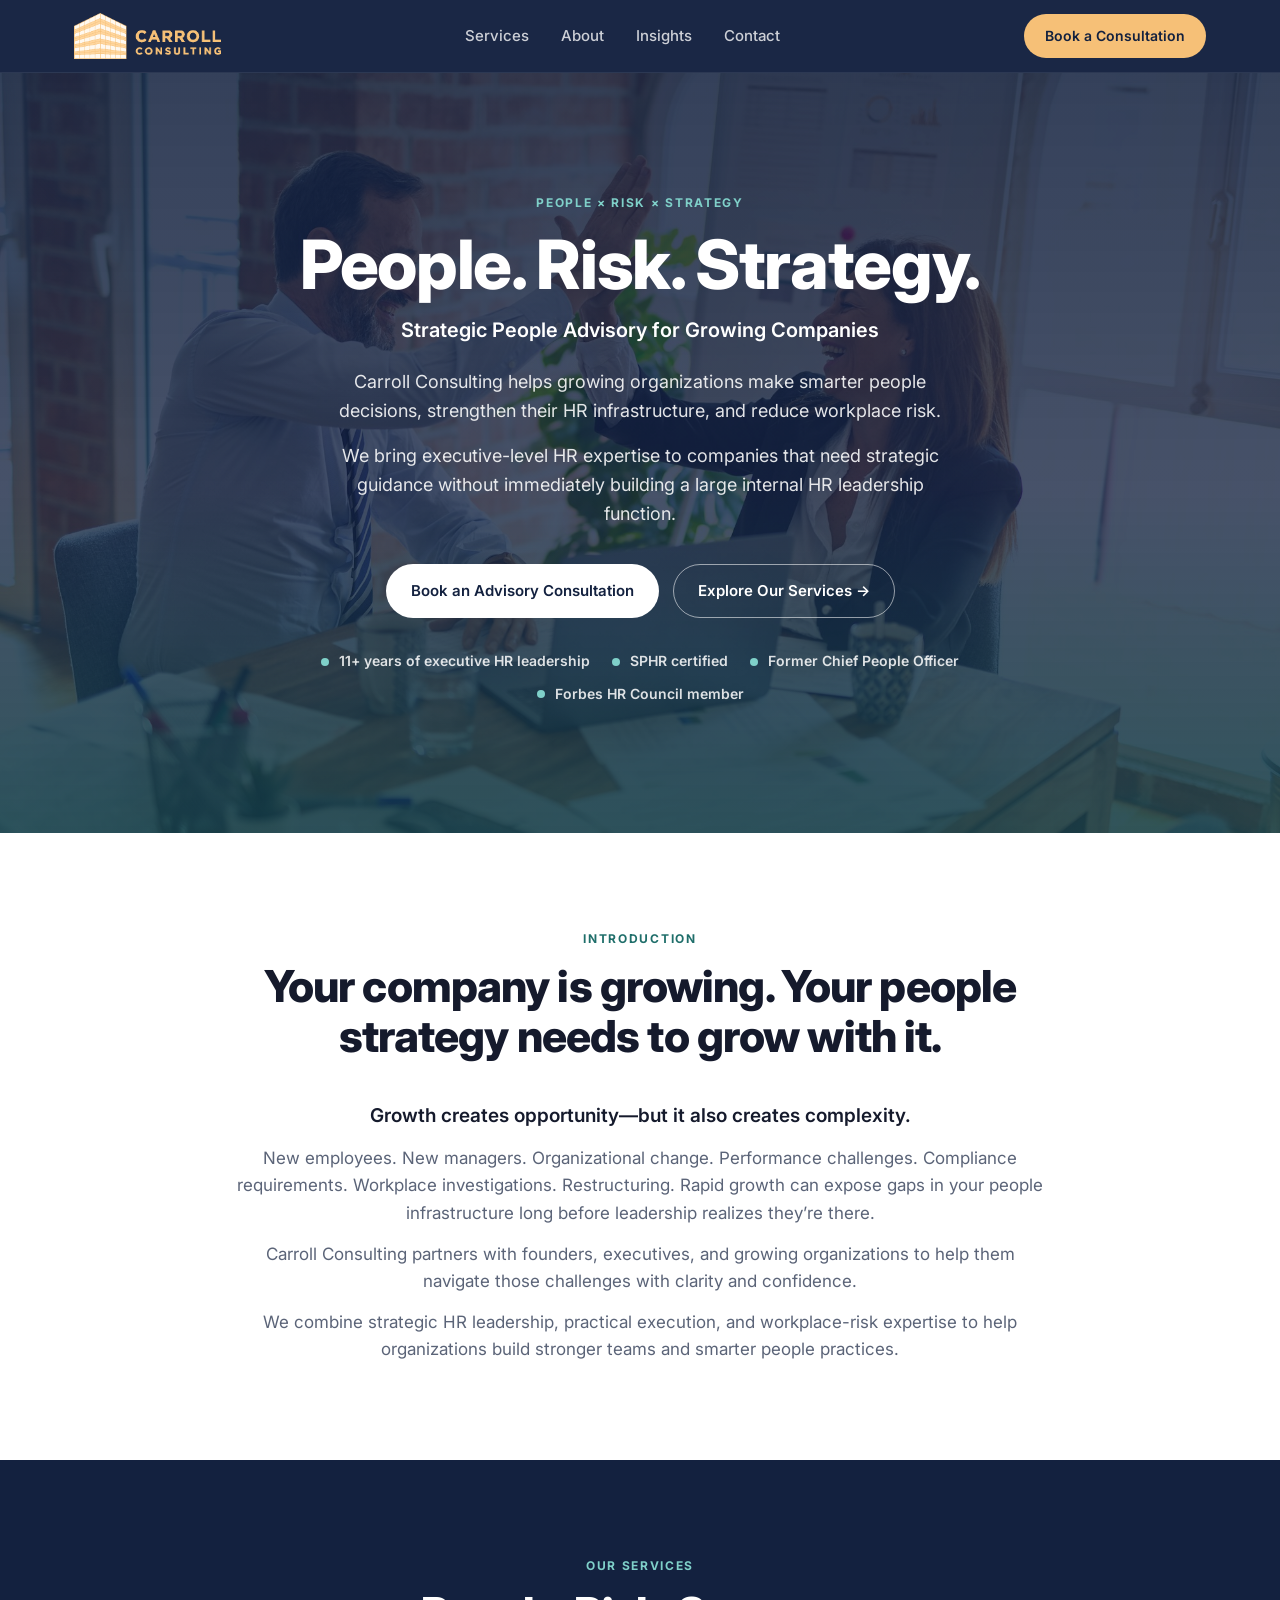
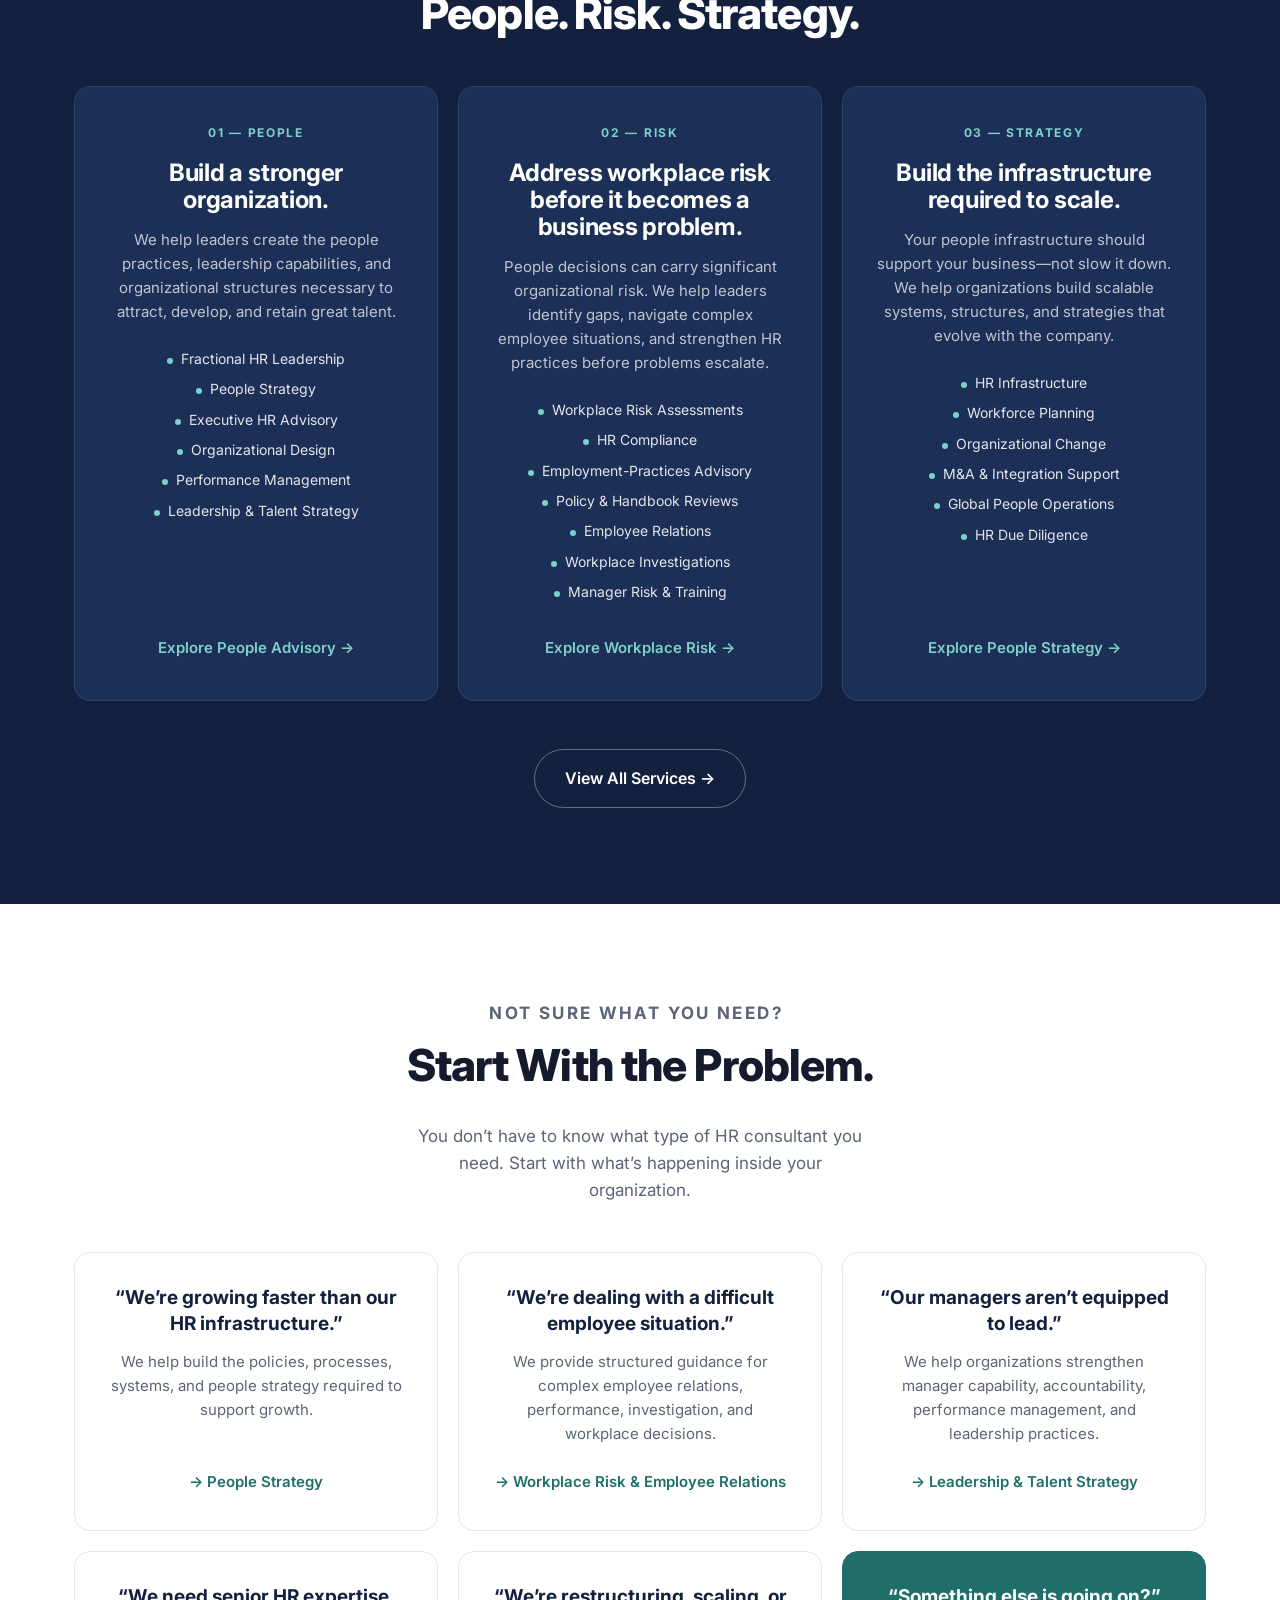
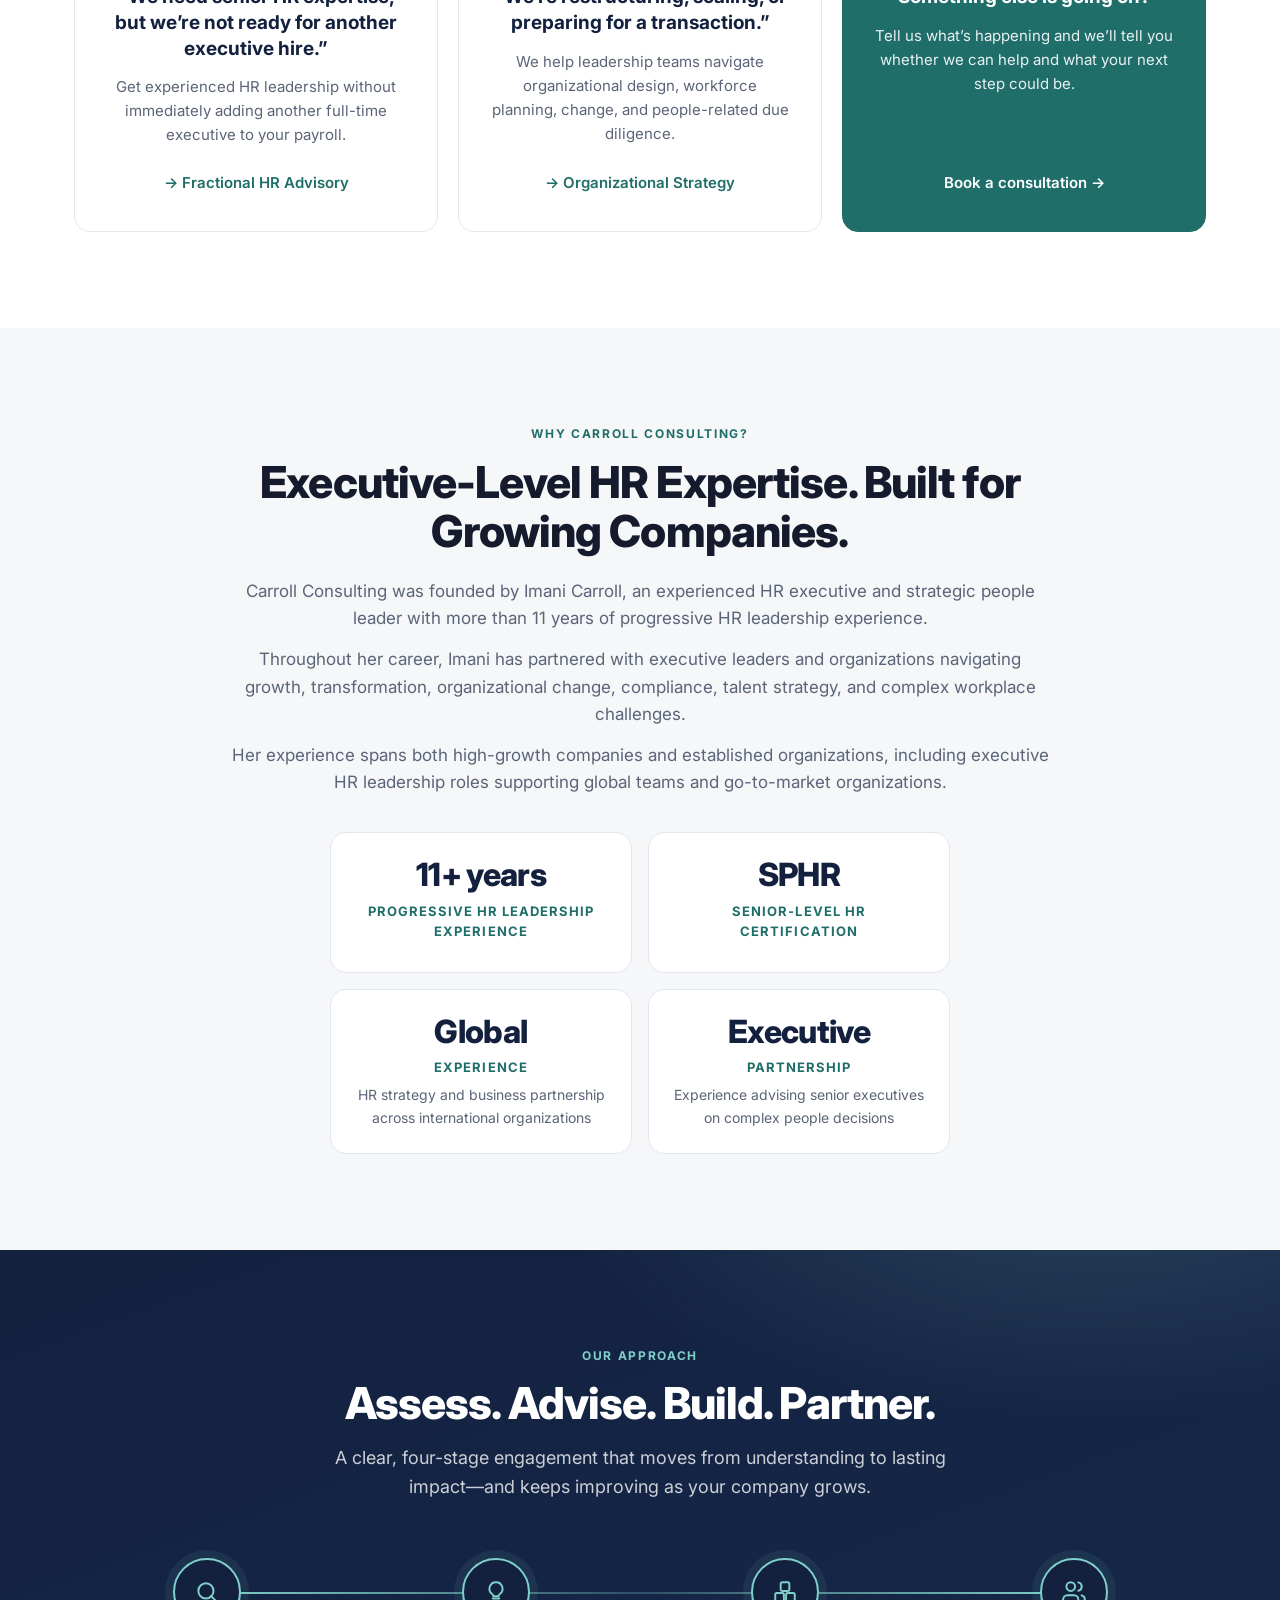
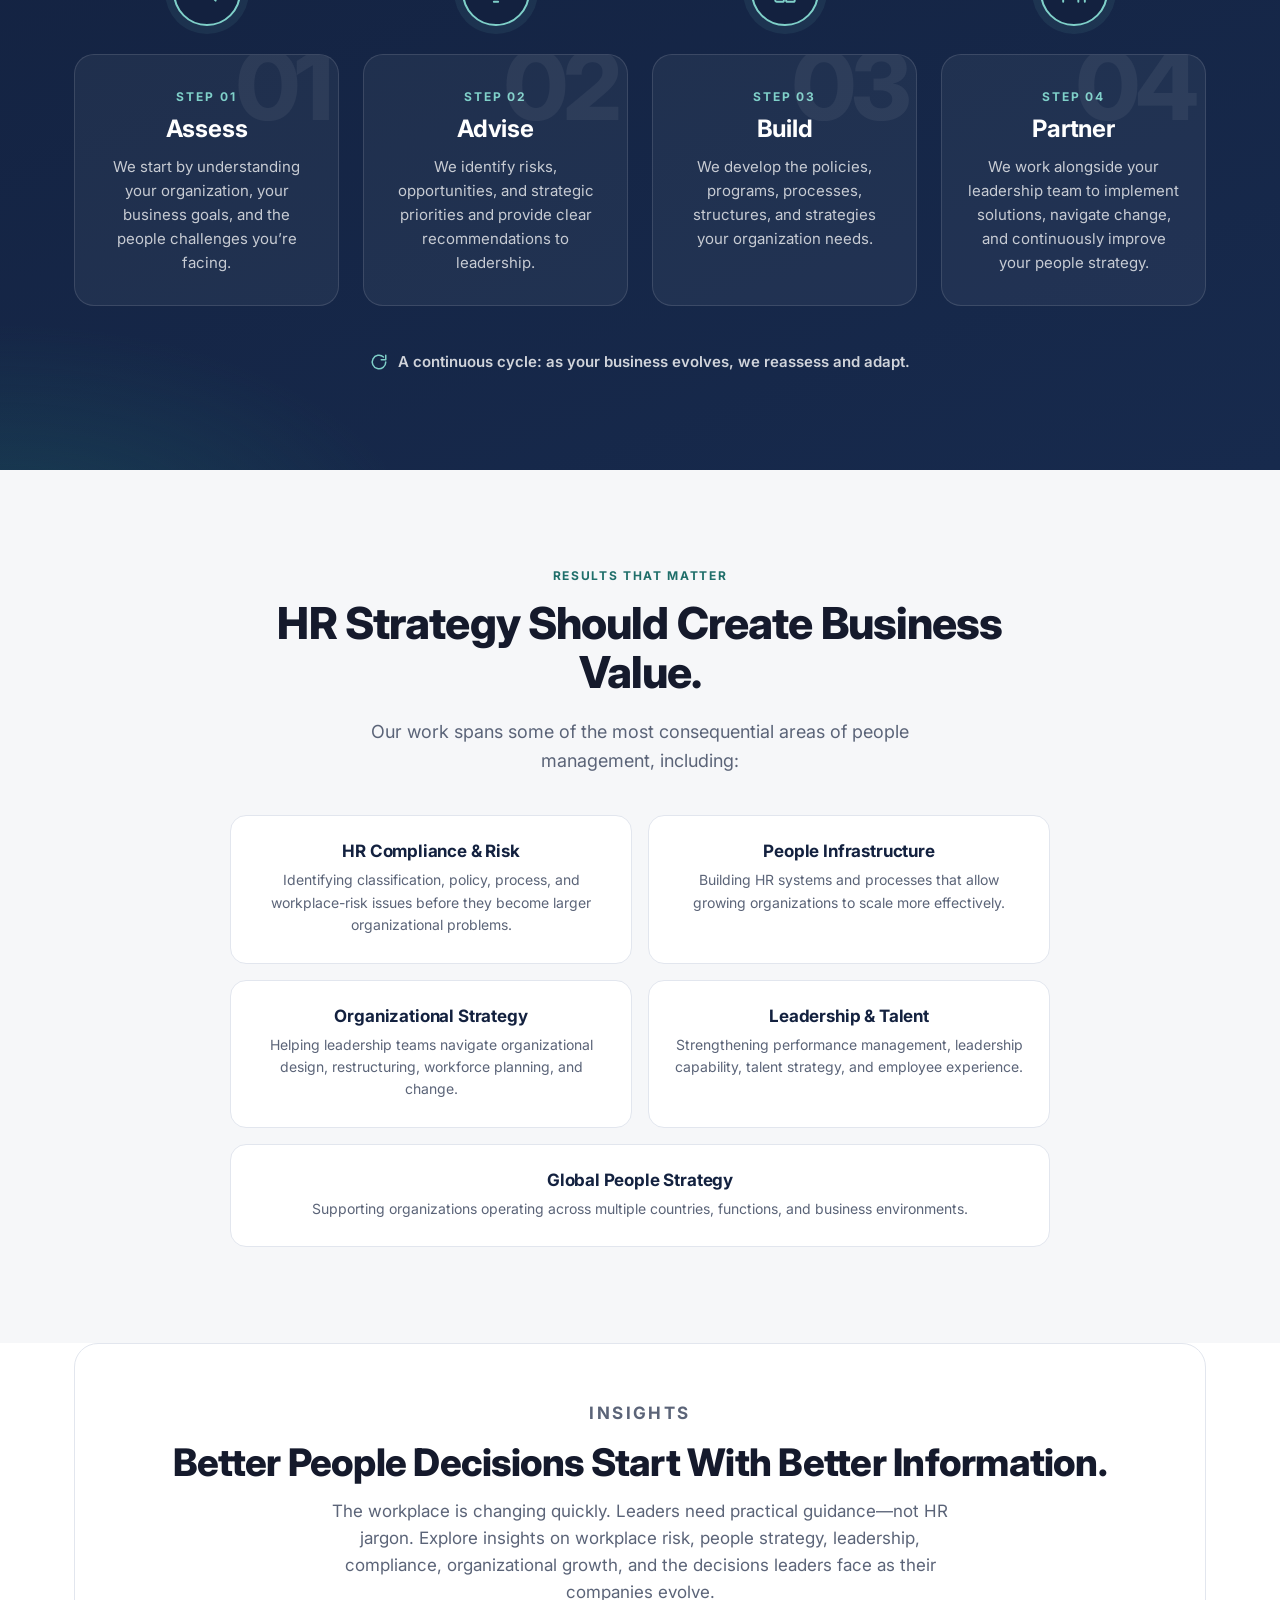
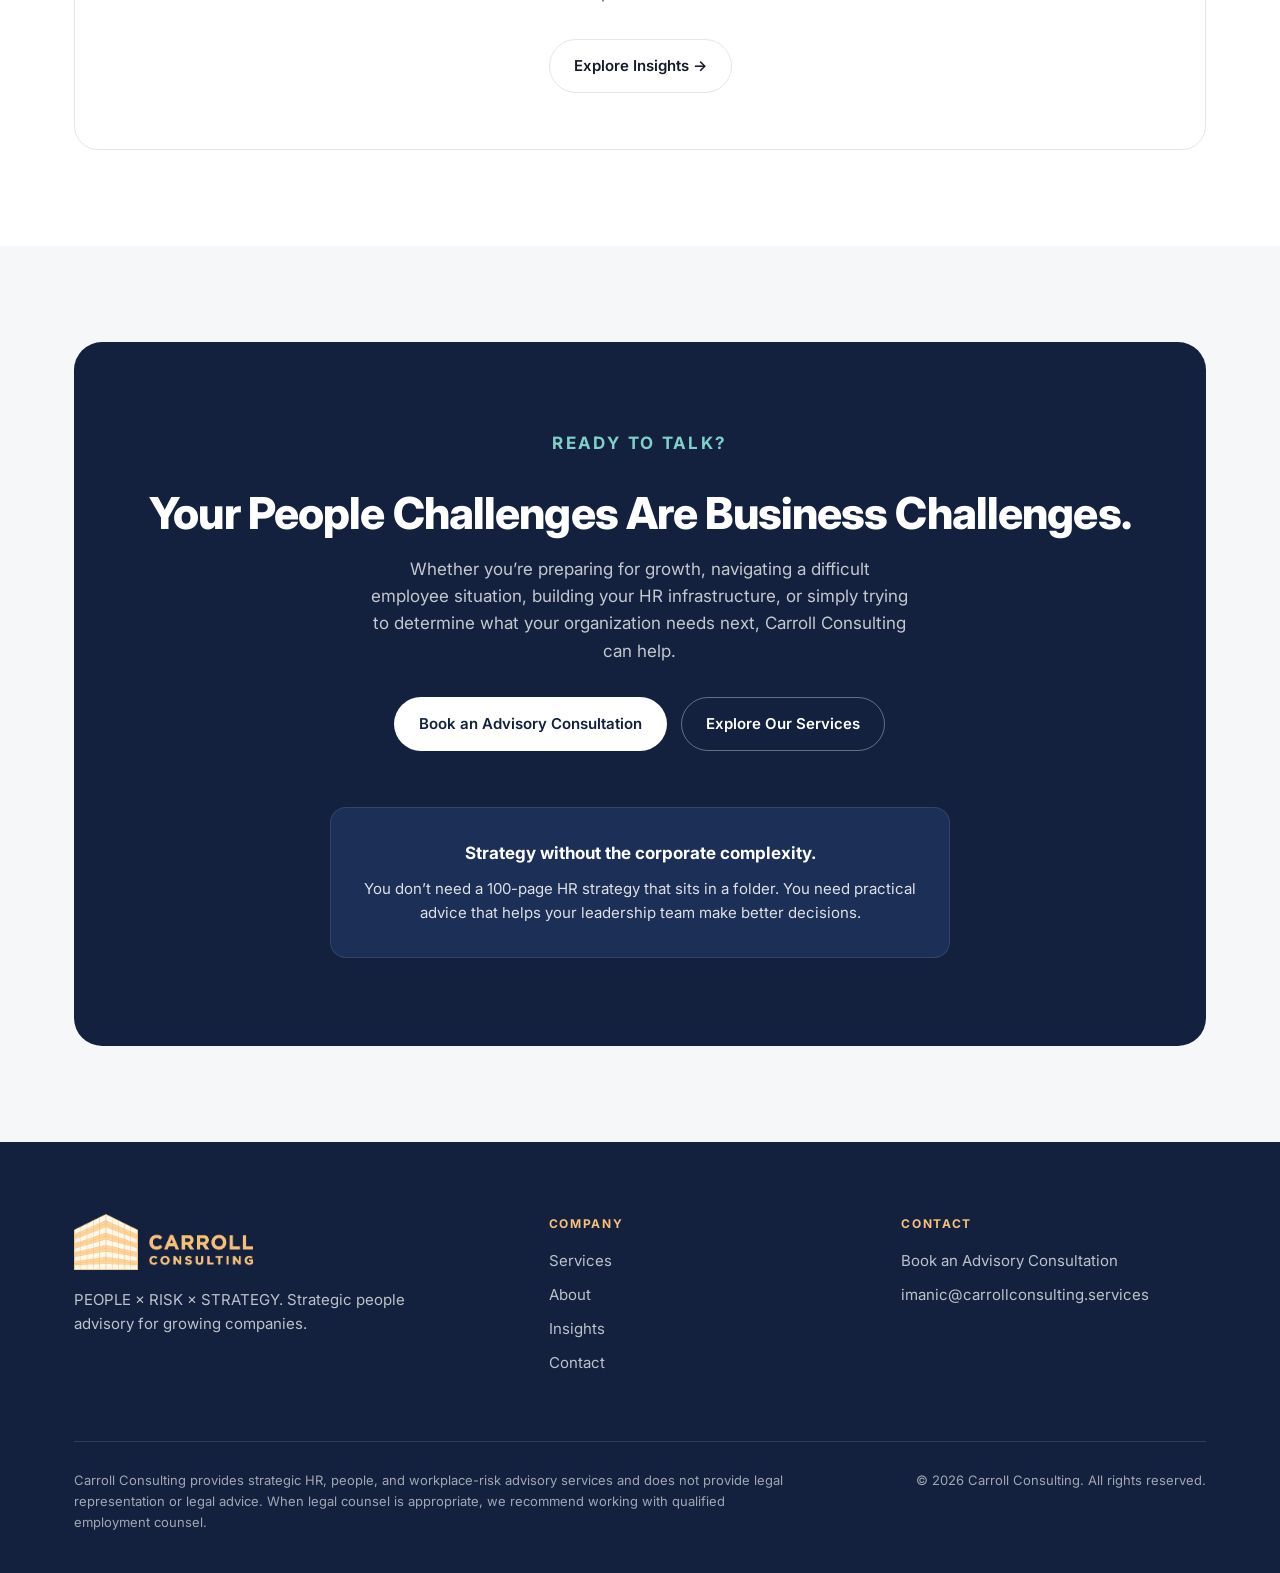
<file: index.html>
<!DOCTYPE html>
<html lang="en">
<head>
<meta charset="UTF-8">
<meta name="viewport" content="width=device-width, initial-scale=1">
<title>Carroll Consulting | People. Risk. Strategy.</title>
<meta name="description" content="Carroll Consulting helps growing organizations make smarter people decisions, strengthen their HR infrastructure, and reduce workplace risk.">
<meta property="og:type" content="website">
<meta property="og:site_name" content="Carroll Consulting">
<meta property="og:title" content="Carroll Consulting | People. Risk. Strategy.">
<meta property="og:description" content="Carroll Consulting helps growing organizations make smarter people decisions, strengthen their HR infrastructure, and reduce workplace risk.">
<meta name="twitter:card" content="summary">
<meta name="theme-color" content="#13213f">
<link rel="icon" type="image/png" sizes="32x32" href="assets/img/favicon-32.png">
<link rel="icon" type="image/png" sizes="192x192" href="assets/img/favicon-192.png">
<link rel="apple-touch-icon" href="assets/img/apple-touch-icon.png">
<link rel="preconnect" href="https://fonts.googleapis.com">
<link rel="preconnect" href="https://fonts.gstatic.com" crossorigin>
<link rel="stylesheet" href="css/styles.css">
<link rel="preload" as="image" href="assets/img/hero.jpg" media="(min-width: 701px)">
<link rel="preload" as="image" href="assets/img/hero-sm.jpg" media="(max-width: 700px)">
<link rel="preload" as="style" href="https://fonts.googleapis.com/css2?family=Inter:wght@400;500;600;700;800&display=swap">
<link rel="stylesheet" href="https://fonts.googleapis.com/css2?family=Inter:wght@400;500;600;700;800&display=swap" media="print" onload="this.media='all'">
<noscript><link rel="stylesheet" href="https://fonts.googleapis.com/css2?family=Inter:wght@400;500;600;700;800&display=swap"></noscript>
<script src="js/site.js" defer></script>
<script type="application/ld+json">
{
  "@context": "https://schema.org",
  "@type": "ProfessionalService",
  "name": "Carroll Consulting",
  "slogan": "People. Risk. Strategy.",
  "email": "imanic@carrollconsulting.services",
  "url": "https://carrollconsulting.services",
  "description": "Carroll Consulting helps growing organizations make smarter people decisions, strengthen their HR infrastructure, and reduce workplace risk.",
  "founder": {
    "@type": "Person",
    "name": "Imani Carroll",
    "jobTitle": "Founder & Principal Consultant"
  },
  "knowsAbout": ["Fractional HR leadership", "People strategy", "Workplace risk", "HR compliance", "Workplace investigations", "Organizational design", "Workforce planning"]
}
</script>
</head>
<body class="home-page">

<a class="skip-link" href="#main">Skip to main content</a>

<header class="nav">
  <div class="wrap">
    <a href="index.html" class="logo" aria-label="Carroll Consulting home"><img class="logo-full" src="assets/img/logo.png" alt="" width="454" height="142"><img class="logo-icon" src="assets/img/logo-mark.png" alt="" width="162" height="142"></a>
    <nav class="nav-links" id="primary-nav" aria-label="Primary">
      <a href="pages/services.html">Services</a>
      <a href="pages/about.html">About</a>
      <a href="pages/insights.html">Insights</a>
      <a href="pages/contact.html">Contact</a>
    </nav>
    <div class="nav-cta">
      <a href="pages/contact.html" class="btn btn-primary">Book a Consultation</a>
      <button class="nav-toggle" type="button" aria-expanded="false" aria-controls="primary-nav" aria-label="Open menu">
        <svg class="icon-menu" viewBox="0 0 24 24" fill="none" stroke="currentColor" stroke-width="2" stroke-linecap="round" aria-hidden="true"><path d="M4 7h16M4 12h16M4 17h16"/></svg>
        <svg class="icon-close" viewBox="0 0 24 24" fill="none" stroke="currentColor" stroke-width="2" stroke-linecap="round" aria-hidden="true"><path d="M6 6l12 12M18 6L6 18"/></svg>
      </button>
    </div>
  </div>
</header>

<main id="main">

<!-- HERO -->
<section class="hero">
  <div class="wrap hero-grid">
    <div>
      <p class="eyebrow">People × Risk × Strategy</p>
      <h1>People. Risk. Strategy.</h1>
      <p class="tagline">Strategic People Advisory for Growing Companies</p>
      <p class="lead">Carroll Consulting helps growing organizations make smarter people decisions, strengthen their HR infrastructure, and reduce workplace risk.</p>
      <p class="lead">We bring executive-level HR expertise to companies that need strategic guidance without immediately building a large internal HR leadership function.</p>
      <div class="hero-actions">
        <a href="pages/contact.html" class="btn btn-primary">Book an Advisory Consultation</a>
        <a href="pages/services.html" class="btn btn-ghost">Explore Our Services →</a>
      </div>
      <ul class="trust-strip" aria-label="Founder credentials">
        <li>11+ years of executive HR leadership</li>
        <li>SPHR certified</li>
        <li>Former Chief People Officer</li>
        <li>Forbes HR Council member</li>
      </ul>
    </div>
  </div>
</section>

<!-- INTRODUCTION -->
<section>
  <div class="wrap intro-grid">
    <div>
      <p class="eyebrow">Introduction</p>
      <h2>Your company is growing. Your people strategy needs to grow with it.</h2>
    </div>
    <div class="body-copy">
      <p class="strong">Growth creates opportunity—but it also creates complexity.</p>
      <p>New employees. New managers. Organizational change. Performance challenges. Compliance requirements. Workplace investigations. Restructuring. Rapid growth can expose gaps in your people infrastructure long before leadership realizes they’re there.</p>
      <p>Carroll Consulting partners with founders, executives, and growing organizations to help them navigate those challenges with clarity and confidence.</p>
      <p>We combine strategic HR leadership, practical execution, and workplace-risk expertise to help organizations build stronger teams and smarter people practices.</p>
    </div>
  </div>
</section>

<!-- THREE PILLARS -->
<section class="pillars">
  <div class="wrap">
    <p class="eyebrow">Our Services</p>
    <h2>People. Risk. Strategy.</h2>
    <div class="pillar-grid">

      <article class="pillar">
        <p class="num">01 — People</p>
        <h3>Build a stronger organization.</h3>
        <p>We help leaders create the people practices, leadership capabilities, and organizational structures necessary to attract, develop, and retain great talent.</p>
        <ul>
          <li>Fractional HR Leadership</li>
          <li>People Strategy</li>
          <li>Executive HR Advisory</li>
          <li>Organizational Design</li>
          <li>Performance Management</li>
          <li>Leadership &amp; Talent Strategy</li>
        </ul>
        <a href="pages/services.html#people" class="link">Explore People Advisory →</a>
      </article>

      <article class="pillar">
        <p class="num">02 — Risk</p>
        <h3>Address workplace risk before it becomes a business problem.</h3>
        <p>People decisions can carry significant organizational risk. We help leaders identify gaps, navigate complex employee situations, and strengthen HR practices before problems escalate.</p>
        <ul>
          <li>Workplace Risk Assessments</li>
          <li>HR Compliance</li>
          <li>Employment-Practices Advisory</li>
          <li>Policy &amp; Handbook Reviews</li>
          <li>Employee Relations</li>
          <li>Workplace Investigations</li>
          <li>Manager Risk &amp; Training</li>
        </ul>
        <a href="pages/services.html#risk" class="link">Explore Workplace Risk →</a>
      </article>

      <article class="pillar">
        <p class="num">03 — Strategy</p>
        <h3>Build the infrastructure required to scale.</h3>
        <p>Your people infrastructure should support your business—not slow it down. We help organizations build scalable systems, structures, and strategies that evolve with the company.</p>
        <ul>
          <li>HR Infrastructure</li>
          <li>Workforce Planning</li>
          <li>Organizational Change</li>
          <li>M&amp;A &amp; Integration Support</li>
          <li>Global People Operations</li>
          <li>HR Due Diligence</li>
        </ul>
        <a href="pages/services.html#strategy" class="link">Explore People Strategy →</a>
      </article>

    </div>
    <div class="pillars-cta">
      <a href="pages/services.html" class="btn btn-outline-light">View All Services →</a>
    </div>
  </div>
</section>

<!-- START WITH THE PROBLEM -->
<section>
  <div class="wrap">
    <div class="problems-head">
      <div>
        <p class="eyebrow">Not sure what you need?</p>
        <h2>Start With the Problem.</h2>
      </div>
      <p>You don’t have to know what type of HR consultant you need. Start with what’s happening inside your organization.</p>
    </div>

    <div class="problem-grid">
      <article class="problem">
        <q>We’re growing faster than our HR infrastructure.</q>
        <p>We help build the policies, processes, systems, and people strategy required to support growth.</p>
        <a href="pages/services.html#strategy" class="link">→ People Strategy</a>
      </article>

      <article class="problem">
        <q>We’re dealing with a difficult employee situation.</q>
        <p>We provide structured guidance for complex employee relations, performance, investigation, and workplace decisions.</p>
        <a href="pages/services.html#risk" class="link">→ Workplace Risk &amp; Employee Relations</a>
      </article>

      <article class="problem">
        <q>Our managers aren’t equipped to lead.</q>
        <p>We help organizations strengthen manager capability, accountability, performance management, and leadership practices.</p>
        <a href="pages/services.html#people" class="link">→ Leadership &amp; Talent Strategy</a>
      </article>

      <article class="problem">
        <q>We need senior HR expertise, but we’re not ready for another executive hire.</q>
        <p>Get experienced HR leadership without immediately adding another full-time executive to your payroll.</p>
        <a href="pages/services.html#engagement" class="link">→ Fractional HR Advisory</a>
      </article>

      <article class="problem">
        <q>We’re restructuring, scaling, or preparing for a transaction.</q>
        <p>We help leadership teams navigate organizational design, workforce planning, change, and people-related due diligence.</p>
        <a href="pages/services.html#strategy" class="link">→ Organizational Strategy</a>
      </article>

      <article class="problem highlight">
        <q>Something else is going on?</q>
        <p>Tell us what’s happening and we’ll tell you whether we can help and what your next step could be.</p>
        <a href="pages/contact.html" class="link">Book a consultation →</a>
      </article>
    </div>
  </div>
</section>

<!-- WHY CARROLL -->
<section class="why">
  <div class="wrap why-grid">
    <div>
      <p class="eyebrow">Why Carroll Consulting?</p>
      <h2>Executive-Level HR Expertise. Built for Growing Companies.</h2>
      <div class="body-copy">
        <p>Carroll Consulting was founded by Imani Carroll, an experienced HR executive and strategic people leader with more than 11 years of progressive HR leadership experience.</p>
        <p>Throughout her career, Imani has partnered with executive leaders and organizations navigating growth, transformation, organizational change, compliance, talent strategy, and complex workplace challenges.</p>
        <p>Her experience spans both high-growth companies and established organizations, including executive HR leadership roles supporting global teams and go-to-market organizations.</p>
      </div>
      <div class="stats">
        <div class="stat"><div class="big">11+ years</div><p class="label">Progressive HR leadership experience</p></div>
        <div class="stat"><div class="big">SPHR</div><p class="label">Senior-level HR certification</p></div>
        <div class="stat"><div class="big">Global</div><p class="label">Experience</p><p>HR strategy and business partnership across international organizations</p></div>
        <div class="stat"><div class="big">Executive</div><p class="label">Partnership</p><p>Experience advising senior executives on complex people decisions</p></div>
      </div>
    </div>
  </div>
</section>

<!-- OUR APPROACH -->
<section class="approach">
  <div class="wrap">
    <div class="section-head">
      <p class="eyebrow">Our Approach</p>
      <h2>Assess. Advise. Build. Partner.</h2>
      <p class="lead">A clear, four-stage engagement that moves from understanding to lasting impact—and keeps improving as your company grows.</p>
    </div>
    <ol class="journey">
      <li class="journey-step">
        <span class="journey-node" aria-hidden="true"><svg viewBox="0 0 24 24" width="26" height="26" fill="none" stroke="currentColor" stroke-width="1.8" stroke-linecap="round" stroke-linejoin="round"><circle cx="11" cy="11" r="7"/><path d="m20 20-4.2-4.2"/></svg></span>
        <div class="journey-card">
          <span class="journey-num" aria-hidden="true">01</span>
          <p class="journey-kicker">Step 01</p>
          <h3>Assess</h3>
          <p>We start by understanding your organization, your business goals, and the people challenges you’re facing.</p>
        </div>
      </li>
      <li class="journey-step">
        <span class="journey-node" aria-hidden="true"><svg viewBox="0 0 24 24" width="26" height="26" fill="none" stroke="currentColor" stroke-width="1.8" stroke-linecap="round" stroke-linejoin="round"><path d="M9 18h6"/><path d="M10 21h4"/><path d="M12 3a6 6 0 0 0-3.5 10.9c.6.4 1 1.1 1 1.8V16h5v-.3c0-.7.4-1.4 1-1.8A6 6 0 0 0 12 3Z"/></svg></span>
        <div class="journey-card">
          <span class="journey-num" aria-hidden="true">02</span>
          <p class="journey-kicker">Step 02</p>
          <h3>Advise</h3>
          <p>We identify risks, opportunities, and strategic priorities and provide clear recommendations to leadership.</p>
        </div>
      </li>
      <li class="journey-step">
        <span class="journey-node" aria-hidden="true"><svg viewBox="0 0 24 24" width="26" height="26" fill="none" stroke="currentColor" stroke-width="1.8" stroke-linecap="round" stroke-linejoin="round"><rect x="3" y="13" width="8" height="8" rx="1.5"/><rect x="13" y="13" width="8" height="8" rx="1.5"/><rect x="8" y="3" width="8" height="8" rx="1.5"/></svg></span>
        <div class="journey-card">
          <span class="journey-num" aria-hidden="true">03</span>
          <p class="journey-kicker">Step 03</p>
          <h3>Build</h3>
          <p>We develop the policies, programs, processes, structures, and strategies your organization needs.</p>
        </div>
      </li>
      <li class="journey-step">
        <span class="journey-node" aria-hidden="true"><svg viewBox="0 0 24 24" width="26" height="26" fill="none" stroke="currentColor" stroke-width="1.8" stroke-linecap="round" stroke-linejoin="round"><path d="M16 21v-2a4 4 0 0 0-4-4H6a4 4 0 0 0-4 4v2"/><circle cx="9" cy="7" r="4"/><path d="M22 21v-2a4 4 0 0 0-3-3.9"/><path d="M16 3.1a4 4 0 0 1 0 7.8"/></svg></span>
        <div class="journey-card">
          <span class="journey-num" aria-hidden="true">04</span>
          <p class="journey-kicker">Step 04</p>
          <h3>Partner</h3>
          <p>We work alongside your leadership team to implement solutions, navigate change, and continuously improve your people strategy.</p>
        </div>
      </li>
    </ol>
    <p class="journey-loop"><svg viewBox="0 0 24 24" width="18" height="18" fill="none" stroke="currentColor" stroke-width="2" stroke-linecap="round" stroke-linejoin="round" aria-hidden="true"><path d="M21 12a9 9 0 1 1-3-6.7"/><path d="M21 3v6h-6"/></svg> A continuous cycle: as your business evolves, we reassess and adapt.</p>
  </div>
</section>

<!-- RESULTS THAT MATTER -->
<section class="results">
  <div class="wrap results-grid">
    <div>
      <p class="eyebrow">Results That Matter</p>
      <h2>HR Strategy Should Create Business Value.</h2>
      <p class="lead">Our work spans some of the most consequential areas of people management, including:</p>
    </div>
    <div class="result-cards">
      <div class="result"><h3>HR Compliance &amp; Risk</h3><p>Identifying classification, policy, process, and workplace-risk issues before they become larger organizational problems.</p></div>
      <div class="result"><h3>People Infrastructure</h3><p>Building HR systems and processes that allow growing organizations to scale more effectively.</p></div>
      <div class="result"><h3>Organizational Strategy</h3><p>Helping leadership teams navigate organizational design, restructuring, workforce planning, and change.</p></div>
      <div class="result"><h3>Leadership &amp; Talent</h3><p>Strengthening performance management, leadership capability, talent strategy, and employee experience.</p></div>
      <div class="result wide"><h3>Global People Strategy</h3><p>Supporting organizations operating across multiple countries, functions, and business environments.</p></div>
    </div>
  </div>
</section>

<!-- INSIGHTS TEASER -->
<section class="pt-0">
  <div class="wrap">
    <div class="insights-box">
      <div>
        <p class="eyebrow">Insights</p>
        <h2>Better People Decisions Start With Better Information.</h2>
        <p>The workplace is changing quickly. Leaders need practical guidance—not HR jargon. Explore insights on workplace risk, people strategy, leadership, compliance, organizational growth, and the decisions leaders face as their companies evolve.</p>
      </div>
      <a href="pages/insights.html" class="btn btn-ghost">Explore Insights →</a>
    </div>
  </div>
</section>

<!-- CTA -->
<section class="cta">
  <div class="wrap">
    <div class="cta-box">
      <div>
        <p class="eyebrow">Ready to talk?</p>
        <h2>Your People Challenges Are Business Challenges.</h2>
        <p>Whether you’re preparing for growth, navigating a difficult employee situation, building your HR infrastructure, or simply trying to determine what your organization needs next, Carroll Consulting can help.</p>
        <div class="hero-actions">
          <a href="pages/contact.html" class="btn btn-light">Book an Advisory Consultation</a>
          <a href="pages/services.html" class="btn btn-outline-light">Explore Our Services</a>
        </div>
      </div>
      <aside class="cta-side">
        <strong>Strategy without the corporate complexity.</strong>
        You don’t need a 100-page HR strategy that sits in a folder. You need practical advice that helps your leadership team make better decisions.
      </aside>
    </div>
  </div>
</section>

</main>

<footer>
  <div class="wrap">
    <div class="foot-grid">
      <div>
        <a href="index.html" class="logo" aria-label="Carroll Consulting home"><img class="logo-full" src="assets/img/logo.png" alt="" width="454" height="142" loading="lazy"></a>
        <p>PEOPLE × RISK × STRATEGY. Strategic people advisory for growing companies.</p>
      </div>
      <nav class="foot-col" aria-label="Footer">
        <h4>Company</h4>
        <a href="pages/services.html">Services</a>
        <a href="pages/about.html">About</a>
        <a href="pages/insights.html">Insights</a>
        <a href="pages/contact.html">Contact</a>
      </nav>
      <div class="foot-col">
        <h4>Contact</h4>
        <a href="pages/contact.html">Book an Advisory Consultation</a>
        <a href="mailto:imanic@carrollconsulting.services">imanic@carrollconsulting.services</a>
      </div>
    </div>
    <div class="legal">
      <p>Carroll Consulting provides strategic HR, people, and workplace-risk advisory services and does not provide legal representation or legal advice. When legal counsel is appropriate, we recommend working with qualified employment counsel.</p>
      <p>© 2026 Carroll Consulting. All rights reserved.</p>
    </div>
  </div>
</footer>

</body>
</html>
</file>
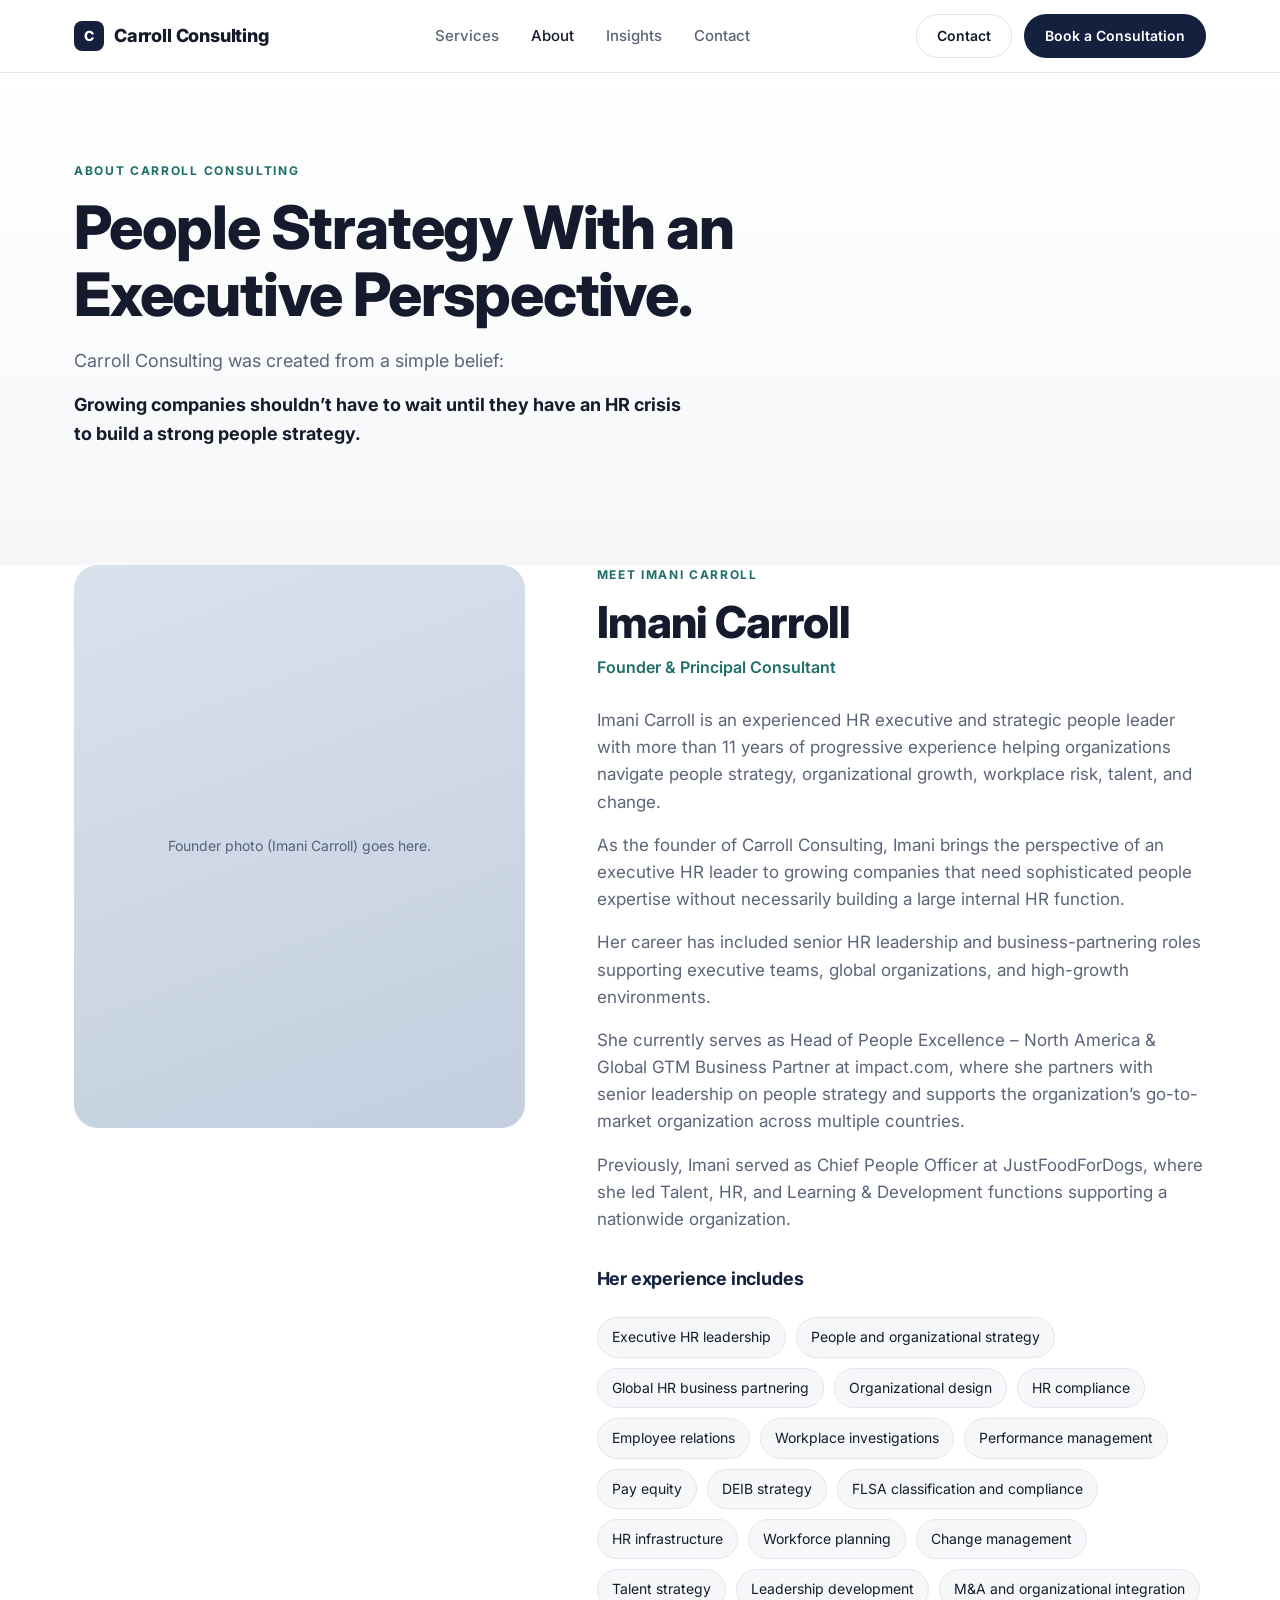
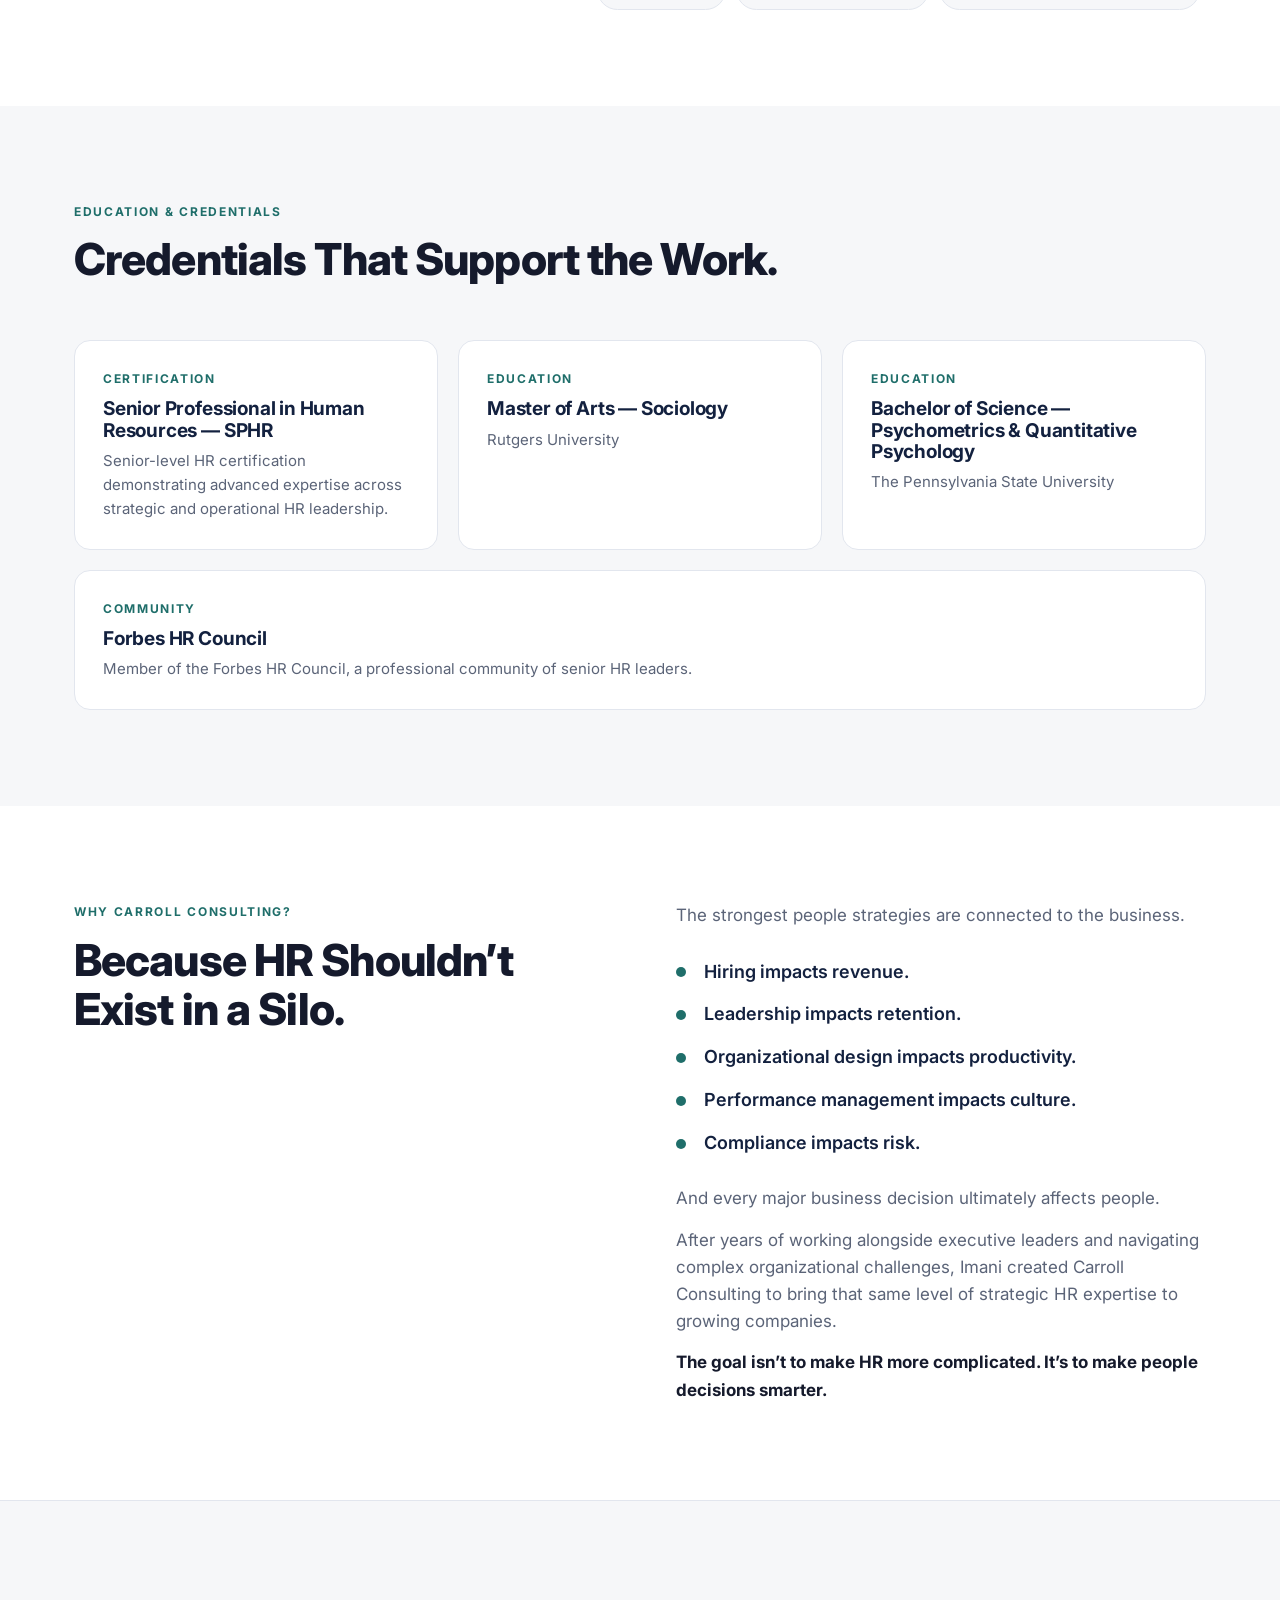
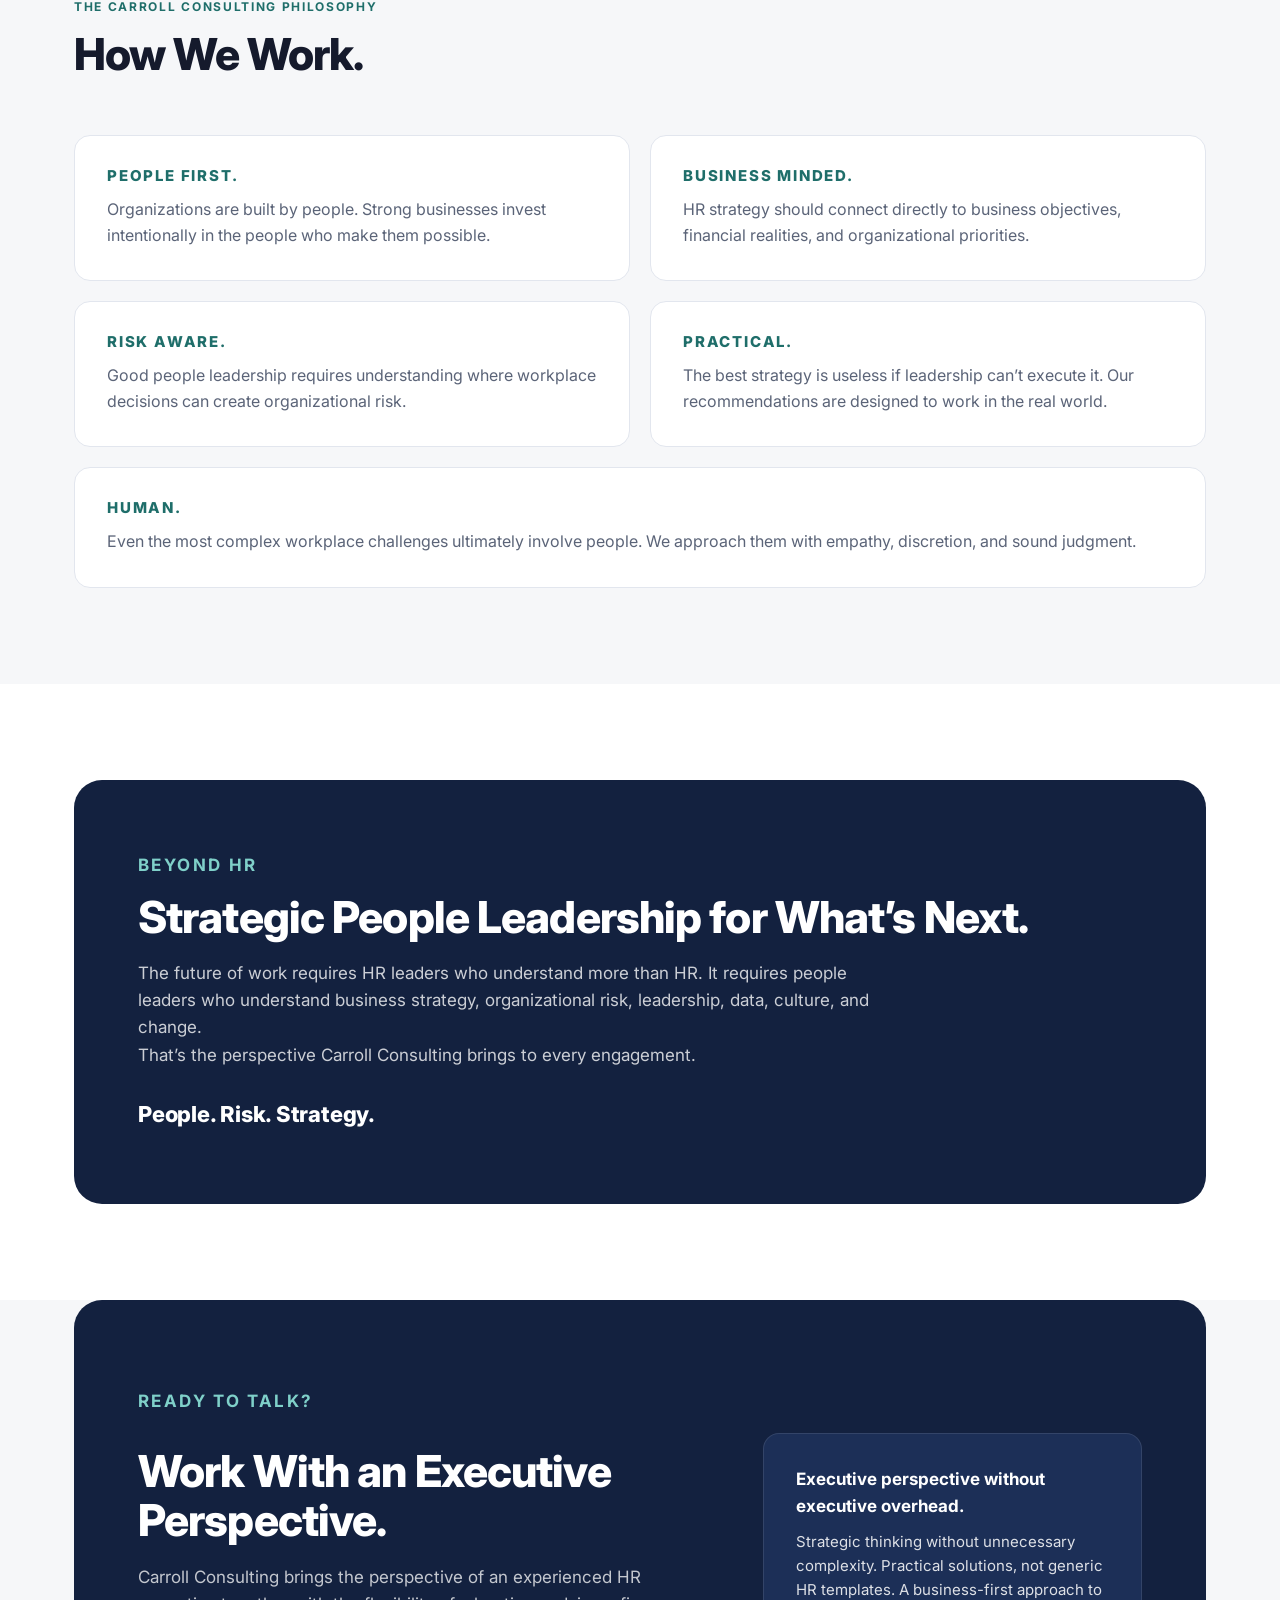
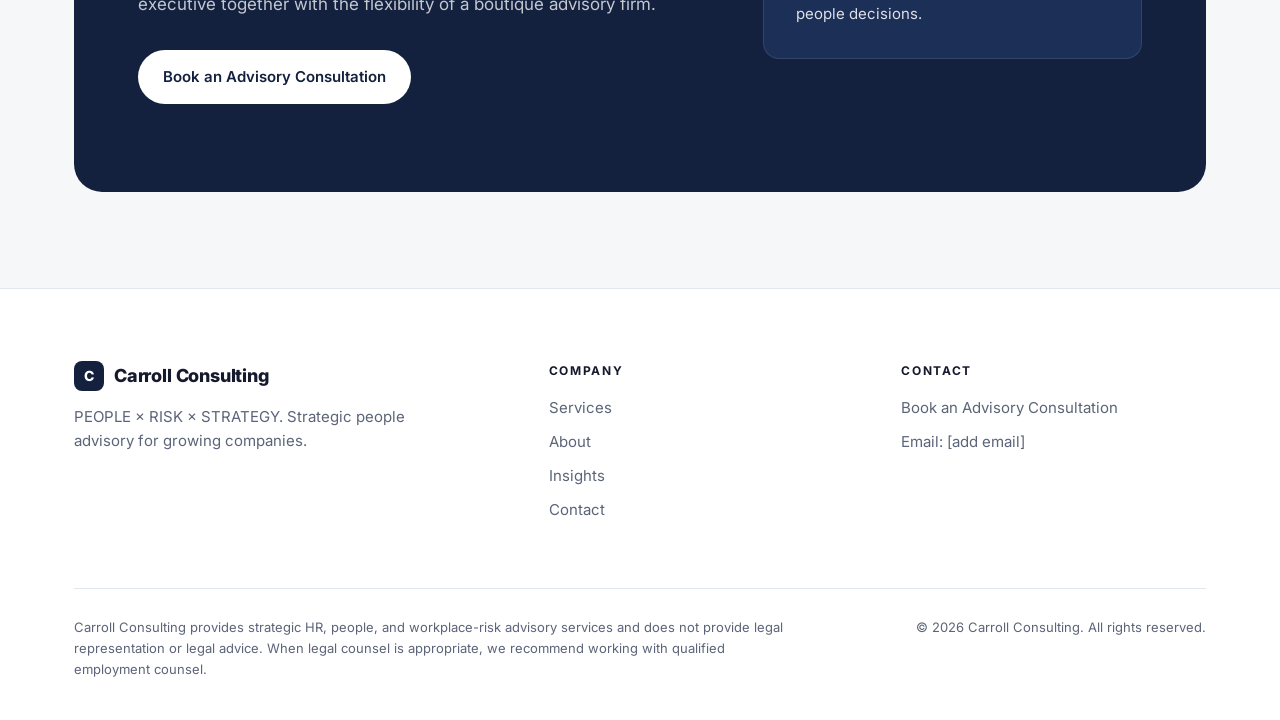
<file: about.html>
<!DOCTYPE html>
<html lang="en">
<head>
<meta charset="UTF-8">
<meta name="viewport" content="width=device-width, initial-scale=1">
<title>About | Carroll Consulting</title>
<meta name="description" content="Meet Imani Carroll, founder of Carroll Consulting, and the people-first, business-minded approach behind the firm.">
<link rel="preconnect" href="https://fonts.googleapis.com">
<link rel="preconnect" href="https://fonts.gstatic.com" crossorigin>
<link href="https://fonts.googleapis.com/css2?family=Inter:wght@400;500;600;700;800&display=swap" rel="stylesheet">
<link rel="stylesheet" href="styles.css">
</head>
<body>

<header class="nav">
  <div class="wrap">
    <a href="index.html" class="logo"><span class="logo-mark">C</span>Carroll Consulting</a>
    <nav class="nav-links" aria-label="Primary">
      <a href="services.html">Services</a>
      <a href="about.html" class="is-active">About</a>
      <a href="insights.html">Insights</a>
      <a href="contact.html">Contact</a>
    </nav>
    <div class="nav-cta">
      <a href="contact.html" class="btn btn-ghost">Contact</a>
      <a href="contact.html" class="btn btn-primary">Book a Consultation</a>
    </div>
  </div>
</header>

<main>

<!-- HERO -->
<section class="page-hero">
  <div class="wrap">
    <p class="eyebrow">About Carroll Consulting</p>
    <h1>People Strategy With an Executive Perspective.</h1>
    <p class="lead">Carroll Consulting was created from a simple belief:</p>
    <p class="lead"><strong style="color:var(--ink)">Growing companies shouldn’t have to wait until they have an HR crisis to build a strong people strategy.</strong></p>
  </div>
</section>

<!-- FOUNDER -->
<section style="padding-top:0">
  <div class="wrap founder">
    <div class="founder-photo" role="img" aria-label="Founder photo placeholder">
      Founder photo (Imani Carroll) goes here.
    </div>
    <div>
      <p class="eyebrow">Meet Imani Carroll</p>
      <h2>Imani Carroll</h2>
      <p class="role">Founder &amp; Principal Consultant</p>
      <div class="body-copy">
        <p>Imani Carroll is an experienced HR executive and strategic people leader with more than 11 years of progressive experience helping organizations navigate people strategy, organizational growth, workplace risk, talent, and change.</p>
        <p>As the founder of Carroll Consulting, Imani brings the perspective of an executive HR leader to growing companies that need sophisticated people expertise without necessarily building a large internal HR function.</p>
        <p>Her career has included senior HR leadership and business-partnering roles supporting executive teams, global organizations, and high-growth environments.</p>
        <p>She currently serves as Head of People Excellence – North America &amp; Global GTM Business Partner at impact.com, where she partners with senior leadership on people strategy and supports the organization’s go-to-market organization across multiple countries.</p>
        <p>Previously, Imani served as Chief People Officer at JustFoodForDogs, where she led Talent, HR, and Learning &amp; Development functions supporting a nationwide organization.</p>
      </div>

      <h3 style="margin-top:36px;font-size:18px;color:var(--navy)">Her experience includes</h3>
      <div class="tag-list">
        <span>Executive HR leadership</span>
        <span>People and organizational strategy</span>
        <span>Global HR business partnering</span>
        <span>Organizational design</span>
        <span>HR compliance</span>
        <span>Employee relations</span>
        <span>Workplace investigations</span>
        <span>Performance management</span>
        <span>Pay equity</span>
        <span>DEIB strategy</span>
        <span>FLSA classification and compliance</span>
        <span>HR infrastructure</span>
        <span>Workforce planning</span>
        <span>Change management</span>
        <span>Talent strategy</span>
        <span>Leadership development</span>
        <span>M&amp;A and organizational integration</span>
      </div>
    </div>
  </div>
</section>

<!-- EDUCATION & CREDENTIALS -->
<section class="results">
  <div class="wrap">
    <div class="section-head">
      <p class="eyebrow">Education &amp; Credentials</p>
      <h2>Credentials That Support the Work.</h2>
    </div>
    <div class="creds-grid">
      <div class="cred">
        <div class="label">Certification</div>
        <h3>Senior Professional in Human Resources — SPHR</h3>
        <p>Senior-level HR certification demonstrating advanced expertise across strategic and operational HR leadership.</p>
      </div>
      <div class="cred">
        <div class="label">Education</div>
        <h3>Master of Arts — Sociology</h3>
        <p>Rutgers University</p>
      </div>
      <div class="cred">
        <div class="label">Education</div>
        <h3>Bachelor of Science — Psychometrics &amp; Quantitative Psychology</h3>
        <p>The Pennsylvania State University</p>
      </div>
      <div class="cred" style="grid-column:1 / -1">
        <div class="label">Community</div>
        <h3>Forbes HR Council</h3>
        <p>Member of the Forbes HR Council, a professional community of senior HR leaders.</p>
      </div>
    </div>
  </div>
</section>

<!-- WHY: HR SHOULDN'T EXIST IN A SILO -->
<section>
  <div class="wrap split-2">
    <div>
      <p class="eyebrow">Why Carroll Consulting?</p>
      <h2>Because HR Shouldn’t Exist in a Silo.</h2>
    </div>
    <div class="body-copy">
      <p>The strongest people strategies are connected to the business.</p>
      <ul class="silo-list">
        <li>Hiring impacts revenue.</li>
        <li>Leadership impacts retention.</li>
        <li>Organizational design impacts productivity.</li>
        <li>Performance management impacts culture.</li>
        <li>Compliance impacts risk.</li>
      </ul>
      <p>And every major business decision ultimately affects people.</p>
      <p>After years of working alongside executive leaders and navigating complex organizational challenges, Imani created Carroll Consulting to bring that same level of strategic HR expertise to growing companies.</p>
      <p><strong>The goal isn’t to make HR more complicated. It’s to make people decisions smarter.</strong></p>
    </div>
  </div>
</section>

<!-- PHILOSOPHY -->
<section class="service-block alt">
  <div class="wrap">
    <div class="section-head">
      <p class="eyebrow">The Carroll Consulting Philosophy</p>
      <h2>How We Work.</h2>
    </div>
    <div class="philosophy-grid">
      <div class="philo">
        <h3>People First.</h3>
        <p>Organizations are built by people. Strong businesses invest intentionally in the people who make them possible.</p>
      </div>
      <div class="philo">
        <h3>Business Minded.</h3>
        <p>HR strategy should connect directly to business objectives, financial realities, and organizational priorities.</p>
      </div>
      <div class="philo">
        <h3>Risk Aware.</h3>
        <p>Good people leadership requires understanding where workplace decisions can create organizational risk.</p>
      </div>
      <div class="philo">
        <h3>Practical.</h3>
        <p>The best strategy is useless if leadership can’t execute it. Our recommendations are designed to work in the real world.</p>
      </div>
      <div class="philo" style="grid-column:1 / -1">
        <h3>Human.</h3>
        <p>Even the most complex workplace challenges ultimately involve people. We approach them with empathy, discretion, and sound judgment.</p>
      </div>
    </div>
  </div>
</section>

<!-- BEYOND HR -->
<section>
  <div class="wrap">
    <div class="beyond">
      <p class="eyebrow">Beyond HR</p>
      <h2>Strategic People Leadership for What’s Next.</h2>
      <p>The future of work requires HR leaders who understand more than HR. It requires people leaders who understand business strategy, organizational risk, leadership, data, culture, and change.</p>
      <p>That’s the perspective Carroll Consulting brings to every engagement.</p>
      <p class="big-line">People. Risk. Strategy.</p>
    </div>
  </div>
</section>

<!-- CTA -->
<section class="cta" style="padding-top:0">
  <div class="wrap">
    <div class="cta-box">
      <div>
        <p class="eyebrow">Ready to talk?</p>
        <h2>Work With an Executive Perspective.</h2>
        <p>Carroll Consulting brings the perspective of an experienced HR executive together with the flexibility of a boutique advisory firm.</p>
        <div class="hero-actions">
          <a href="contact.html" class="btn btn-light">Book an Advisory Consultation</a>
        </div>
      </div>
      <aside class="cta-side">
        <strong>Executive perspective without executive overhead.</strong>
        Strategic thinking without unnecessary complexity. Practical solutions, not generic HR templates. A business-first approach to people decisions.
      </aside>
    </div>
  </div>
</section>

</main>

<footer>
  <div class="wrap">
    <div class="foot-grid">
      <div>
        <a href="index.html" class="logo"><span class="logo-mark">C</span>Carroll Consulting</a>
        <p>PEOPLE × RISK × STRATEGY. Strategic people advisory for growing companies.</p>
      </div>
      <div class="foot-col">
        <h4>Company</h4>
        <a href="services.html">Services</a>
        <a href="about.html">About</a>
        <a href="insights.html">Insights</a>
        <a href="contact.html">Contact</a>
      </div>
      <div class="foot-col">
        <h4>Contact</h4>
        <a href="contact.html">Book an Advisory Consultation</a>
        <span>Email: [add email]</span>
      </div>
    </div>
    <div class="legal">
      <p>Carroll Consulting provides strategic HR, people, and workplace-risk advisory services and does not provide legal representation or legal advice. When legal counsel is appropriate, we recommend working with qualified employment counsel.</p>
      <p>© 2026 Carroll Consulting. All rights reserved.</p>
    </div>
  </div>
</footer>

</body>
</html>
</file>
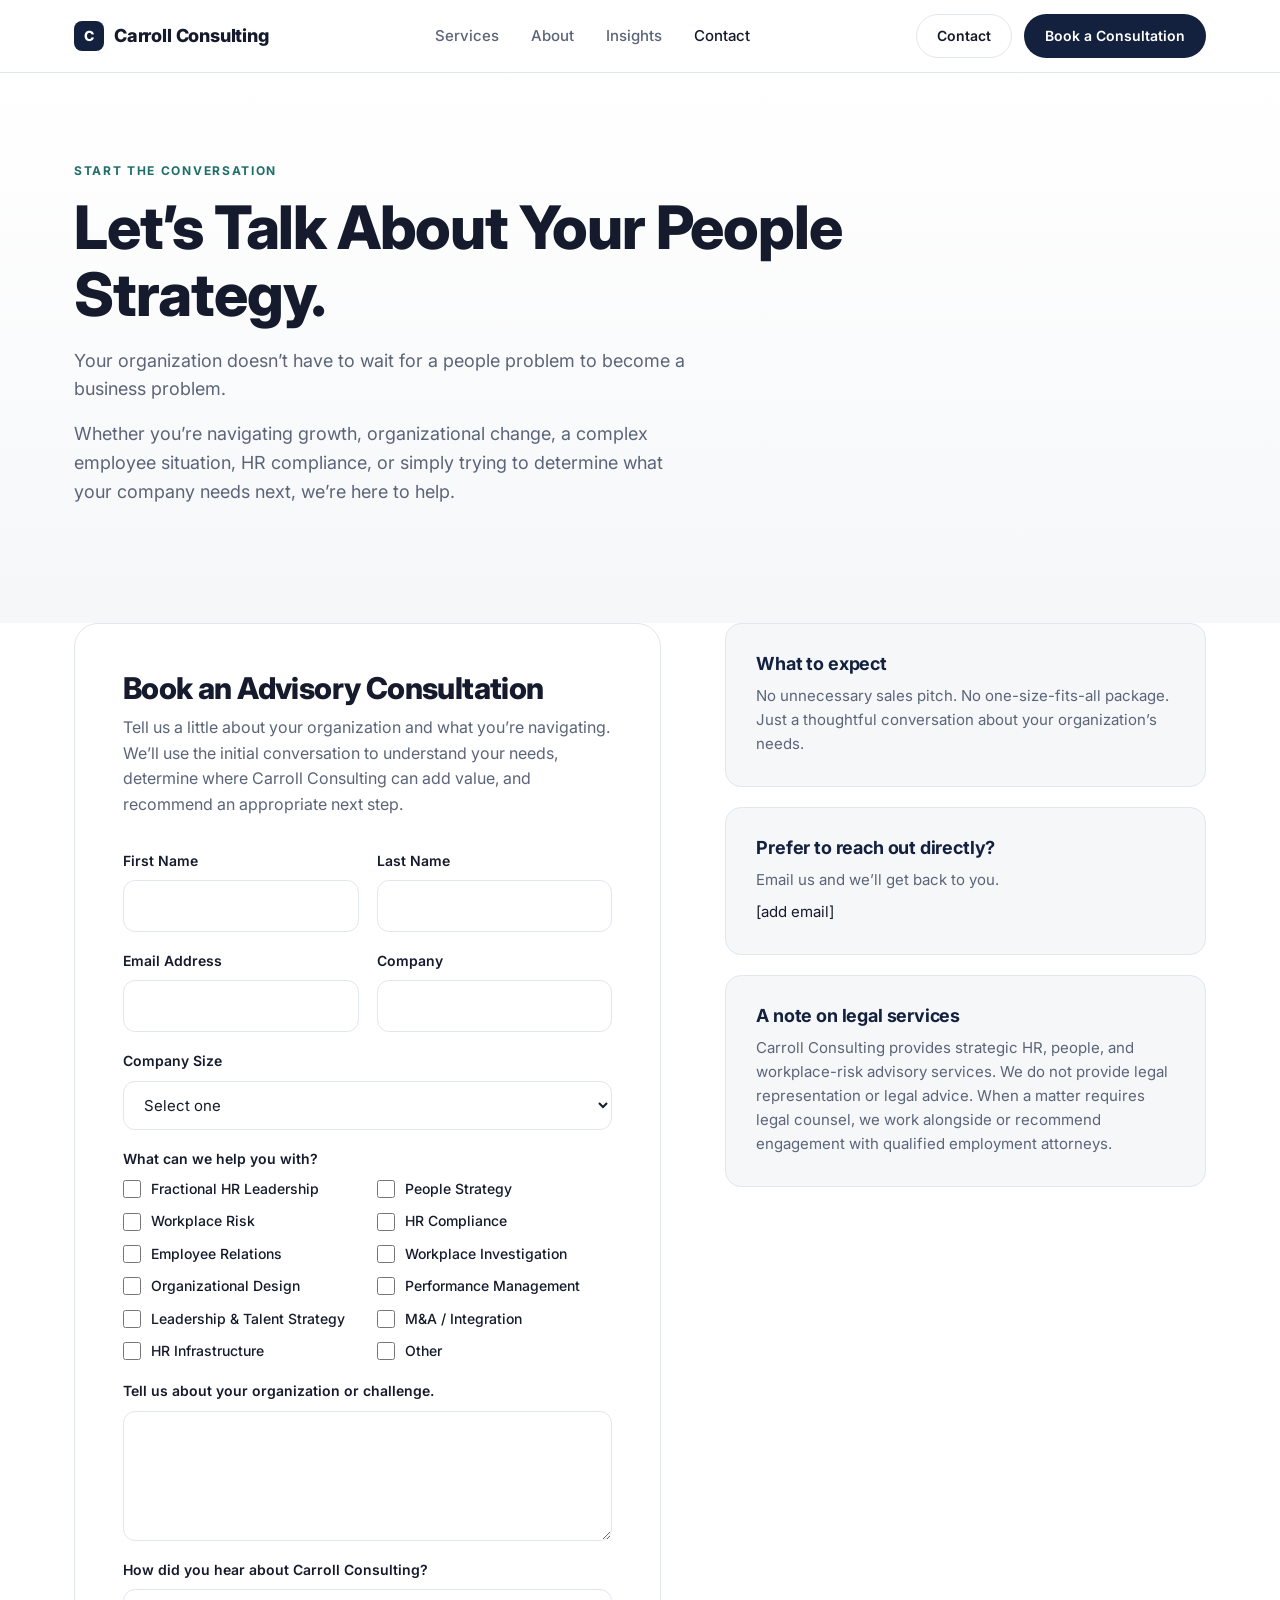
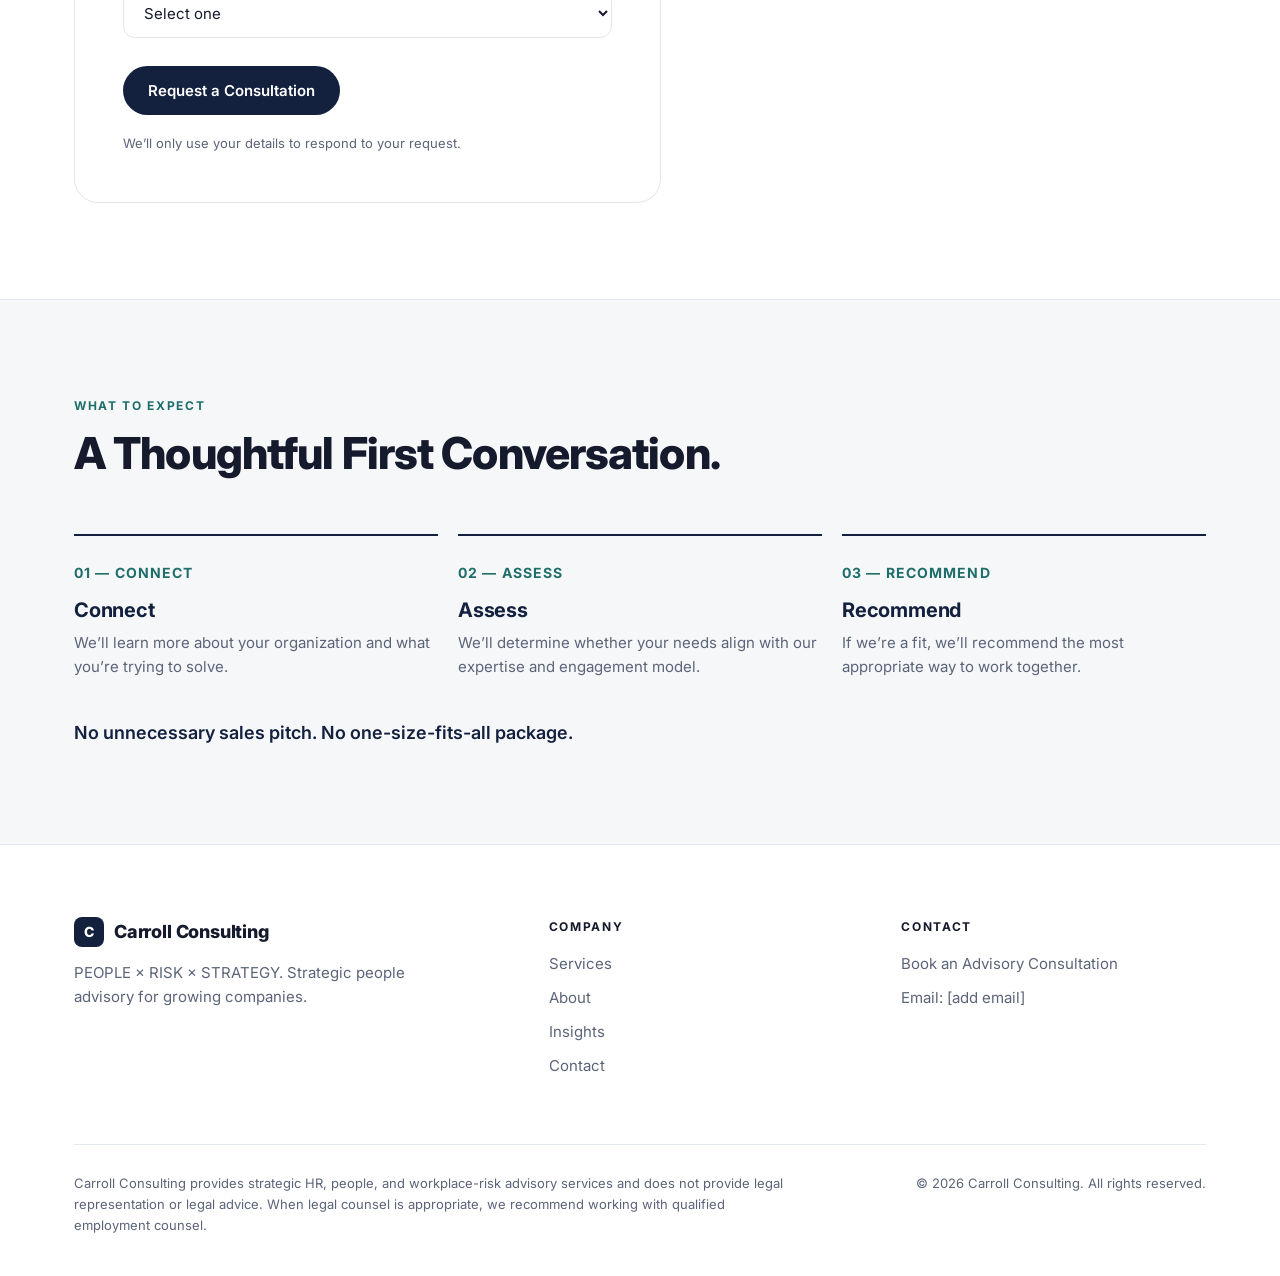
<file: contact.html>
<!DOCTYPE html>
<html lang="en">
<head>
<meta charset="UTF-8">
<meta name="viewport" content="width=device-width, initial-scale=1">
<title>Contact | Carroll Consulting</title>
<meta name="description" content="Book an advisory consultation with Carroll Consulting to talk about your people strategy, workplace risk, or HR infrastructure.">
<link rel="preconnect" href="https://fonts.googleapis.com">
<link rel="preconnect" href="https://fonts.gstatic.com" crossorigin>
<link href="https://fonts.googleapis.com/css2?family=Inter:wght@400;500;600;700;800&display=swap" rel="stylesheet">
<link rel="stylesheet" href="styles.css">
</head>
<body>

<header class="nav">
  <div class="wrap">
    <a href="index.html" class="logo"><span class="logo-mark">C</span>Carroll Consulting</a>
    <nav class="nav-links" aria-label="Primary">
      <a href="services.html">Services</a>
      <a href="about.html">About</a>
      <a href="insights.html">Insights</a>
      <a href="contact.html" class="is-active">Contact</a>
    </nav>
    <div class="nav-cta">
      <a href="contact.html" class="btn btn-ghost">Contact</a>
      <a href="#book" class="btn btn-primary">Book a Consultation</a>
    </div>
  </div>
</header>

<main>

<!-- HERO -->
<section class="page-hero">
  <div class="wrap">
    <p class="eyebrow">Start the Conversation</p>
    <h1>Let’s Talk About Your People Strategy.</h1>
    <p class="lead">Your organization doesn’t have to wait for a people problem to become a business problem.</p>
    <p class="lead">Whether you’re navigating growth, organizational change, a complex employee situation, HR compliance, or simply trying to determine what your company needs next, we’re here to help.</p>
  </div>
</section>

<!-- FORM + SIDE -->
<section style="padding-top:0" id="book">
  <div class="wrap contact-grid">

    <div class="form-card">
      <h2>Book an Advisory Consultation</h2>
      <p>Tell us a little about your organization and what you’re navigating. We’ll use the initial conversation to understand your needs, determine where Carroll Consulting can add value, and recommend an appropriate next step.</p>

      <form action="#" method="post">
        <div class="form-grid">
          <div class="field">
            <label for="first">First Name</label>
            <input id="first" name="first_name" type="text" autocomplete="given-name" required>
          </div>
          <div class="field">
            <label for="last">Last Name</label>
            <input id="last" name="last_name" type="text" autocomplete="family-name" required>
          </div>
          <div class="field">
            <label for="email">Email Address</label>
            <input id="email" name="email" type="email" autocomplete="email" required>
          </div>
          <div class="field">
            <label for="company">Company</label>
            <input id="company" name="company" type="text" autocomplete="organization" required>
          </div>
          <div class="field full">
            <label for="size">Company Size</label>
            <select id="size" name="company_size" required>
              <option value="">Select one</option>
              <option>1–10 employees</option>
              <option>11–25 employees</option>
              <option>26–50 employees</option>
              <option>51–100 employees</option>
              <option>101–250 employees</option>
              <option>250+ employees</option>
            </select>
          </div>
          <div class="field full">
            <label>What can we help you with?</label>
            <div class="checks">
              <label><input type="checkbox" name="topics" value="Fractional HR Leadership"> Fractional HR Leadership</label>
              <label><input type="checkbox" name="topics" value="People Strategy"> People Strategy</label>
              <label><input type="checkbox" name="topics" value="Workplace Risk"> Workplace Risk</label>
              <label><input type="checkbox" name="topics" value="HR Compliance"> HR Compliance</label>
              <label><input type="checkbox" name="topics" value="Employee Relations"> Employee Relations</label>
              <label><input type="checkbox" name="topics" value="Workplace Investigation"> Workplace Investigation</label>
              <label><input type="checkbox" name="topics" value="Organizational Design"> Organizational Design</label>
              <label><input type="checkbox" name="topics" value="Performance Management"> Performance Management</label>
              <label><input type="checkbox" name="topics" value="Leadership &amp; Talent Strategy"> Leadership &amp; Talent Strategy</label>
              <label><input type="checkbox" name="topics" value="M&amp;A / Integration"> M&amp;A / Integration</label>
              <label><input type="checkbox" name="topics" value="HR Infrastructure"> HR Infrastructure</label>
              <label><input type="checkbox" name="topics" value="Other"> Other</label>
            </div>
          </div>
          <div class="field full">
            <label for="message">Tell us about your organization or challenge.</label>
            <textarea id="message" name="message"></textarea>
          </div>
          <div class="field full">
            <label for="source">How did you hear about Carroll Consulting?</label>
            <select id="source" name="source">
              <option value="">Select one</option>
              <option>LinkedIn</option>
              <option>Instagram</option>
              <option>Referral</option>
              <option>Search</option>
              <option>Forbes HR Council</option>
              <option>Other</option>
            </select>
          </div>
        </div>
        <div class="form-submit">
          <button type="submit" class="btn btn-primary">Request a Consultation</button>
          <small>We’ll only use your details to respond to your request.</small>
        </div>
      </form>
    </div>

    <div class="side-stack">
      <div class="side-card">
        <h3>What to expect</h3>
        <p>No unnecessary sales pitch. No one-size-fits-all package. Just a thoughtful conversation about your organization’s needs.</p>
      </div>
      <div class="side-card">
        <h3>Prefer to reach out directly?</h3>
        <p>Email us and we’ll get back to you.</p>
        <p class="contact-line">[add email]</p>
      </div>
      <div class="side-card">
        <h3>A note on legal services</h3>
        <p>Carroll Consulting provides strategic HR, people, and workplace-risk advisory services. We do not provide legal representation or legal advice. When a matter requires legal counsel, we work alongside or recommend engagement with qualified employment attorneys.</p>
      </div>
    </div>

  </div>
</section>

<!-- WHAT TO EXPECT -->
<section class="service-block alt">
  <div class="wrap">
    <div class="section-head">
      <p class="eyebrow">What to Expect</p>
      <h2>A Thoughtful First Conversation.</h2>
    </div>
    <div class="expect-steps">
      <div class="expect">
        <div class="n">01 — CONNECT</div>
        <h3>Connect</h3>
        <p>We’ll learn more about your organization and what you’re trying to solve.</p>
      </div>
      <div class="expect">
        <div class="n">02 — ASSESS</div>
        <h3>Assess</h3>
        <p>We’ll determine whether your needs align with our expertise and engagement model.</p>
      </div>
      <div class="expect">
        <div class="n">03 — RECOMMEND</div>
        <h3>Recommend</h3>
        <p>If we’re a fit, we’ll recommend the most appropriate way to work together.</p>
      </div>
    </div>
    <p class="expect-foot">No unnecessary sales pitch. No one-size-fits-all package.</p>
  </div>
</section>

</main>

<footer>
  <div class="wrap">
    <div class="foot-grid">
      <div>
        <a href="index.html" class="logo"><span class="logo-mark">C</span>Carroll Consulting</a>
        <p>PEOPLE × RISK × STRATEGY. Strategic people advisory for growing companies.</p>
      </div>
      <div class="foot-col">
        <h4>Company</h4>
        <a href="services.html">Services</a>
        <a href="about.html">About</a>
        <a href="insights.html">Insights</a>
        <a href="contact.html">Contact</a>
      </div>
      <div class="foot-col">
        <h4>Contact</h4>
        <a href="contact.html">Book an Advisory Consultation</a>
        <span>Email: [add email]</span>
      </div>
    </div>
    <div class="legal">
      <p>Carroll Consulting provides strategic HR, people, and workplace-risk advisory services and does not provide legal representation or legal advice. When legal counsel is appropriate, we recommend working with qualified employment counsel.</p>
      <p>© 2026 Carroll Consulting. All rights reserved.</p>
    </div>
  </div>
</footer>

</body>
</html>
</file>
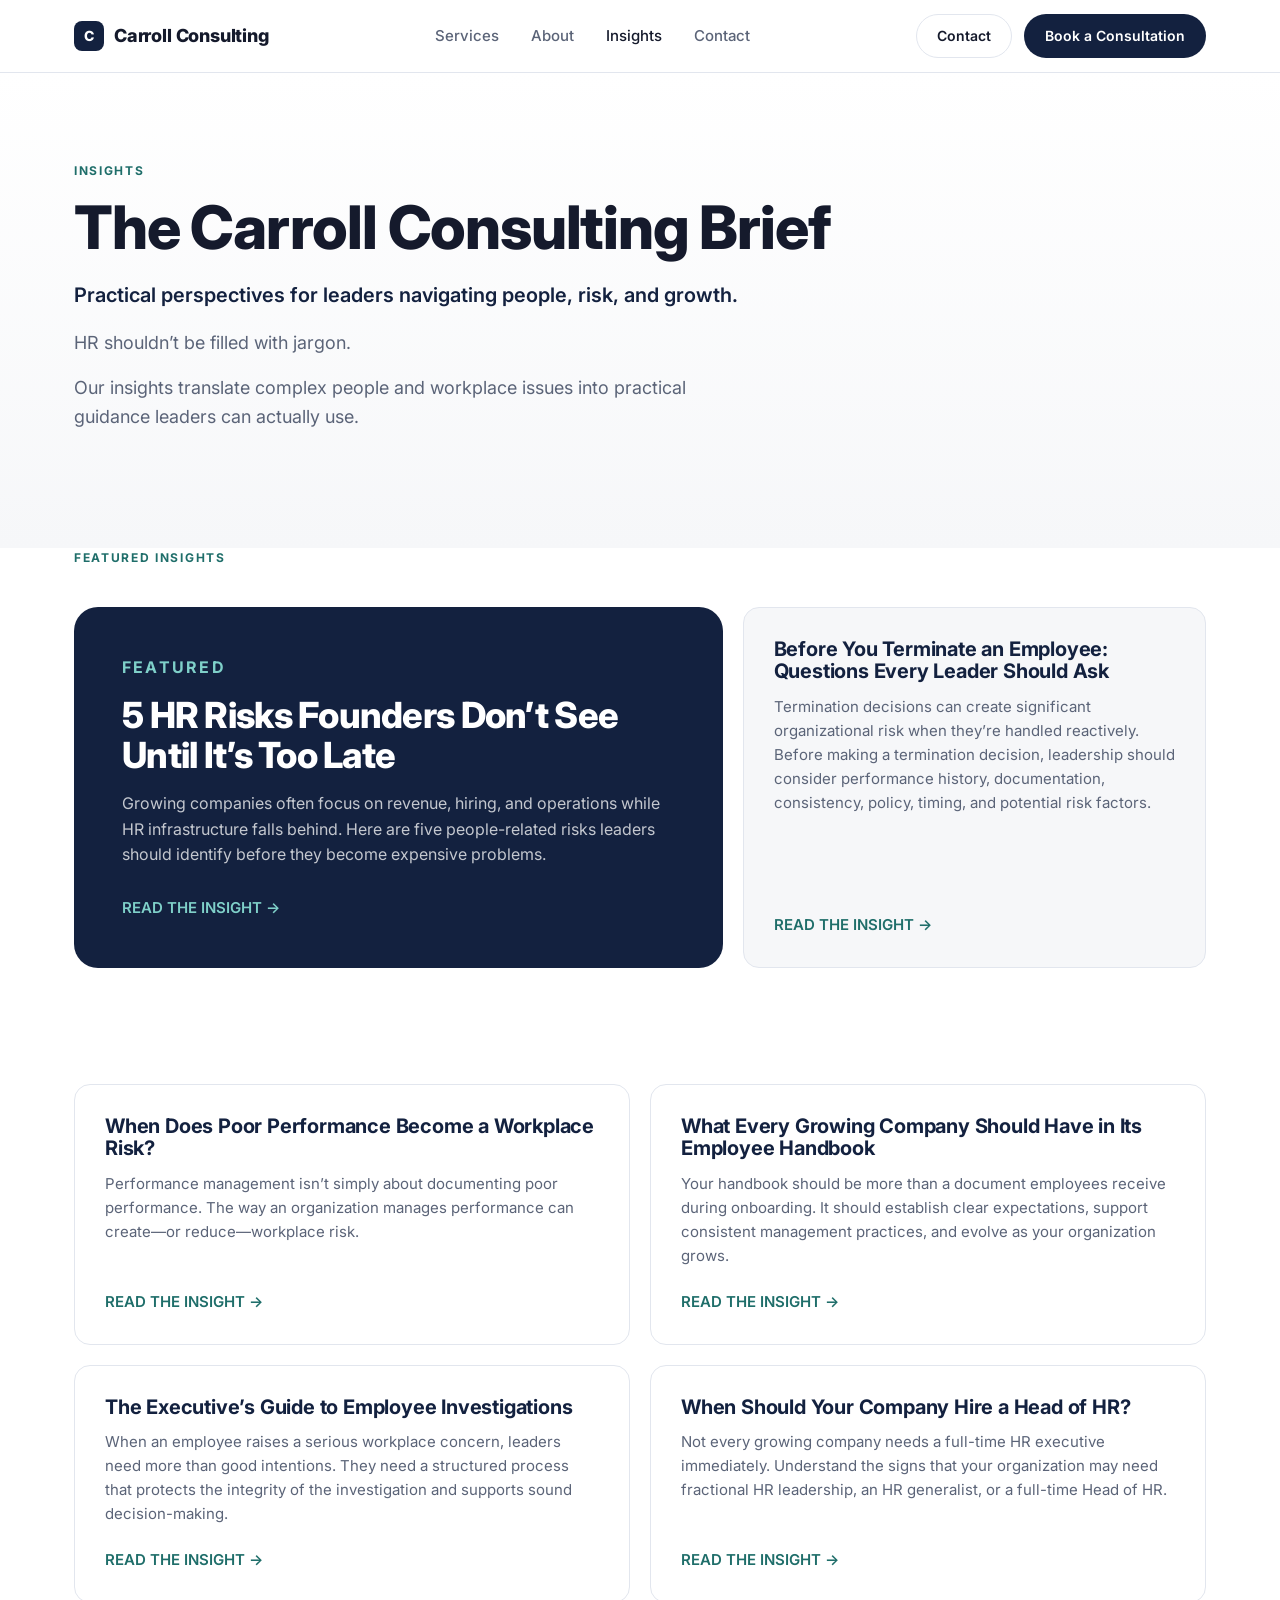
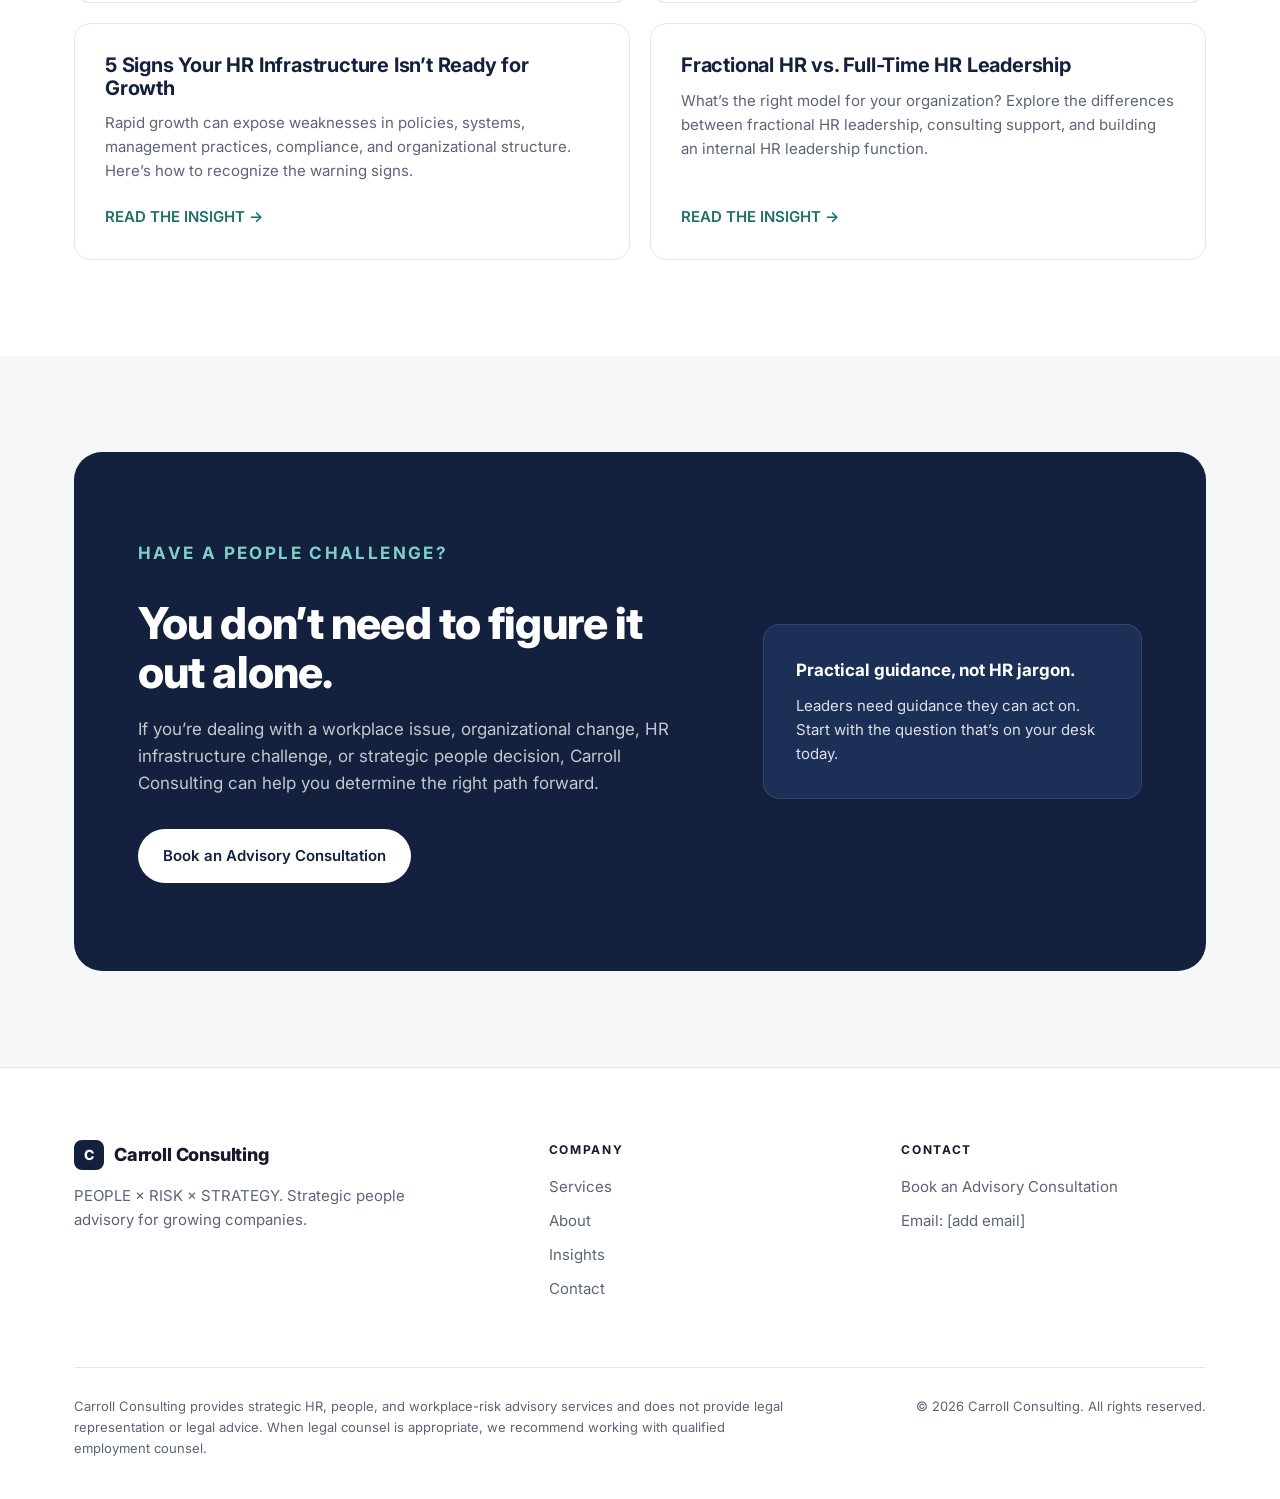
<file: insights.html>
<!DOCTYPE html>
<html lang="en">
<head>
<meta charset="UTF-8">
<meta name="viewport" content="width=device-width, initial-scale=1">
<title>Insights | Carroll Consulting</title>
<meta name="description" content="The Carroll Consulting Brief: practical perspectives for leaders navigating people, risk, and growth.">
<link rel="preconnect" href="https://fonts.googleapis.com">
<link rel="preconnect" href="https://fonts.gstatic.com" crossorigin>
<link href="https://fonts.googleapis.com/css2?family=Inter:wght@400;500;600;700;800&display=swap" rel="stylesheet">
<link rel="stylesheet" href="styles.css">
</head>
<body>

<header class="nav">
  <div class="wrap">
    <a href="index.html" class="logo"><span class="logo-mark">C</span>Carroll Consulting</a>
    <nav class="nav-links" aria-label="Primary">
      <a href="services.html">Services</a>
      <a href="about.html">About</a>
      <a href="insights.html" class="is-active">Insights</a>
      <a href="contact.html">Contact</a>
    </nav>
    <div class="nav-cta">
      <a href="contact.html" class="btn btn-ghost">Contact</a>
      <a href="contact.html" class="btn btn-primary">Book a Consultation</a>
    </div>
  </div>
</header>

<main>

<!-- HERO -->
<section class="page-hero">
  <div class="wrap">
    <p class="eyebrow">Insights</p>
    <h1>The Carroll Consulting Brief</h1>
    <p class="tagline">Practical perspectives for leaders navigating people, risk, and growth.</p>
    <p class="lead">HR shouldn’t be filled with jargon.</p>
    <p class="lead">Our insights translate complex people and workplace issues into practical guidance leaders can actually use.</p>
  </div>
</section>

<!-- FEATURED -->
<section style="padding-top:0">
  <div class="wrap">
    <div class="section-head" style="margin-bottom:40px">
      <p class="eyebrow">Featured Insights</p>
    </div>

    <div class="featured">
      <article class="feature">
        <div>
          <p class="eyebrow">Featured</p>
          <h2>5 HR Risks Founders Don’t See Until It’s Too Late</h2>
          <p>Growing companies often focus on revenue, hiring, and operations while HR infrastructure falls behind. Here are five people-related risks leaders should identify before they become expensive problems.</p>
        </div>
        <a href="#" class="link">READ THE INSIGHT →</a>
      </article>

      <div class="feature-stack">
        <article class="article side">
          <h3>Before You Terminate an Employee: Questions Every Leader Should Ask</h3>
          <p>Termination decisions can create significant organizational risk when they’re handled reactively. Before making a termination decision, leadership should consider performance history, documentation, consistency, policy, timing, and potential risk factors.</p>
          <a href="#" class="link">READ THE INSIGHT →</a>
        </article>
      </div>
    </div>
  </div>
</section>

<!-- ALL INSIGHTS -->
<section style="padding-top:0">
  <div class="wrap">
    <div class="article-list">
      <article class="article">
        <h3>When Does Poor Performance Become a Workplace Risk?</h3>
        <p>Performance management isn’t simply about documenting poor performance. The way an organization manages performance can create—or reduce—workplace risk.</p>
        <a href="#" class="link">READ THE INSIGHT →</a>
      </article>

      <article class="article">
        <h3>What Every Growing Company Should Have in Its Employee Handbook</h3>
        <p>Your handbook should be more than a document employees receive during onboarding. It should establish clear expectations, support consistent management practices, and evolve as your organization grows.</p>
        <a href="#" class="link">READ THE INSIGHT →</a>
      </article>

      <article class="article">
        <h3>The Executive’s Guide to Employee Investigations</h3>
        <p>When an employee raises a serious workplace concern, leaders need more than good intentions. They need a structured process that protects the integrity of the investigation and supports sound decision-making.</p>
        <a href="#" class="link">READ THE INSIGHT →</a>
      </article>

      <article class="article">
        <h3>When Should Your Company Hire a Head of HR?</h3>
        <p>Not every growing company needs a full-time HR executive immediately. Understand the signs that your organization may need fractional HR leadership, an HR generalist, or a full-time Head of HR.</p>
        <a href="#" class="link">READ THE INSIGHT →</a>
      </article>

      <article class="article">
        <h3>5 Signs Your HR Infrastructure Isn’t Ready for Growth</h3>
        <p>Rapid growth can expose weaknesses in policies, systems, management practices, compliance, and organizational structure. Here’s how to recognize the warning signs.</p>
        <a href="#" class="link">READ THE INSIGHT →</a>
      </article>

      <article class="article">
        <h3>Fractional HR vs. Full-Time HR Leadership</h3>
        <p>What’s the right model for your organization? Explore the differences between fractional HR leadership, consulting support, and building an internal HR leadership function.</p>
        <a href="#" class="link">READ THE INSIGHT →</a>
      </article>
    </div>
  </div>
</section>

<!-- CTA -->
<section class="cta">
  <div class="wrap">
    <div class="cta-box">
      <div>
        <p class="eyebrow">Have a people challenge?</p>
        <h2>You don’t need to figure it out alone.</h2>
        <p>If you’re dealing with a workplace issue, organizational change, HR infrastructure challenge, or strategic people decision, Carroll Consulting can help you determine the right path forward.</p>
        <div class="hero-actions">
          <a href="contact.html" class="btn btn-light">Book an Advisory Consultation</a>
        </div>
      </div>
      <aside class="cta-side">
        <strong>Practical guidance, not HR jargon.</strong>
        Leaders need guidance they can act on. Start with the question that’s on your desk today.
      </aside>
    </div>
  </div>
</section>

</main>

<footer>
  <div class="wrap">
    <div class="foot-grid">
      <div>
        <a href="index.html" class="logo"><span class="logo-mark">C</span>Carroll Consulting</a>
        <p>PEOPLE × RISK × STRATEGY. Strategic people advisory for growing companies.</p>
      </div>
      <div class="foot-col">
        <h4>Company</h4>
        <a href="services.html">Services</a>
        <a href="about.html">About</a>
        <a href="insights.html">Insights</a>
        <a href="contact.html">Contact</a>
      </div>
      <div class="foot-col">
        <h4>Contact</h4>
        <a href="contact.html">Book an Advisory Consultation</a>
        <span>Email: [add email]</span>
      </div>
    </div>
    <div class="legal">
      <p>Carroll Consulting provides strategic HR, people, and workplace-risk advisory services and does not provide legal representation or legal advice. When legal counsel is appropriate, we recommend working with qualified employment counsel.</p>
      <p>© 2026 Carroll Consulting. All rights reserved.</p>
    </div>
  </div>
</footer>

</body>
</html>
</file>
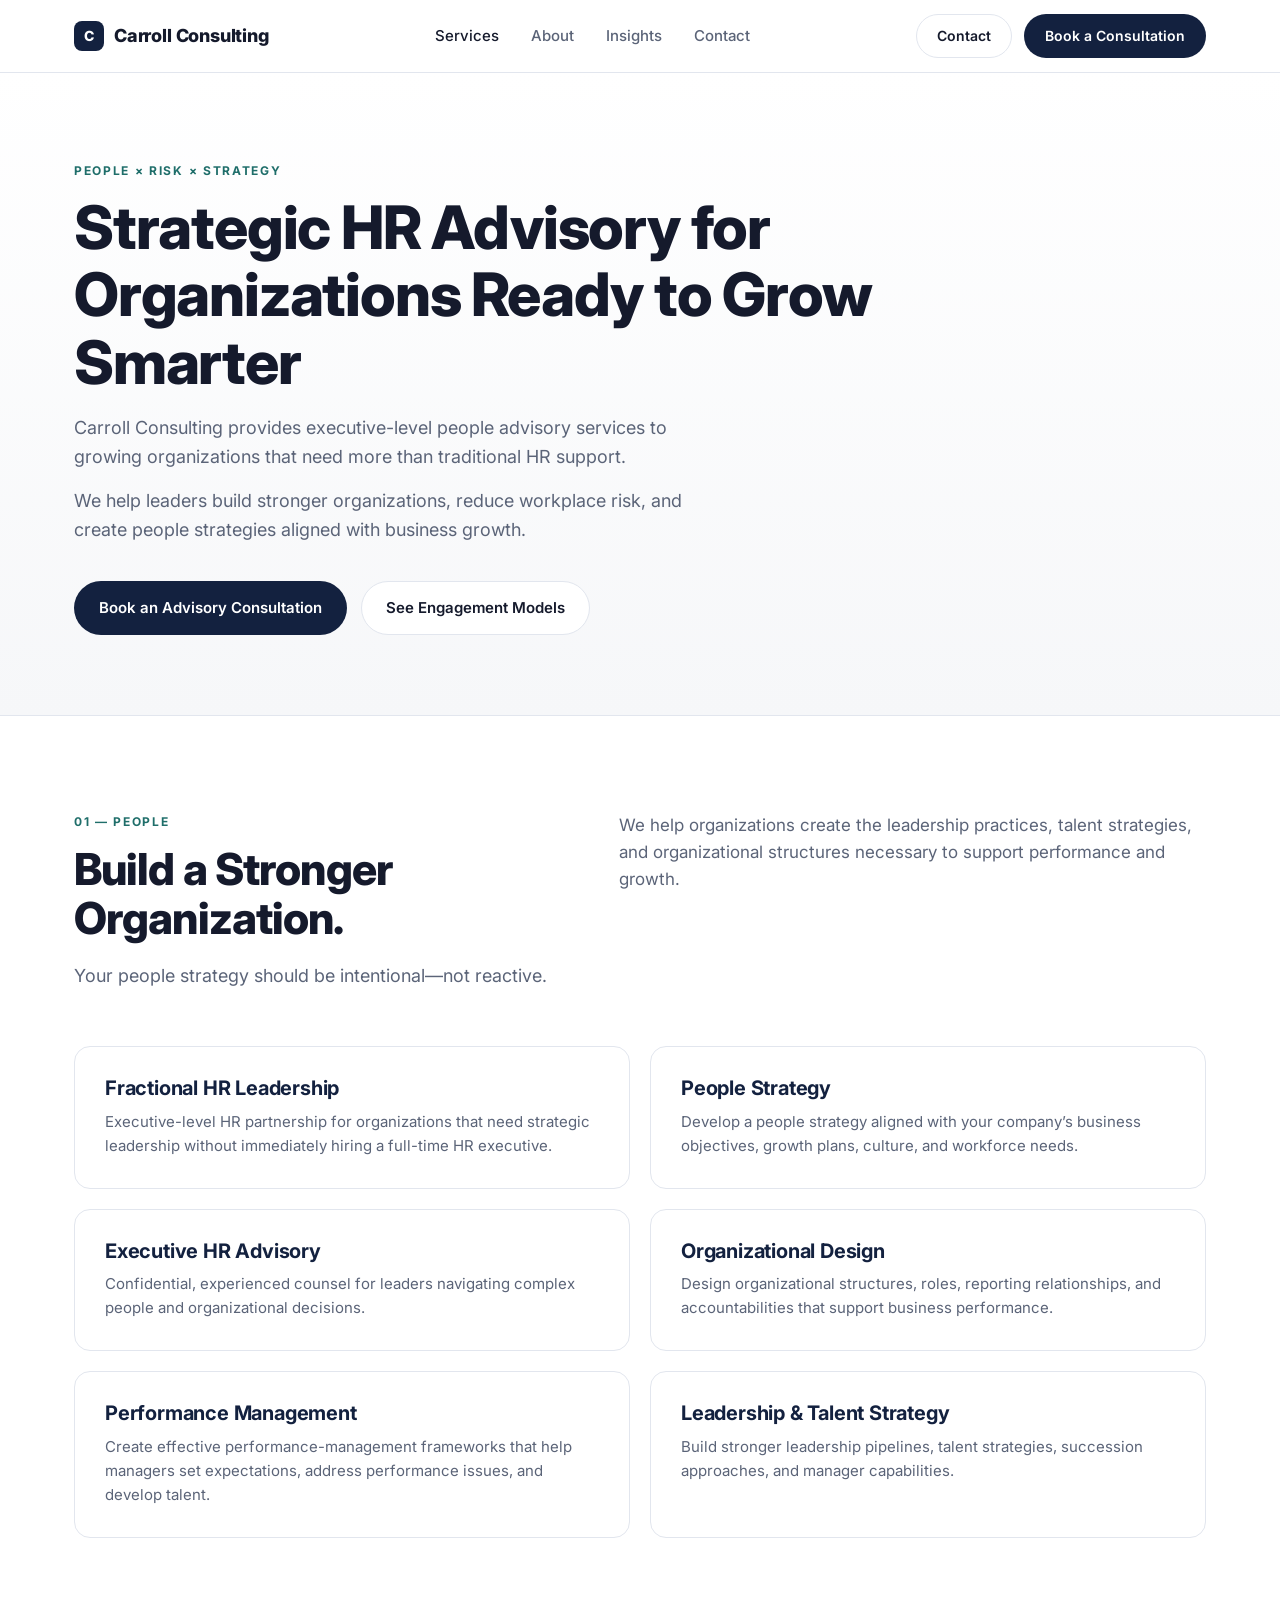
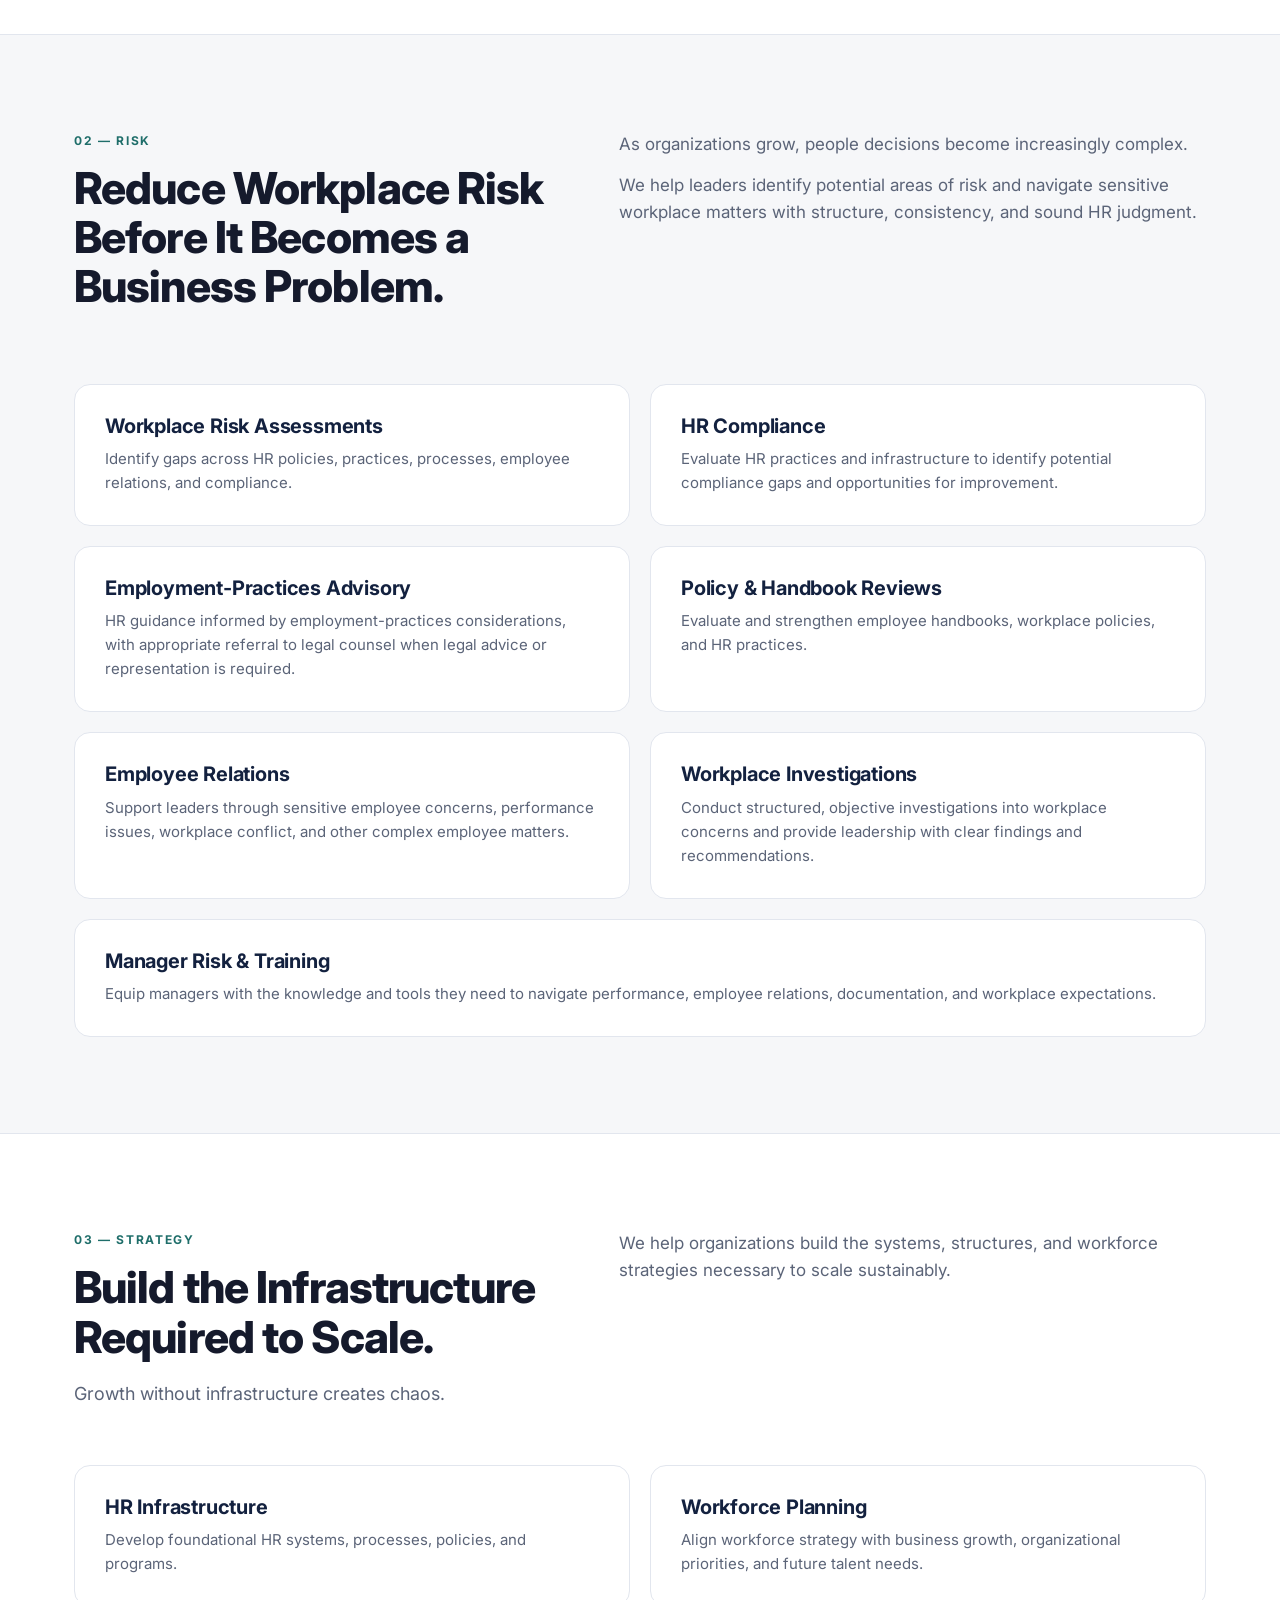
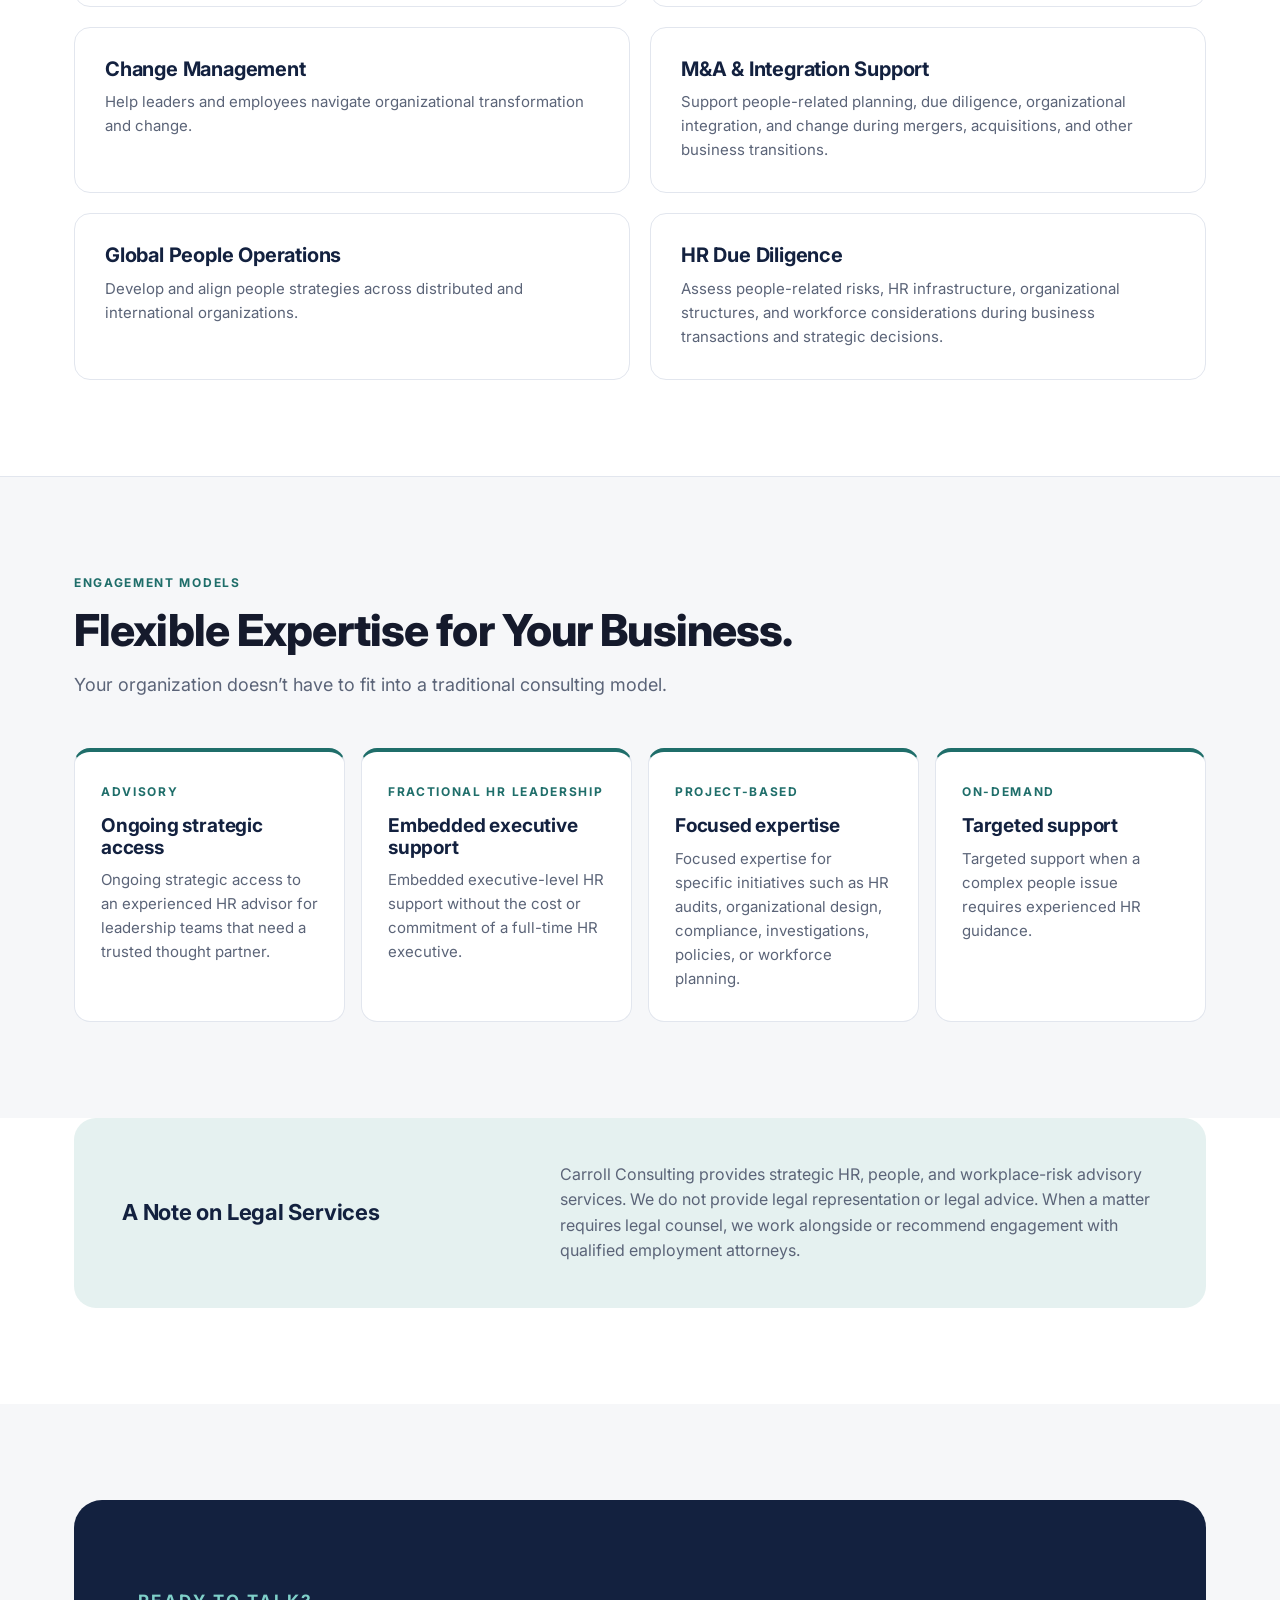
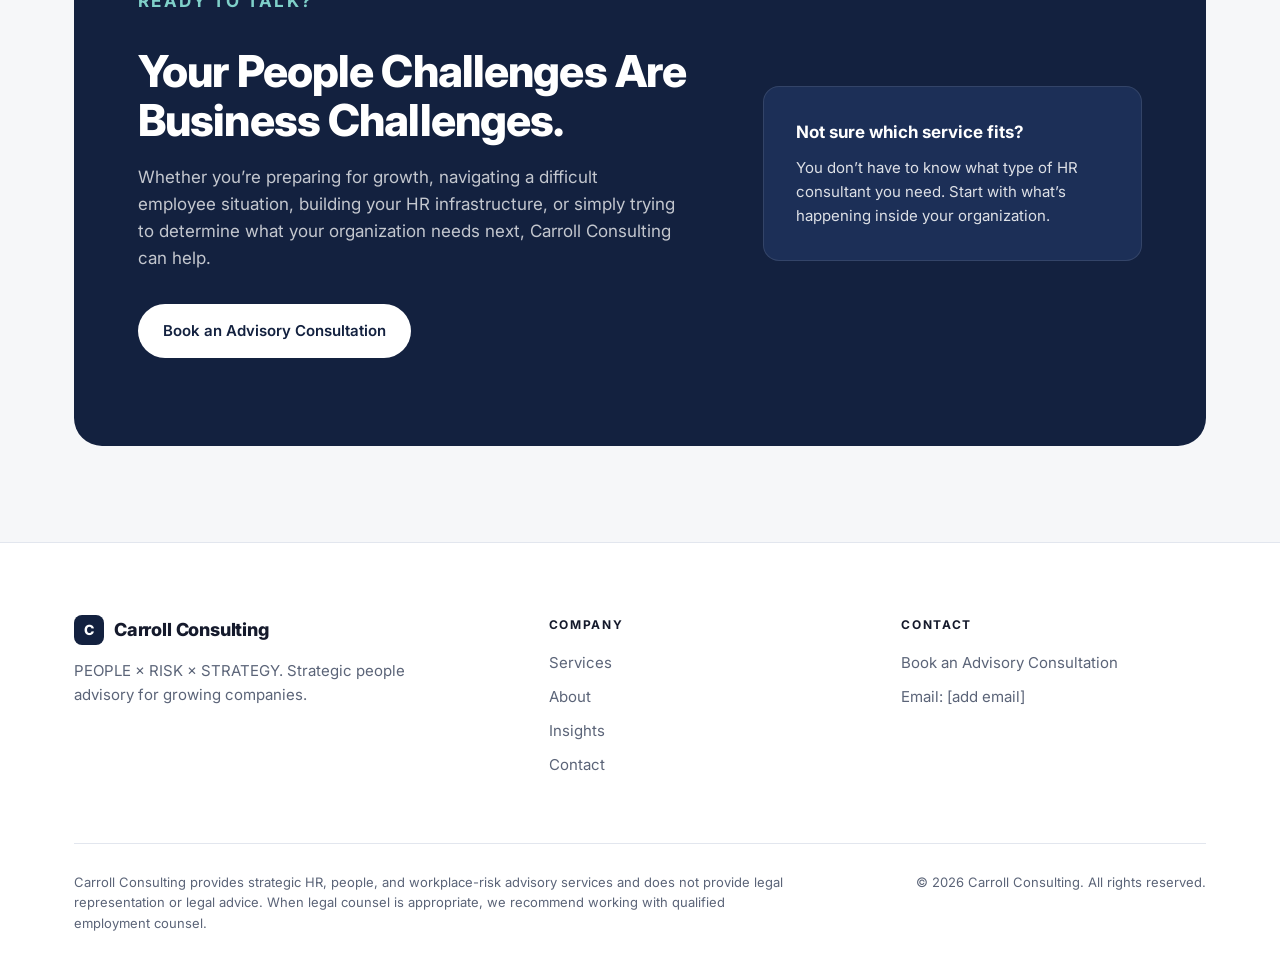
<file: services.html>
<!DOCTYPE html>
<html lang="en">
<head>
<meta charset="UTF-8">
<meta name="viewport" content="width=device-width, initial-scale=1">
<title>Services | Carroll Consulting</title>
<meta name="description" content="Executive-level people advisory services: People Strategy, Workplace Risk, and Infrastructure for growing organizations.">
<link rel="preconnect" href="https://fonts.googleapis.com">
<link rel="preconnect" href="https://fonts.gstatic.com" crossorigin>
<link href="https://fonts.googleapis.com/css2?family=Inter:wght@400;500;600;700;800&display=swap" rel="stylesheet">
<link rel="stylesheet" href="styles.css">
</head>
<body>

<header class="nav">
  <div class="wrap">
    <a href="index.html" class="logo"><span class="logo-mark">C</span>Carroll Consulting</a>
    <nav class="nav-links" aria-label="Primary">
      <a href="services.html" class="is-active">Services</a>
      <a href="about.html">About</a>
      <a href="insights.html">Insights</a>
      <a href="contact.html">Contact</a>
    </nav>
    <div class="nav-cta">
      <a href="contact.html" class="btn btn-ghost">Contact</a>
      <a href="contact.html" class="btn btn-primary">Book a Consultation</a>
    </div>
  </div>
</header>

<main>

<!-- HERO -->
<section class="page-hero">
  <div class="wrap">
    <p class="eyebrow">People × Risk × Strategy</p>
    <h1>Strategic HR Advisory for Organizations Ready to Grow Smarter</h1>
    <p class="lead">Carroll Consulting provides executive-level people advisory services to growing organizations that need more than traditional HR support.</p>
    <p class="lead">We help leaders build stronger organizations, reduce workplace risk, and create people strategies aligned with business growth.</p>
    <div class="hero-actions">
      <a href="contact.html" class="btn btn-primary">Book an Advisory Consultation</a>
      <a href="#engagement" class="btn btn-ghost">See Engagement Models</a>
    </div>
  </div>
</section>

<!-- PEOPLE -->
<section class="service-block" id="people">
  <div class="wrap">
    <div class="service-head">
      <div>
        <p class="eyebrow">01 — People</p>
        <h2>Build a Stronger Organization.</h2>
        <p class="lead" style="margin-top:18px">Your people strategy should be intentional—not reactive.</p>
      </div>
      <div class="body-copy">
        <p>We help organizations create the leadership practices, talent strategies, and organizational structures necessary to support performance and growth.</p>
      </div>
    </div>
    <div class="service-grid">
      <article class="service-card">
        <h3>Fractional HR Leadership</h3>
        <p>Executive-level HR partnership for organizations that need strategic leadership without immediately hiring a full-time HR executive.</p>
      </article>
      <article class="service-card">
        <h3>People Strategy</h3>
        <p>Develop a people strategy aligned with your company’s business objectives, growth plans, culture, and workforce needs.</p>
      </article>
      <article class="service-card">
        <h3>Executive HR Advisory</h3>
        <p>Confidential, experienced counsel for leaders navigating complex people and organizational decisions.</p>
      </article>
      <article class="service-card">
        <h3>Organizational Design</h3>
        <p>Design organizational structures, roles, reporting relationships, and accountabilities that support business performance.</p>
      </article>
      <article class="service-card">
        <h3>Performance Management</h3>
        <p>Create effective performance-management frameworks that help managers set expectations, address performance issues, and develop talent.</p>
      </article>
      <article class="service-card">
        <h3>Leadership &amp; Talent Strategy</h3>
        <p>Build stronger leadership pipelines, talent strategies, succession approaches, and manager capabilities.</p>
      </article>
    </div>
  </div>
</section>

<!-- RISK -->
<section class="service-block alt" id="risk">
  <div class="wrap">
    <div class="service-head">
      <div>
        <p class="eyebrow">02 — Risk</p>
        <h2>Reduce Workplace Risk Before It Becomes a Business Problem.</h2>
      </div>
      <div class="body-copy">
        <p>As organizations grow, people decisions become increasingly complex.</p>
        <p>We help leaders identify potential areas of risk and navigate sensitive workplace matters with structure, consistency, and sound HR judgment.</p>
      </div>
    </div>
    <div class="service-grid">
      <article class="service-card">
        <h3>Workplace Risk Assessments</h3>
        <p>Identify gaps across HR policies, practices, processes, employee relations, and compliance.</p>
      </article>
      <article class="service-card">
        <h3>HR Compliance</h3>
        <p>Evaluate HR practices and infrastructure to identify potential compliance gaps and opportunities for improvement.</p>
      </article>
      <article class="service-card">
        <h3>Employment-Practices Advisory</h3>
        <p>HR guidance informed by employment-practices considerations, with appropriate referral to legal counsel when legal advice or representation is required.</p>
      </article>
      <article class="service-card">
        <h3>Policy &amp; Handbook Reviews</h3>
        <p>Evaluate and strengthen employee handbooks, workplace policies, and HR practices.</p>
      </article>
      <article class="service-card">
        <h3>Employee Relations</h3>
        <p>Support leaders through sensitive employee concerns, performance issues, workplace conflict, and other complex employee matters.</p>
      </article>
      <article class="service-card">
        <h3>Workplace Investigations</h3>
        <p>Conduct structured, objective investigations into workplace concerns and provide leadership with clear findings and recommendations.</p>
      </article>
      <article class="service-card full">
        <h3>Manager Risk &amp; Training</h3>
        <p>Equip managers with the knowledge and tools they need to navigate performance, employee relations, documentation, and workplace expectations.</p>
      </article>
    </div>
  </div>
</section>

<!-- STRATEGY -->
<section class="service-block" id="strategy">
  <div class="wrap">
    <div class="service-head">
      <div>
        <p class="eyebrow">03 — Strategy</p>
        <h2>Build the Infrastructure Required to Scale.</h2>
        <p class="lead" style="margin-top:18px">Growth without infrastructure creates chaos.</p>
      </div>
      <div class="body-copy">
        <p>We help organizations build the systems, structures, and workforce strategies necessary to scale sustainably.</p>
      </div>
    </div>
    <div class="service-grid">
      <article class="service-card">
        <h3>HR Infrastructure</h3>
        <p>Develop foundational HR systems, processes, policies, and programs.</p>
      </article>
      <article class="service-card">
        <h3>Workforce Planning</h3>
        <p>Align workforce strategy with business growth, organizational priorities, and future talent needs.</p>
      </article>
      <article class="service-card">
        <h3>Change Management</h3>
        <p>Help leaders and employees navigate organizational transformation and change.</p>
      </article>
      <article class="service-card">
        <h3>M&amp;A &amp; Integration Support</h3>
        <p>Support people-related planning, due diligence, organizational integration, and change during mergers, acquisitions, and other business transitions.</p>
      </article>
      <article class="service-card">
        <h3>Global People Operations</h3>
        <p>Develop and align people strategies across distributed and international organizations.</p>
      </article>
      <article class="service-card">
        <h3>HR Due Diligence</h3>
        <p>Assess people-related risks, HR infrastructure, organizational structures, and workforce considerations during business transactions and strategic decisions.</p>
      </article>
    </div>
  </div>
</section>

<!-- ENGAGEMENT MODELS -->
<section class="service-block alt" id="engagement">
  <div class="wrap">
    <div class="section-head" style="margin-bottom:48px">
      <p class="eyebrow">Engagement Models</p>
      <h2>Flexible Expertise for Your Business.</h2>
      <p class="lead" style="margin-top:16px">Your organization doesn’t have to fit into a traditional consulting model.</p>
    </div>
    <div class="engage-grid">
      <div class="engage">
        <div class="tag">Advisory</div>
        <h3>Ongoing strategic access</h3>
        <p>Ongoing strategic access to an experienced HR advisor for leadership teams that need a trusted thought partner.</p>
      </div>
      <div class="engage">
        <div class="tag">Fractional HR Leadership</div>
        <h3>Embedded executive support</h3>
        <p>Embedded executive-level HR support without the cost or commitment of a full-time HR executive.</p>
      </div>
      <div class="engage">
        <div class="tag">Project-Based</div>
        <h3>Focused expertise</h3>
        <p>Focused expertise for specific initiatives such as HR audits, organizational design, compliance, investigations, policies, or workforce planning.</p>
      </div>
      <div class="engage">
        <div class="tag">On-Demand</div>
        <h3>Targeted support</h3>
        <p>Targeted support when a complex people issue requires experienced HR guidance.</p>
      </div>
    </div>
  </div>
</section>

<!-- LEGAL NOTE -->
<section style="padding-top:0">
  <div class="wrap">
    <div class="legal-note">
      <h3>A Note on Legal Services</h3>
      <p>Carroll Consulting provides strategic HR, people, and workplace-risk advisory services. We do not provide legal representation or legal advice. When a matter requires legal counsel, we work alongside or recommend engagement with qualified employment attorneys.</p>
    </div>
  </div>
</section>

<!-- CTA -->
<section class="cta">
  <div class="wrap">
    <div class="cta-box">
      <div>
        <p class="eyebrow">Ready to talk?</p>
        <h2>Your People Challenges Are Business Challenges.</h2>
        <p>Whether you’re preparing for growth, navigating a difficult employee situation, building your HR infrastructure, or simply trying to determine what your organization needs next, Carroll Consulting can help.</p>
        <div class="hero-actions">
          <a href="contact.html" class="btn btn-light">Book an Advisory Consultation</a>
        </div>
      </div>
      <aside class="cta-side">
        <strong>Not sure which service fits?</strong>
        You don’t have to know what type of HR consultant you need. Start with what’s happening inside your organization.
      </aside>
    </div>
  </div>
</section>

</main>

<footer>
  <div class="wrap">
    <div class="foot-grid">
      <div>
        <a href="index.html" class="logo"><span class="logo-mark">C</span>Carroll Consulting</a>
        <p>PEOPLE × RISK × STRATEGY. Strategic people advisory for growing companies.</p>
      </div>
      <div class="foot-col">
        <h4>Company</h4>
        <a href="services.html">Services</a>
        <a href="about.html">About</a>
        <a href="insights.html">Insights</a>
        <a href="contact.html">Contact</a>
      </div>
      <div class="foot-col">
        <h4>Contact</h4>
        <a href="contact.html">Book an Advisory Consultation</a>
        <span>Email: [add email]</span>
      </div>
    </div>
    <div class="legal">
      <p>Carroll Consulting provides strategic HR, people, and workplace-risk advisory services and does not provide legal representation or legal advice. When legal counsel is appropriate, we recommend working with qualified employment counsel.</p>
      <p>© 2026 Carroll Consulting. All rights reserved.</p>
    </div>
  </div>
</footer>

</body>
</html>
</file>
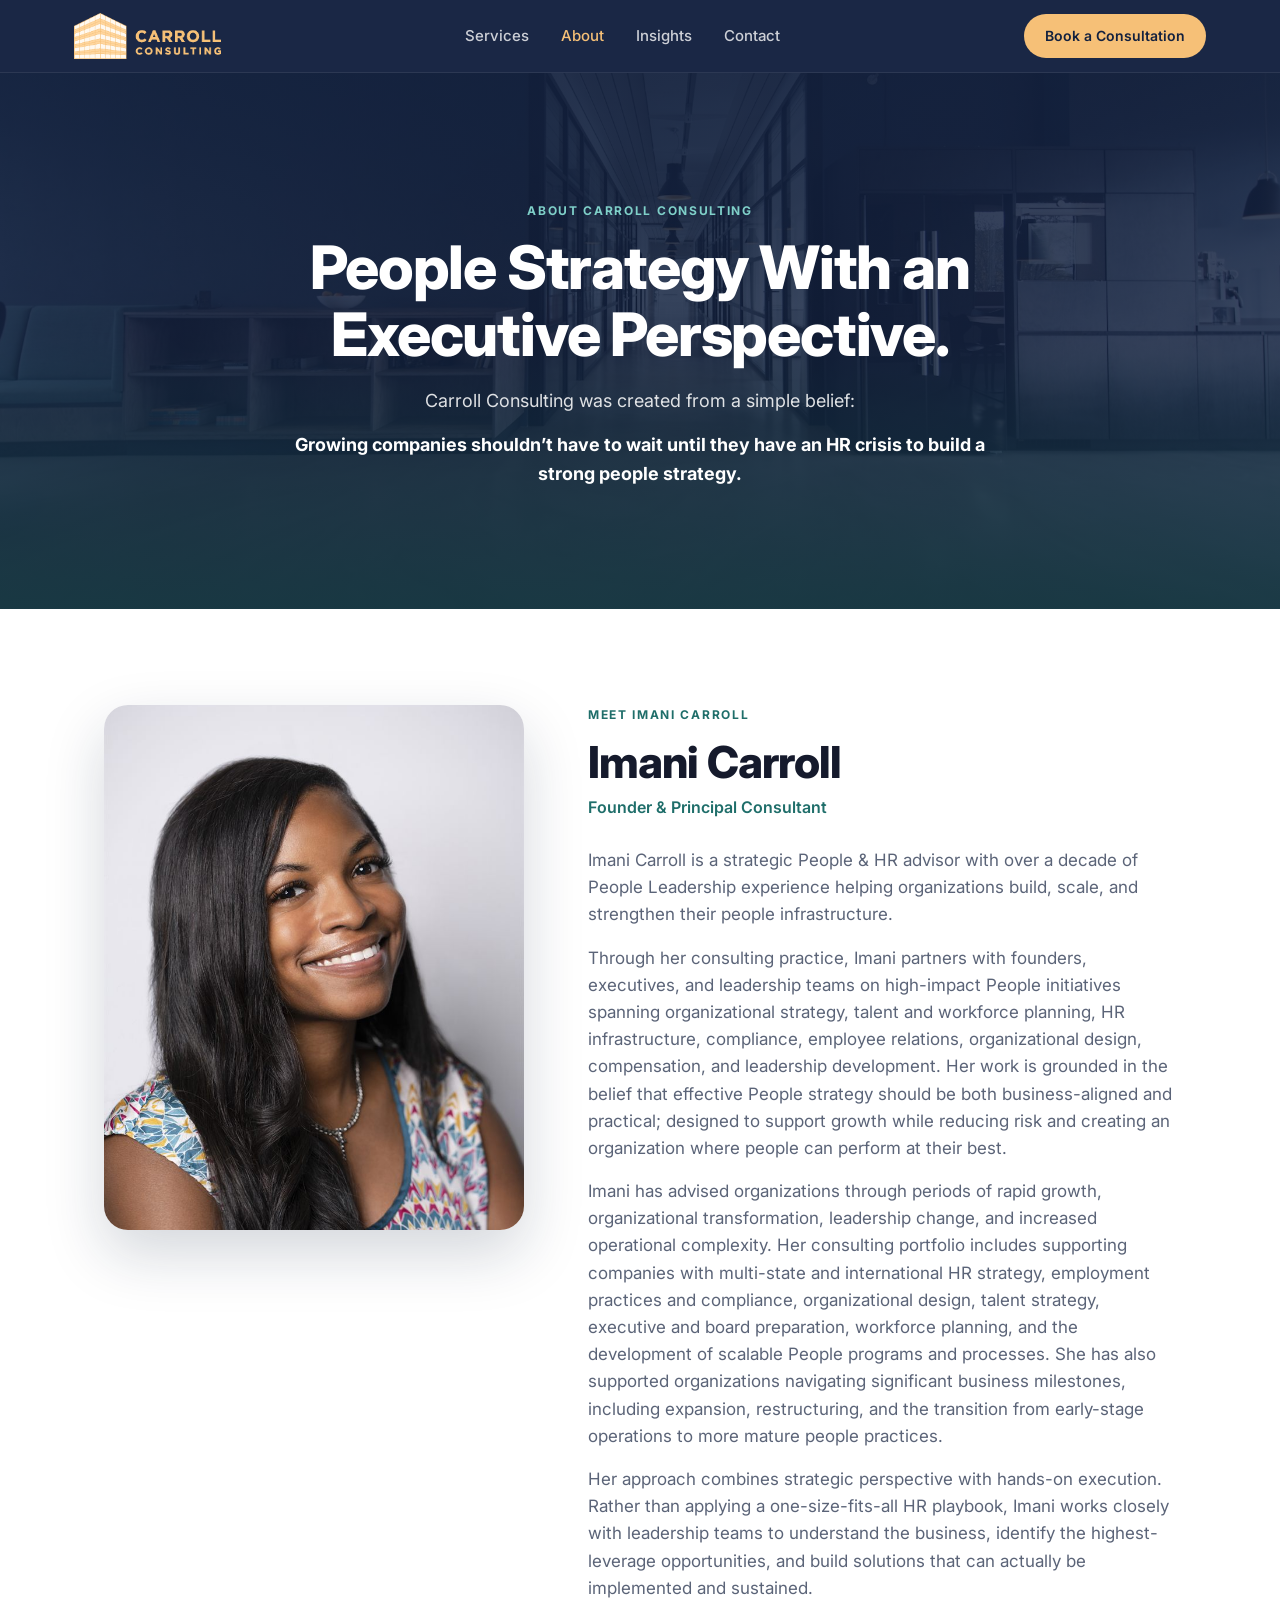
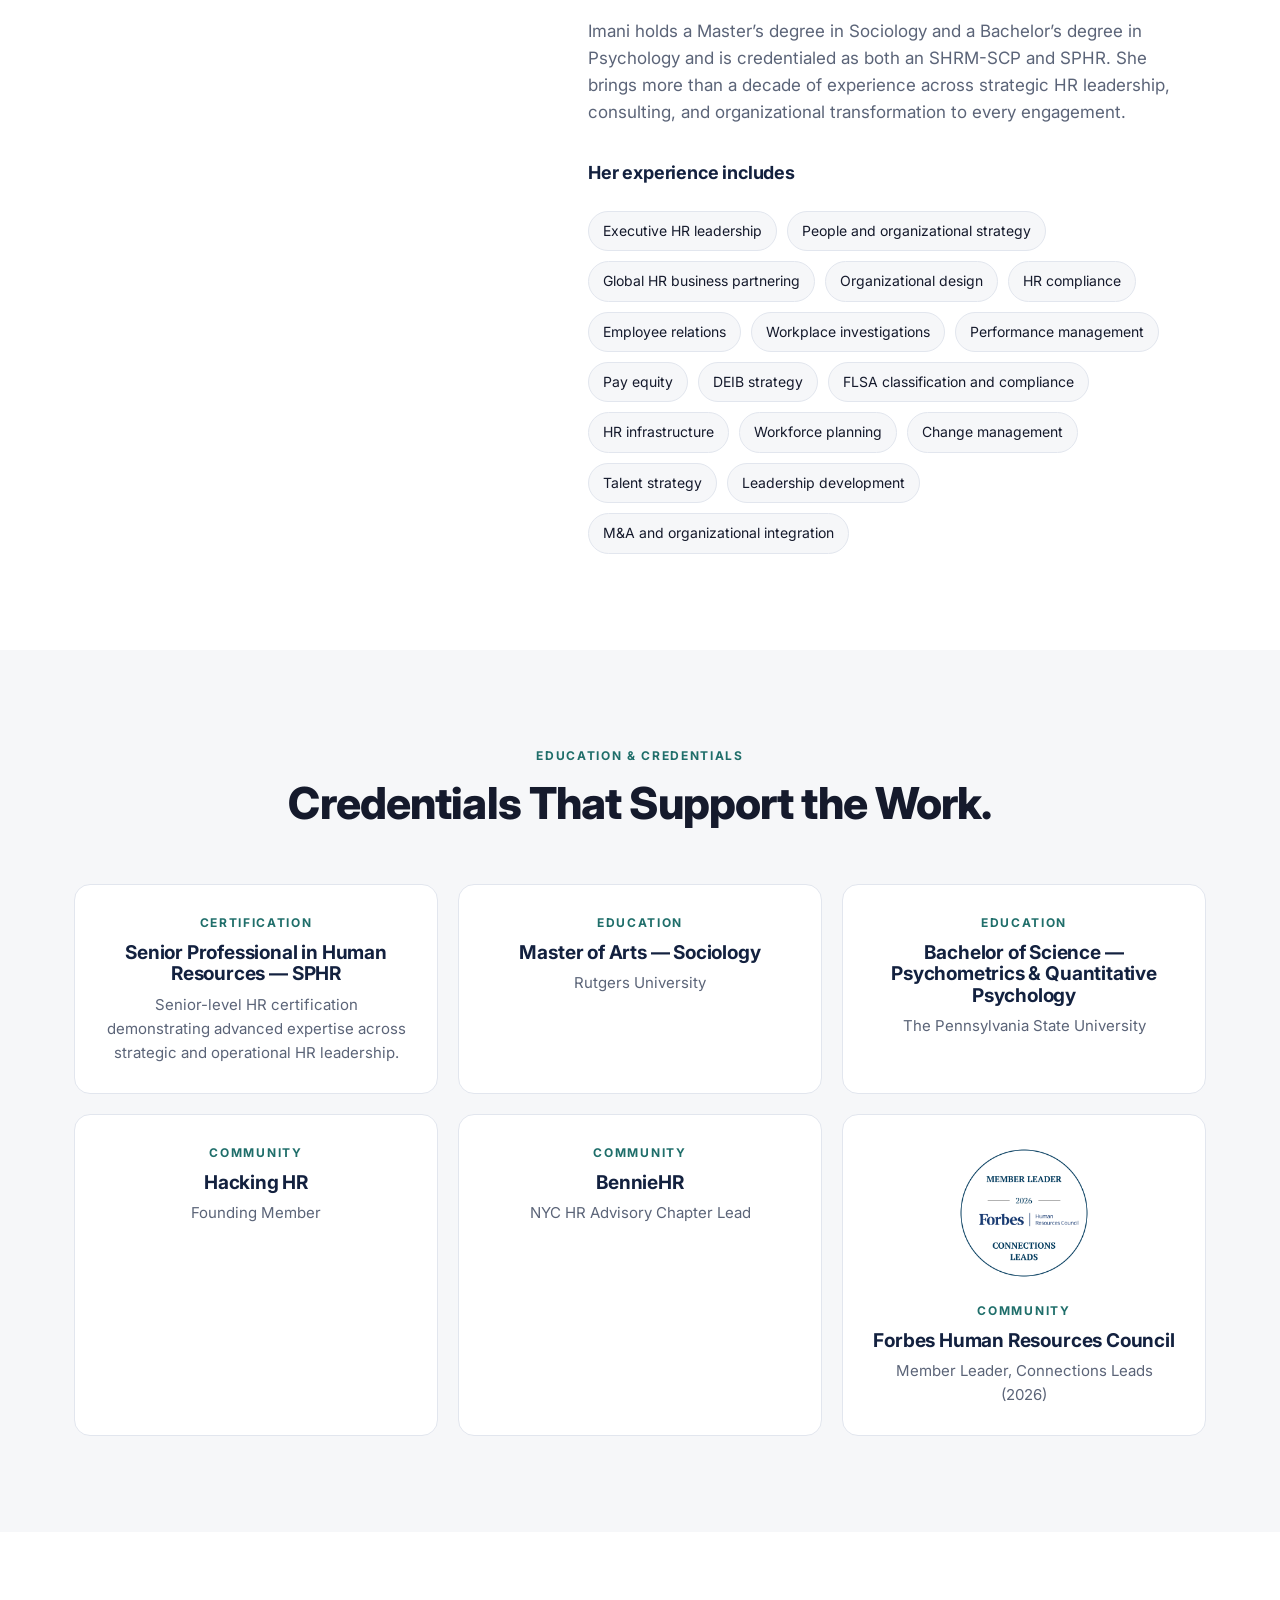
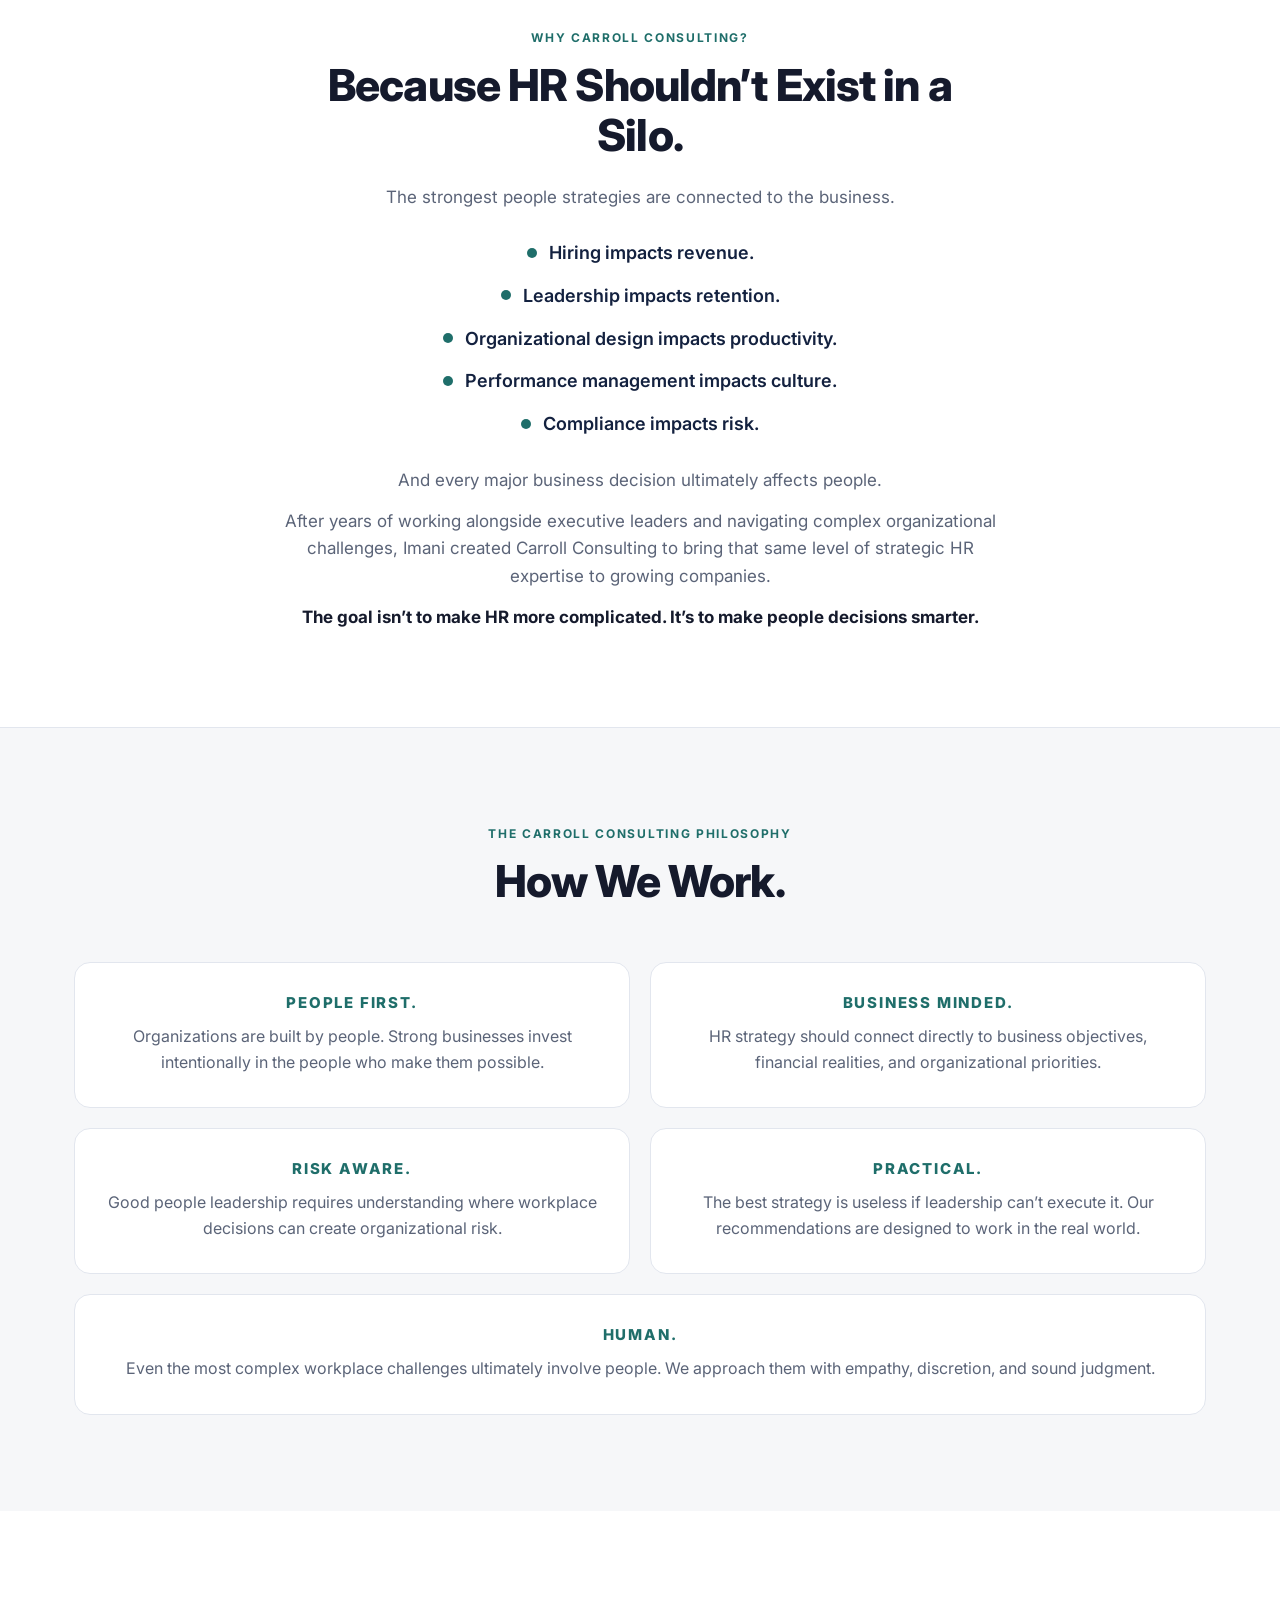
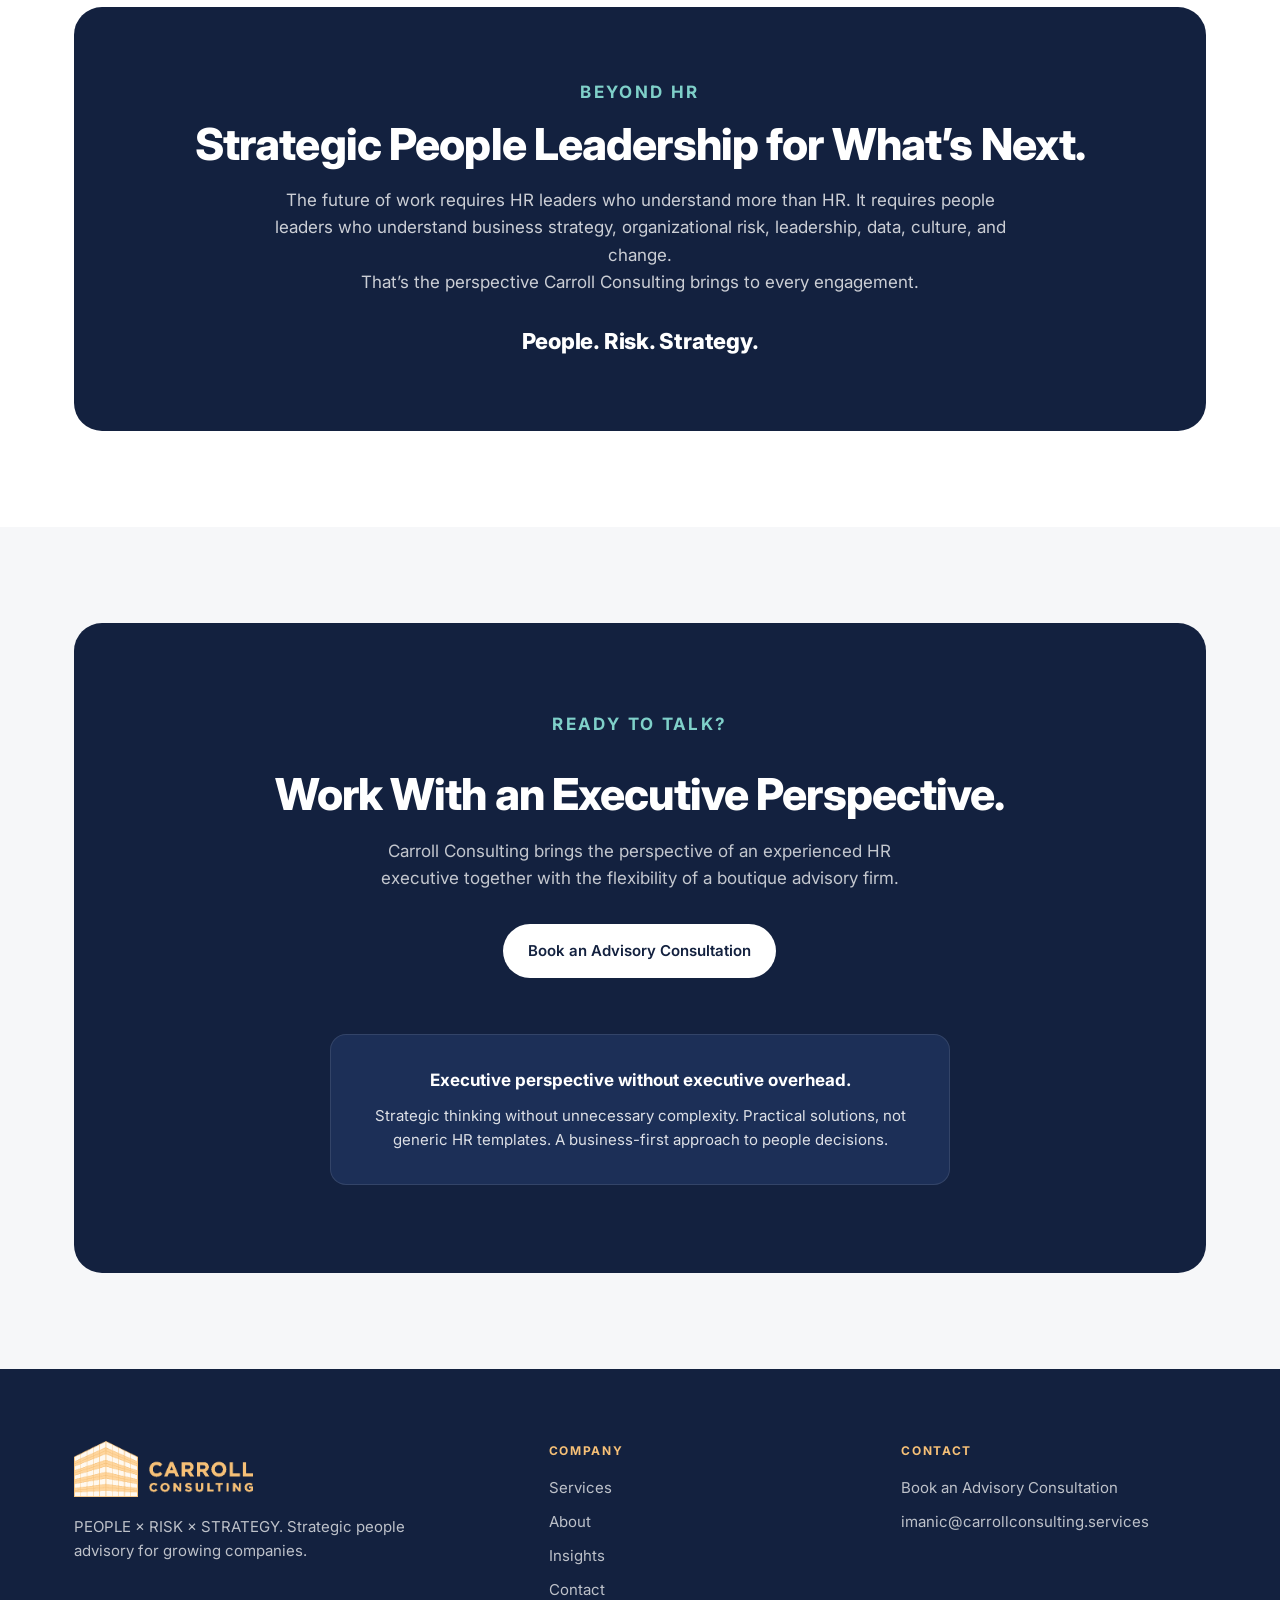
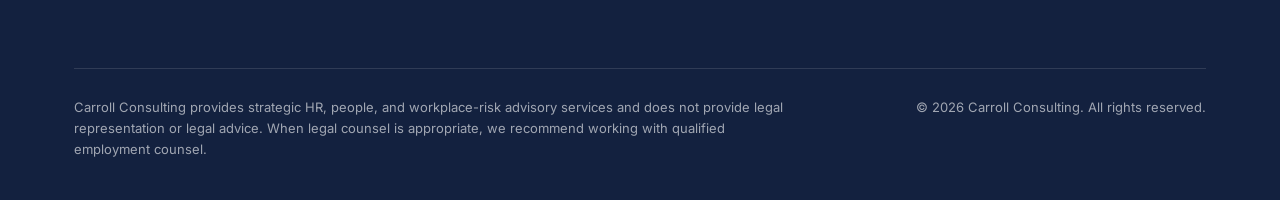
<file: pages/about.html>
<!DOCTYPE html>
<html lang="en">
<head>
<meta charset="UTF-8">
<meta name="viewport" content="width=device-width, initial-scale=1">
<title>About | Carroll Consulting</title>
<meta name="description" content="Meet Imani Carroll, founder of Carroll Consulting, and the people-first, business-minded approach behind the firm.">
<meta property="og:type" content="website">
<meta property="og:site_name" content="Carroll Consulting">
<meta property="og:title" content="About | Carroll Consulting">
<meta property="og:description" content="Meet Imani Carroll, founder of Carroll Consulting, and the people-first, business-minded approach behind the firm.">
<meta name="twitter:card" content="summary">
<meta name="theme-color" content="#13213f">
<link rel="icon" type="image/png" sizes="32x32" href="../assets/img/favicon-32.png">
<link rel="icon" type="image/png" sizes="192x192" href="../assets/img/favicon-192.png">
<link rel="apple-touch-icon" href="../assets/img/apple-touch-icon.png">
<link rel="preconnect" href="https://fonts.googleapis.com">
<link rel="preconnect" href="https://fonts.gstatic.com" crossorigin>
<link rel="stylesheet" href="../css/styles.css">
<link rel="preload" as="image" href="../assets/img/about-hero.jpg" media="(min-width: 701px)">
<link rel="preload" as="image" href="../assets/img/about-hero-sm.jpg" media="(max-width: 700px)">
<link rel="preload" as="style" href="https://fonts.googleapis.com/css2?family=Inter:wght@400;500;600;700;800&display=swap">
<link rel="stylesheet" href="https://fonts.googleapis.com/css2?family=Inter:wght@400;500;600;700;800&display=swap" media="print" onload="this.media='all'">
<noscript><link rel="stylesheet" href="https://fonts.googleapis.com/css2?family=Inter:wght@400;500;600;700;800&display=swap"></noscript>
<script src="../js/site.js" defer></script>
</head>
<body class="centered-page">

<a class="skip-link" href="#main">Skip to main content</a>

<header class="nav">
  <div class="wrap">
    <a href="../index.html" class="logo" aria-label="Carroll Consulting home"><img class="logo-full" src="../assets/img/logo.png" alt="" width="454" height="142"><img class="logo-icon" src="../assets/img/logo-mark.png" alt="" width="162" height="142"></a>
    <nav class="nav-links" id="primary-nav" aria-label="Primary">
      <a href="services.html">Services</a>
      <a href="about.html" class="is-active" aria-current="page">About</a>
      <a href="insights.html">Insights</a>
      <a href="contact.html">Contact</a>
    </nav>
    <div class="nav-cta">
      <a href="contact.html" class="btn btn-primary">Book a Consultation</a>
      <button class="nav-toggle" type="button" aria-expanded="false" aria-controls="primary-nav" aria-label="Open menu">
        <svg class="icon-menu" viewBox="0 0 24 24" fill="none" stroke="currentColor" stroke-width="2" stroke-linecap="round" aria-hidden="true"><path d="M4 7h16M4 12h16M4 17h16"/></svg>
        <svg class="icon-close" viewBox="0 0 24 24" fill="none" stroke="currentColor" stroke-width="2" stroke-linecap="round" aria-hidden="true"><path d="M6 6l12 12M18 6L6 18"/></svg>
      </button>
    </div>
  </div>
</header>

<main id="main">

<!-- HERO -->
<section class="page-hero photo-hero hero-about">
  <div class="wrap">
    <p class="eyebrow">About Carroll Consulting</p>
    <h1>People Strategy With an Executive Perspective.</h1>
    <p class="lead">Carroll Consulting was created from a simple belief:</p>
    <p class="lead"><strong class="ink">Growing companies shouldn’t have to wait until they have an HR crisis to build a strong people strategy.</strong></p>
  </div>
</section>

<!-- FOUNDER -->
<section>
  <div class="wrap founder">
    <div class="founder-media">
      <img class="founder-portrait" src="../assets/img/imani-carroll-720.jpg" srcset="../assets/img/imani-carroll-720.jpg 720w, ../assets/img/imani-carroll-1080.jpg 1080w" sizes="300px" alt="Imani Carroll, Founder and Principal Consultant of Carroll Consulting" width="720" height="1080" loading="lazy">
    </div>
    <div class="founder-body">
      <p class="eyebrow">Meet Imani Carroll</p>
      <h2>Imani Carroll</h2>
      <p class="role">Founder &amp; Principal Consultant</p>
      <div class="body-copy">
        <p>Imani Carroll is a strategic People &amp; HR advisor with over a decade of People Leadership experience helping organizations build, scale, and strengthen their people infrastructure.</p>
        <p>Through her consulting practice, Imani partners with founders, executives, and leadership teams on high-impact People initiatives spanning organizational strategy, talent and workforce planning, HR infrastructure, compliance, employee relations, organizational design, compensation, and leadership development. Her work is grounded in the belief that effective People strategy should be both business-aligned and practical; designed to support growth while reducing risk and creating an organization where people can perform at their best.</p>
        <p>Imani has advised organizations through periods of rapid growth, organizational transformation, leadership change, and increased operational complexity. Her consulting portfolio includes supporting companies with multi-state and international HR strategy, employment practices and compliance, organizational design, talent strategy, executive and board preparation, workforce planning, and the development of scalable People programs and processes. She has also supported organizations navigating significant business milestones, including expansion, restructuring, and the transition from early-stage operations to more mature people practices.</p>
        <p>Her approach combines strategic perspective with hands-on execution. Rather than applying a one-size-fits-all HR playbook, Imani works closely with leadership teams to understand the business, identify the highest-leverage opportunities, and build solutions that can actually be implemented and sustained.</p>
        <p>Imani holds a Master’s degree in Sociology and a Bachelor’s degree in Psychology and is credentialed as both an SHRM-SCP and SPHR. She brings more than a decade of experience across strategic HR leadership, consulting, and organizational transformation to every engagement.</p>
      </div>

      <h3 class="founder-sub">Her experience includes</h3>
      <div class="tag-list">
        <span>Executive HR leadership</span>
        <span>People and organizational strategy</span>
        <span>Global HR business partnering</span>
        <span>Organizational design</span>
        <span>HR compliance</span>
        <span>Employee relations</span>
        <span>Workplace investigations</span>
        <span>Performance management</span>
        <span>Pay equity</span>
        <span>DEIB strategy</span>
        <span>FLSA classification and compliance</span>
        <span>HR infrastructure</span>
        <span>Workforce planning</span>
        <span>Change management</span>
        <span>Talent strategy</span>
        <span>Leadership development</span>
        <span>M&amp;A and organizational integration</span>
      </div>
    </div>
  </div>
</section>

<!-- EDUCATION & CREDENTIALS -->
<section class="results">
  <div class="wrap">
    <div class="section-head">
      <p class="eyebrow">Education &amp; Credentials</p>
      <h2>Credentials That Support the Work.</h2>
    </div>
    <div class="creds-grid">
      <div class="cred">
        <div class="label">Certification</div>
        <h3>Senior Professional in Human Resources — SPHR</h3>
        <p>Senior-level HR certification demonstrating advanced expertise across strategic and operational HR leadership.</p>
      </div>
      <div class="cred">
        <div class="label">Education</div>
        <h3>Master of Arts — Sociology</h3>
        <p>Rutgers University</p>
      </div>
      <div class="cred">
        <div class="label">Education</div>
        <h3>Bachelor of Science — Psychometrics &amp; Quantitative Psychology</h3>
        <p>The Pennsylvania State University</p>
      </div>
      <div class="cred">
        <div class="label">Community</div>
        <h3>Hacking HR</h3>
        <p>Founding Member</p>
      </div>
      <div class="cred">
        <div class="label">Community</div>
        <h3>BennieHR</h3>
        <p>NYC HR Advisory Chapter Lead</p>
      </div>
      <div class="cred cred-badge">
        <img src="../assets/img/forbes-hr-council-badge.png" alt="Forbes Human Resources Council, Member Leader 2026, Connections Leads badge" width="140" height="140" loading="lazy">
        <div class="label">Community</div>
        <h3>Forbes Human Resources Council</h3>
        <p>Member Leader, Connections Leads (2026)</p>
      </div>
    </div>
  </div>
</section>

<!-- WHY: HR SHOULDN'T EXIST IN A SILO -->
<section>
  <div class="wrap split-2">
    <div>
      <p class="eyebrow">Why Carroll Consulting?</p>
      <h2>Because HR Shouldn’t Exist in a Silo.</h2>
    </div>
    <div class="body-copy">
      <p>The strongest people strategies are connected to the business.</p>
      <ul class="silo-list">
        <li>Hiring impacts revenue.</li>
        <li>Leadership impacts retention.</li>
        <li>Organizational design impacts productivity.</li>
        <li>Performance management impacts culture.</li>
        <li>Compliance impacts risk.</li>
      </ul>
      <p>And every major business decision ultimately affects people.</p>
      <p>After years of working alongside executive leaders and navigating complex organizational challenges, Imani created Carroll Consulting to bring that same level of strategic HR expertise to growing companies.</p>
      <p><strong>The goal isn’t to make HR more complicated. It’s to make people decisions smarter.</strong></p>
    </div>
  </div>
</section>

<!-- PHILOSOPHY -->
<section class="service-block alt">
  <div class="wrap">
    <div class="section-head">
      <p class="eyebrow">The Carroll Consulting Philosophy</p>
      <h2>How We Work.</h2>
    </div>
    <div class="philosophy-grid">
      <div class="philo">
        <h3>People First.</h3>
        <p>Organizations are built by people. Strong businesses invest intentionally in the people who make them possible.</p>
      </div>
      <div class="philo">
        <h3>Business Minded.</h3>
        <p>HR strategy should connect directly to business objectives, financial realities, and organizational priorities.</p>
      </div>
      <div class="philo">
        <h3>Risk Aware.</h3>
        <p>Good people leadership requires understanding where workplace decisions can create organizational risk.</p>
      </div>
      <div class="philo">
        <h3>Practical.</h3>
        <p>The best strategy is useless if leadership can’t execute it. Our recommendations are designed to work in the real world.</p>
      </div>
      <div class="philo span-all">
        <h3>Human.</h3>
        <p>Even the most complex workplace challenges ultimately involve people. We approach them with empathy, discretion, and sound judgment.</p>
      </div>
    </div>
  </div>
</section>

<!-- BEYOND HR -->
<section>
  <div class="wrap">
    <div class="beyond">
      <p class="eyebrow">Beyond HR</p>
      <h2>Strategic People Leadership for What’s Next.</h2>
      <p>The future of work requires HR leaders who understand more than HR. It requires people leaders who understand business strategy, organizational risk, leadership, data, culture, and change.</p>
      <p>That’s the perspective Carroll Consulting brings to every engagement.</p>
      <p class="big-line">People. Risk. Strategy.</p>
    </div>
  </div>
</section>

<!-- CTA -->
<section class="cta pt-0">
  <div class="wrap">
    <div class="cta-box">
      <div>
        <p class="eyebrow">Ready to talk?</p>
        <h2>Work With an Executive Perspective.</h2>
        <p>Carroll Consulting brings the perspective of an experienced HR executive together with the flexibility of a boutique advisory firm.</p>
        <div class="hero-actions">
          <a href="contact.html" class="btn btn-light">Book an Advisory Consultation</a>
        </div>
      </div>
      <aside class="cta-side">
        <strong>Executive perspective without executive overhead.</strong>
        Strategic thinking without unnecessary complexity. Practical solutions, not generic HR templates. A business-first approach to people decisions.
      </aside>
    </div>
  </div>
</section>

</main>

<footer>
  <div class="wrap">
    <div class="foot-grid">
      <div>
        <a href="../index.html" class="logo" aria-label="Carroll Consulting home"><img class="logo-full" src="../assets/img/logo.png" alt="" width="454" height="142" loading="lazy"></a>
        <p>PEOPLE × RISK × STRATEGY. Strategic people advisory for growing companies.</p>
      </div>
      <nav class="foot-col" aria-label="Footer">
        <h4>Company</h4>
        <a href="services.html">Services</a>
        <a href="about.html">About</a>
        <a href="insights.html">Insights</a>
        <a href="contact.html">Contact</a>
      </nav>
      <div class="foot-col">
        <h4>Contact</h4>
        <a href="contact.html">Book an Advisory Consultation</a>
        <a href="mailto:imanic@carrollconsulting.services">imanic@carrollconsulting.services</a>
      </div>
    </div>
    <div class="legal">
      <p>Carroll Consulting provides strategic HR, people, and workplace-risk advisory services and does not provide legal representation or legal advice. When legal counsel is appropriate, we recommend working with qualified employment counsel.</p>
      <p>© 2026 Carroll Consulting. All rights reserved.</p>
    </div>
  </div>
</footer>

</body>
</html>
</file>
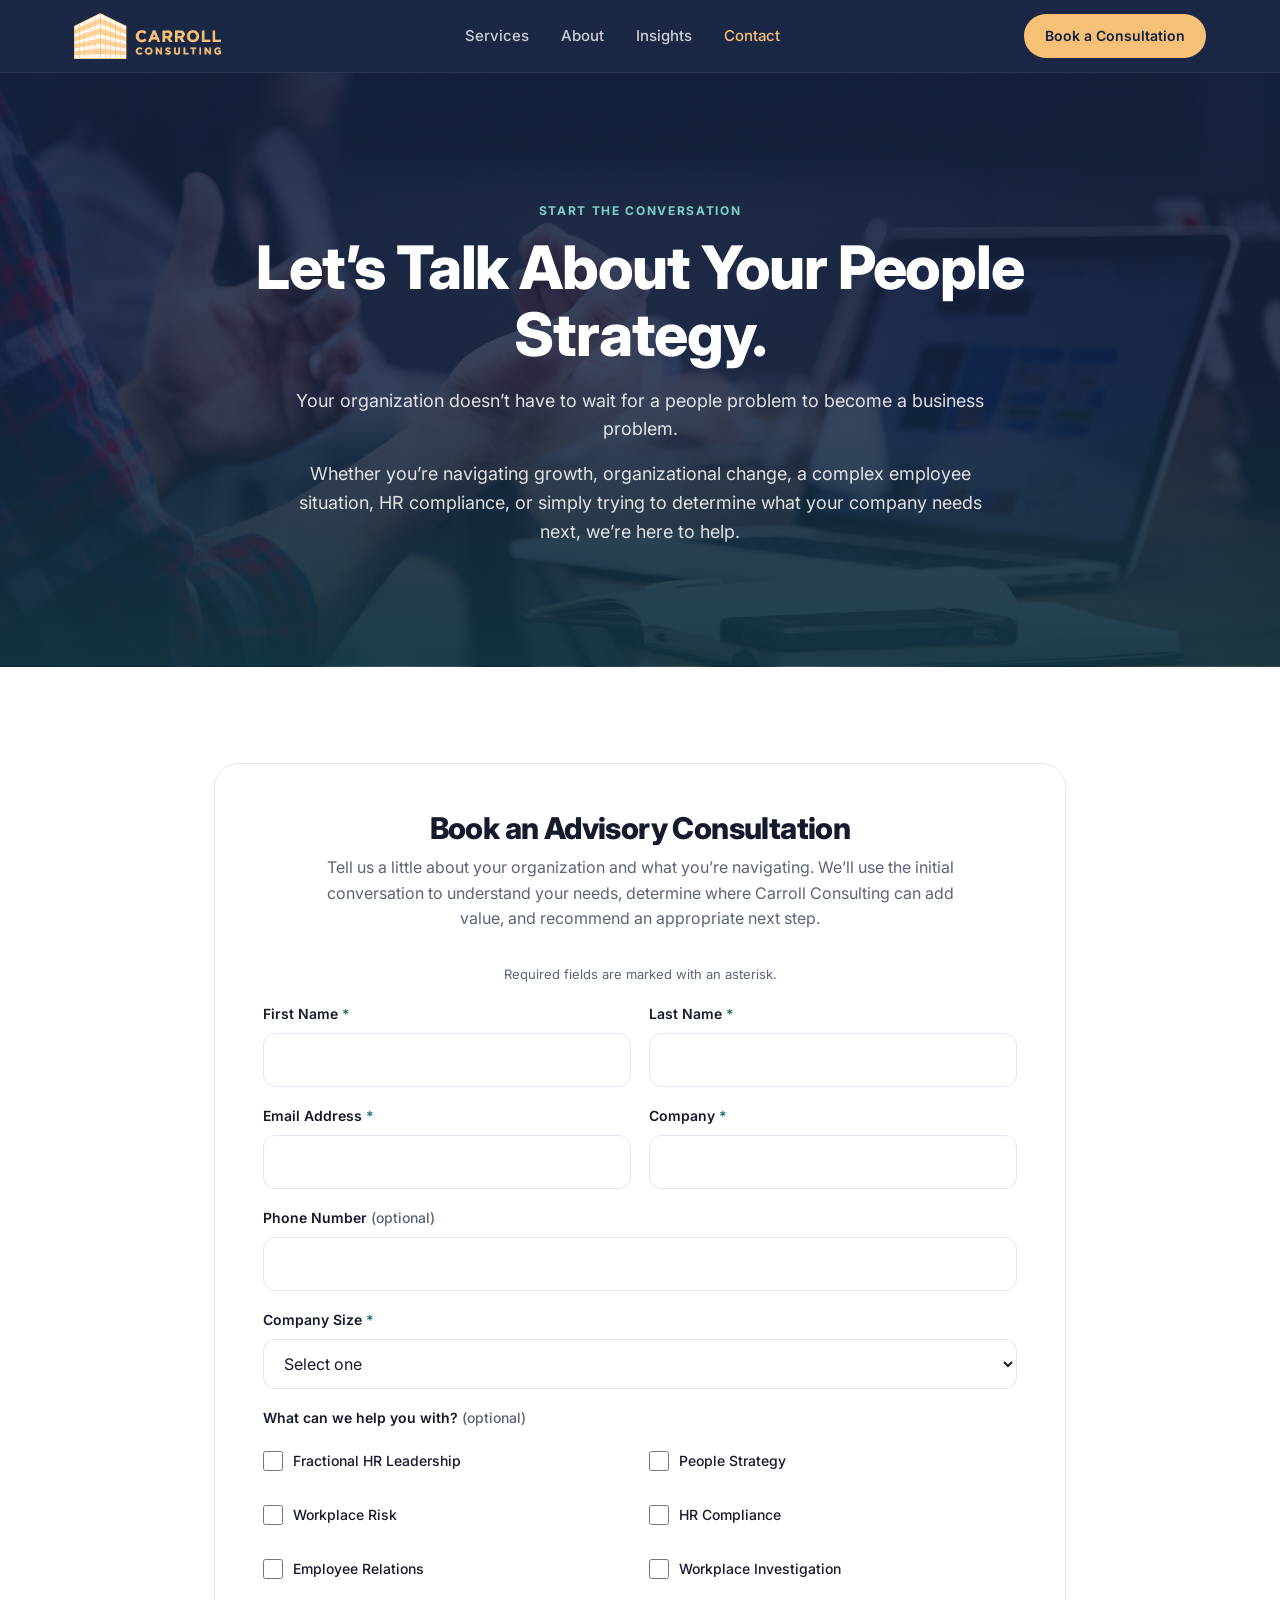
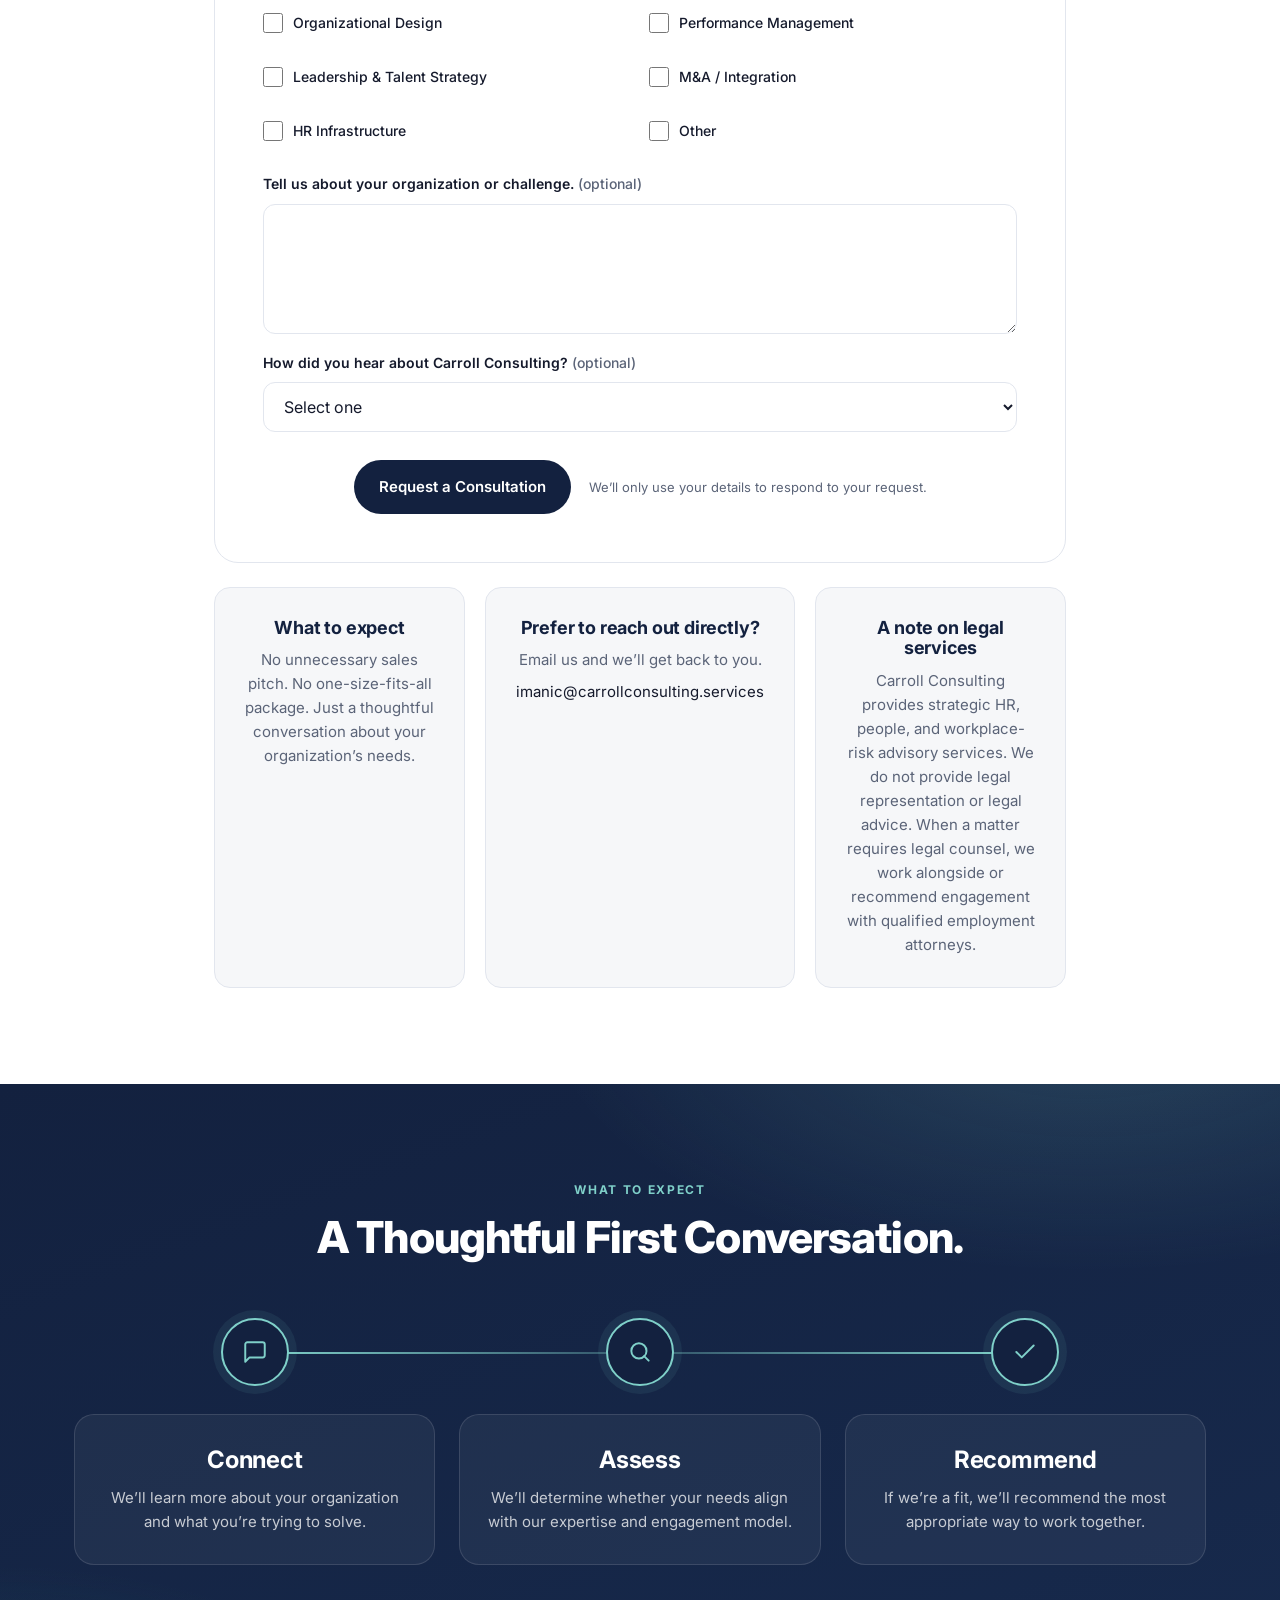
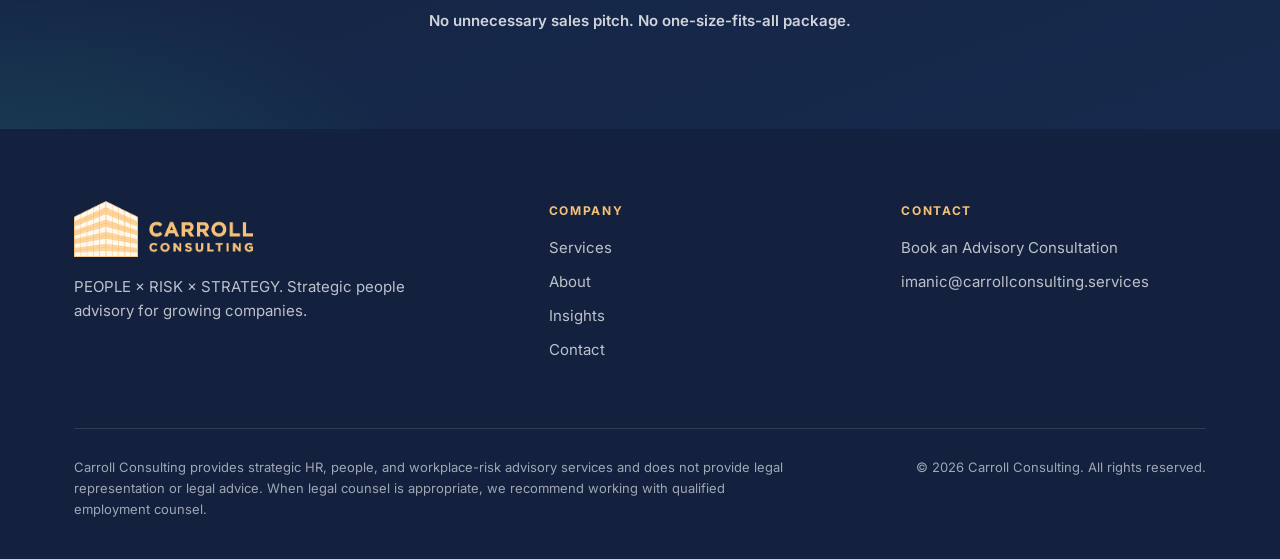
<file: pages/contact.html>
<!DOCTYPE html>
<html lang="en">
<head>
<meta charset="UTF-8">
<meta name="viewport" content="width=device-width, initial-scale=1">
<title>Contact | Carroll Consulting</title>
<meta name="description" content="Book an advisory consultation with Carroll Consulting to talk about your people strategy, workplace risk, or HR infrastructure.">
<meta property="og:type" content="website">
<meta property="og:site_name" content="Carroll Consulting">
<meta property="og:title" content="Contact | Carroll Consulting">
<meta property="og:description" content="Book an advisory consultation with Carroll Consulting to talk about your people strategy, workplace risk, or HR infrastructure.">
<meta name="twitter:card" content="summary">
<meta name="theme-color" content="#13213f">
<link rel="icon" type="image/png" sizes="32x32" href="../assets/img/favicon-32.png">
<link rel="icon" type="image/png" sizes="192x192" href="../assets/img/favicon-192.png">
<link rel="apple-touch-icon" href="../assets/img/apple-touch-icon.png">
<link rel="preconnect" href="https://fonts.googleapis.com">
<link rel="preconnect" href="https://fonts.gstatic.com" crossorigin>
<link rel="stylesheet" href="../css/styles.css">
<link rel="preload" as="image" href="../assets/img/contact-hero.jpg" media="(min-width: 701px)">
<link rel="preload" as="image" href="../assets/img/contact-hero-sm.jpg" media="(max-width: 700px)">
<link rel="preload" as="style" href="https://fonts.googleapis.com/css2?family=Inter:wght@400;500;600;700;800&display=swap">
<link rel="stylesheet" href="https://fonts.googleapis.com/css2?family=Inter:wght@400;500;600;700;800&display=swap" media="print" onload="this.media='all'">
<noscript><link rel="stylesheet" href="https://fonts.googleapis.com/css2?family=Inter:wght@400;500;600;700;800&display=swap"></noscript>
<script src="../js/site.js" defer></script>
</head>
<body class="centered-page">

<a class="skip-link" href="#main">Skip to main content</a>

<header class="nav">
  <div class="wrap">
    <a href="../index.html" class="logo" aria-label="Carroll Consulting home"><img class="logo-full" src="../assets/img/logo.png" alt="" width="454" height="142"><img class="logo-icon" src="../assets/img/logo-mark.png" alt="" width="162" height="142"></a>
    <nav class="nav-links" id="primary-nav" aria-label="Primary">
      <a href="services.html">Services</a>
      <a href="about.html">About</a>
      <a href="insights.html">Insights</a>
      <a href="contact.html" class="is-active" aria-current="page">Contact</a>
    </nav>
    <div class="nav-cta">
      <a href="#book" class="btn btn-primary">Book a Consultation</a>
      <button class="nav-toggle" type="button" aria-expanded="false" aria-controls="primary-nav" aria-label="Open menu">
        <svg class="icon-menu" viewBox="0 0 24 24" fill="none" stroke="currentColor" stroke-width="2" stroke-linecap="round" aria-hidden="true"><path d="M4 7h16M4 12h16M4 17h16"/></svg>
        <svg class="icon-close" viewBox="0 0 24 24" fill="none" stroke="currentColor" stroke-width="2" stroke-linecap="round" aria-hidden="true"><path d="M6 6l12 12M18 6L6 18"/></svg>
      </button>
    </div>
  </div>
</header>

<main id="main">

<!-- HERO -->
<section class="page-hero photo-hero hero-contact">
  <div class="wrap">
    <p class="eyebrow">Start the Conversation</p>
    <h1>Let’s Talk About Your People Strategy.</h1>
    <p class="lead">Your organization doesn’t have to wait for a people problem to become a business problem.</p>
    <p class="lead">Whether you’re navigating growth, organizational change, a complex employee situation, HR compliance, or simply trying to determine what your company needs next, we’re here to help.</p>
  </div>
</section>

<!-- FORM + SIDE -->
<section id="book">
  <div class="wrap contact-grid">

    <div class="form-card">
      <h2>Book an Advisory Consultation</h2>
      <p>Tell us a little about your organization and what you’re navigating. We’ll use the initial conversation to understand your needs, determine where Carroll Consulting can add value, and recommend an appropriate next step.</p>

      <!-- Form backend: FormSubmit (formsubmit.co) emails each request to data-email. To switch services, change data-endpoint; if it is left empty the form opens the visitor's email app instead. -->
      <form action="#" method="post" data-contact-form data-endpoint="https://formsubmit.co/ajax/imanic@carrollconsulting.services" data-email="imanic@carrollconsulting.services">
        <input type="text" name="_honey" tabindex="-1" autocomplete="off" aria-hidden="true" style="position:absolute;left:-9999px;width:1px;height:1px;opacity:0">
        <p class="form-hint">Required fields are marked with an asterisk.</p>
        <div class="form-grid">
          <div class="field">
            <label for="first">First Name <span class="req" aria-hidden="true">*</span></label>
            <input id="first" name="first_name" type="text" autocomplete="given-name" required>
          </div>
          <div class="field">
            <label for="last">Last Name <span class="req" aria-hidden="true">*</span></label>
            <input id="last" name="last_name" type="text" autocomplete="family-name" required>
          </div>
          <div class="field">
            <label for="email">Email Address <span class="req" aria-hidden="true">*</span></label>
            <input id="email" name="email" type="email" autocomplete="email" inputmode="email" required>
          </div>
          <div class="field">
            <label for="company">Company <span class="req" aria-hidden="true">*</span></label>
            <input id="company" name="company" type="text" autocomplete="organization" required>
          </div>
          <div class="field full">
            <label for="phone">Phone Number <span class="optional">(optional)</span></label>
            <input id="phone" name="phone" type="tel" autocomplete="tel" inputmode="tel">
          </div>
          <div class="field full">
            <label for="size">Company Size <span class="req" aria-hidden="true">*</span></label>
            <select id="size" name="company_size" required>
              <option value="">Select one</option>
              <option>1–10 employees</option>
              <option>11–25 employees</option>
              <option>26–50 employees</option>
              <option>51–100 employees</option>
              <option>101–250 employees</option>
              <option>250+ employees</option>
            </select>
          </div>
          <fieldset class="field full">
            <legend>What can we help you with? <span class="optional">(optional)</span></legend>
            <div class="checks">
              <label><input type="checkbox" name="topics" value="Fractional HR Leadership"> Fractional HR Leadership</label>
              <label><input type="checkbox" name="topics" value="People Strategy"> People Strategy</label>
              <label><input type="checkbox" name="topics" value="Workplace Risk"> Workplace Risk</label>
              <label><input type="checkbox" name="topics" value="HR Compliance"> HR Compliance</label>
              <label><input type="checkbox" name="topics" value="Employee Relations"> Employee Relations</label>
              <label><input type="checkbox" name="topics" value="Workplace Investigation"> Workplace Investigation</label>
              <label><input type="checkbox" name="topics" value="Organizational Design"> Organizational Design</label>
              <label><input type="checkbox" name="topics" value="Performance Management"> Performance Management</label>
              <label><input type="checkbox" name="topics" value="Leadership &amp; Talent Strategy"> Leadership &amp; Talent Strategy</label>
              <label><input type="checkbox" name="topics" value="M&amp;A / Integration"> M&amp;A / Integration</label>
              <label><input type="checkbox" name="topics" value="HR Infrastructure"> HR Infrastructure</label>
              <label><input type="checkbox" name="topics" value="Other"> Other</label>
            </div>
          </fieldset>
          <div class="field full">
            <label for="message">Tell us about your organization or challenge. <span class="optional">(optional)</span></label>
            <textarea id="message" name="message"></textarea>
          </div>
          <div class="field full">
            <label for="source">How did you hear about Carroll Consulting? <span class="optional">(optional)</span></label>
            <select id="source" name="source">
              <option value="">Select one</option>
              <option>LinkedIn</option>
              <option>Instagram</option>
              <option>Referral</option>
              <option>Search</option>
              <option>Forbes HR Council</option>
              <option>Other</option>
            </select>
          </div>
        </div>
        <div class="form-submit">
          <button type="submit" class="btn btn-primary" data-submit>Request a Consultation</button>
          <small>We’ll only use your details to respond to your request.</small>
        </div>
        <p class="form-status" data-form-status role="status" aria-live="polite" hidden></p>
      </form>
    </div>

    <div class="side-stack">
      <div class="side-card">
        <h3>What to expect</h3>
        <p>No unnecessary sales pitch. No one-size-fits-all package. Just a thoughtful conversation about your organization’s needs.</p>
      </div>
      <div class="side-card">
        <h3>Prefer to reach out directly?</h3>
        <p>Email us and we’ll get back to you.</p>
        <p class="contact-line"><a href="mailto:imanic@carrollconsulting.services">imanic@carrollconsulting.services</a></p>
      </div>
      <div class="side-card">
        <h3>A note on legal services</h3>
        <p>Carroll Consulting provides strategic HR, people, and workplace-risk advisory services. We do not provide legal representation or legal advice. When a matter requires legal counsel, we work alongside or recommend engagement with qualified employment attorneys.</p>
      </div>
    </div>

  </div>
</section>

<!-- WHAT TO EXPECT -->
<section class="approach">
  <div class="wrap">
    <div class="section-head">
      <p class="eyebrow">What to Expect</p>
      <h2>A Thoughtful First Conversation.</h2>
    </div>
    <ol class="journey journey-3">
      <li class="journey-step">
        <span class="journey-node" aria-hidden="true"><svg viewBox="0 0 24 24" width="26" height="26" fill="none" stroke="currentColor" stroke-width="1.8" stroke-linecap="round" stroke-linejoin="round"><path d="M21 15a2 2 0 0 1-2 2H7l-4 4V5a2 2 0 0 1 2-2h14a2 2 0 0 1 2 2z"/></svg></span>
        <div class="journey-card">
          <h3>Connect</h3>
          <p>We’ll learn more about your organization and what you’re trying to solve.</p>
        </div>
      </li>
      <li class="journey-step">
        <span class="journey-node" aria-hidden="true"><svg viewBox="0 0 24 24" width="26" height="26" fill="none" stroke="currentColor" stroke-width="1.8" stroke-linecap="round" stroke-linejoin="round"><circle cx="11" cy="11" r="7"/><path d="m20 20-4.2-4.2"/></svg></span>
        <div class="journey-card">
          <h3>Assess</h3>
          <p>We’ll determine whether your needs align with our expertise and engagement model.</p>
        </div>
      </li>
      <li class="journey-step">
        <span class="journey-node" aria-hidden="true"><svg viewBox="0 0 24 24" width="26" height="26" fill="none" stroke="currentColor" stroke-width="1.8" stroke-linecap="round" stroke-linejoin="round"><path d="M20 6 9 17l-5-5"/></svg></span>
        <div class="journey-card">
          <h3>Recommend</h3>
          <p>If we’re a fit, we’ll recommend the most appropriate way to work together.</p>
        </div>
      </li>
    </ol>
    <p class="journey-loop">No unnecessary sales pitch. No one-size-fits-all package.</p>
  </div>
</section>
</main>

<footer>
  <div class="wrap">
    <div class="foot-grid">
      <div>
        <a href="../index.html" class="logo" aria-label="Carroll Consulting home"><img class="logo-full" src="../assets/img/logo.png" alt="" width="454" height="142" loading="lazy"></a>
        <p>PEOPLE × RISK × STRATEGY. Strategic people advisory for growing companies.</p>
      </div>
      <nav class="foot-col" aria-label="Footer">
        <h4>Company</h4>
        <a href="services.html">Services</a>
        <a href="about.html">About</a>
        <a href="insights.html">Insights</a>
        <a href="contact.html">Contact</a>
      </nav>
      <div class="foot-col">
        <h4>Contact</h4>
        <a href="contact.html">Book an Advisory Consultation</a>
        <a href="mailto:imanic@carrollconsulting.services">imanic@carrollconsulting.services</a>
      </div>
    </div>
    <div class="legal">
      <p>Carroll Consulting provides strategic HR, people, and workplace-risk advisory services and does not provide legal representation or legal advice. When legal counsel is appropriate, we recommend working with qualified employment counsel.</p>
      <p>© 2026 Carroll Consulting. All rights reserved.</p>
    </div>
  </div>
</footer>

</body>
</html>
</file>
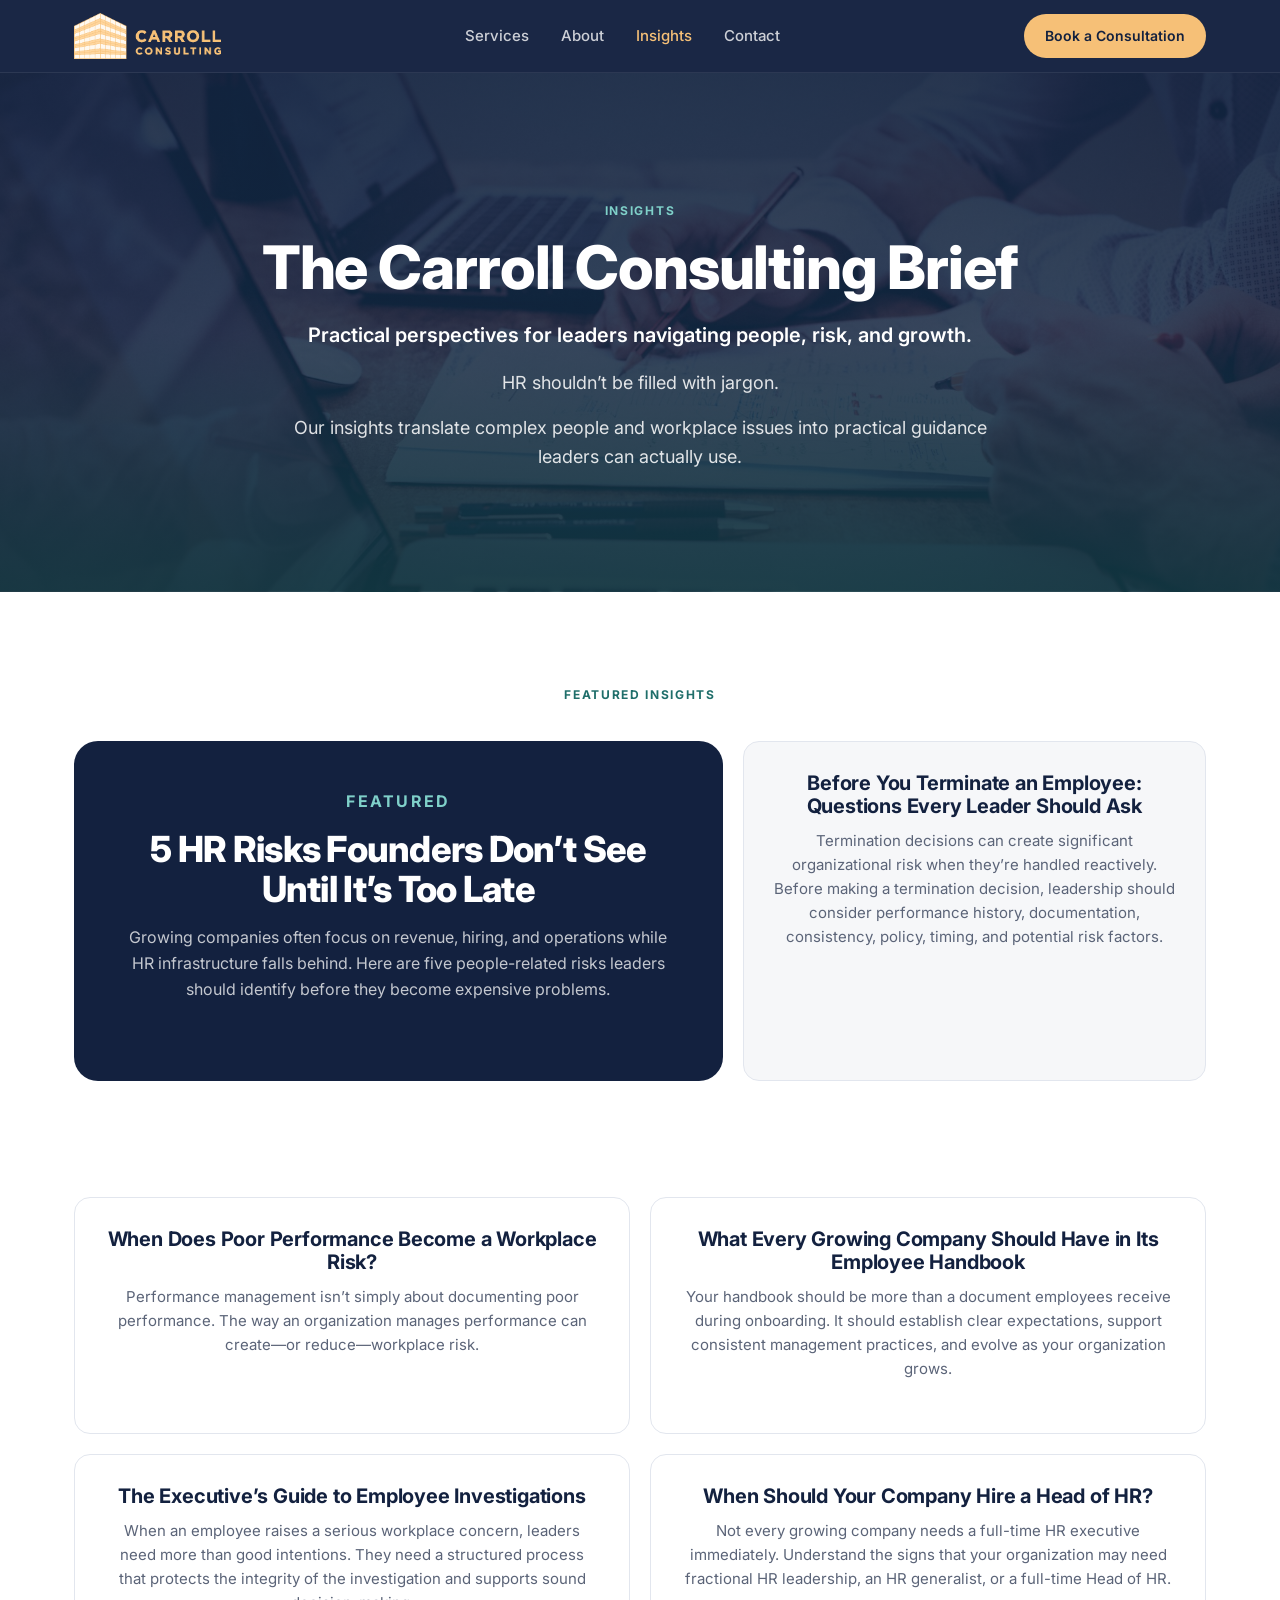
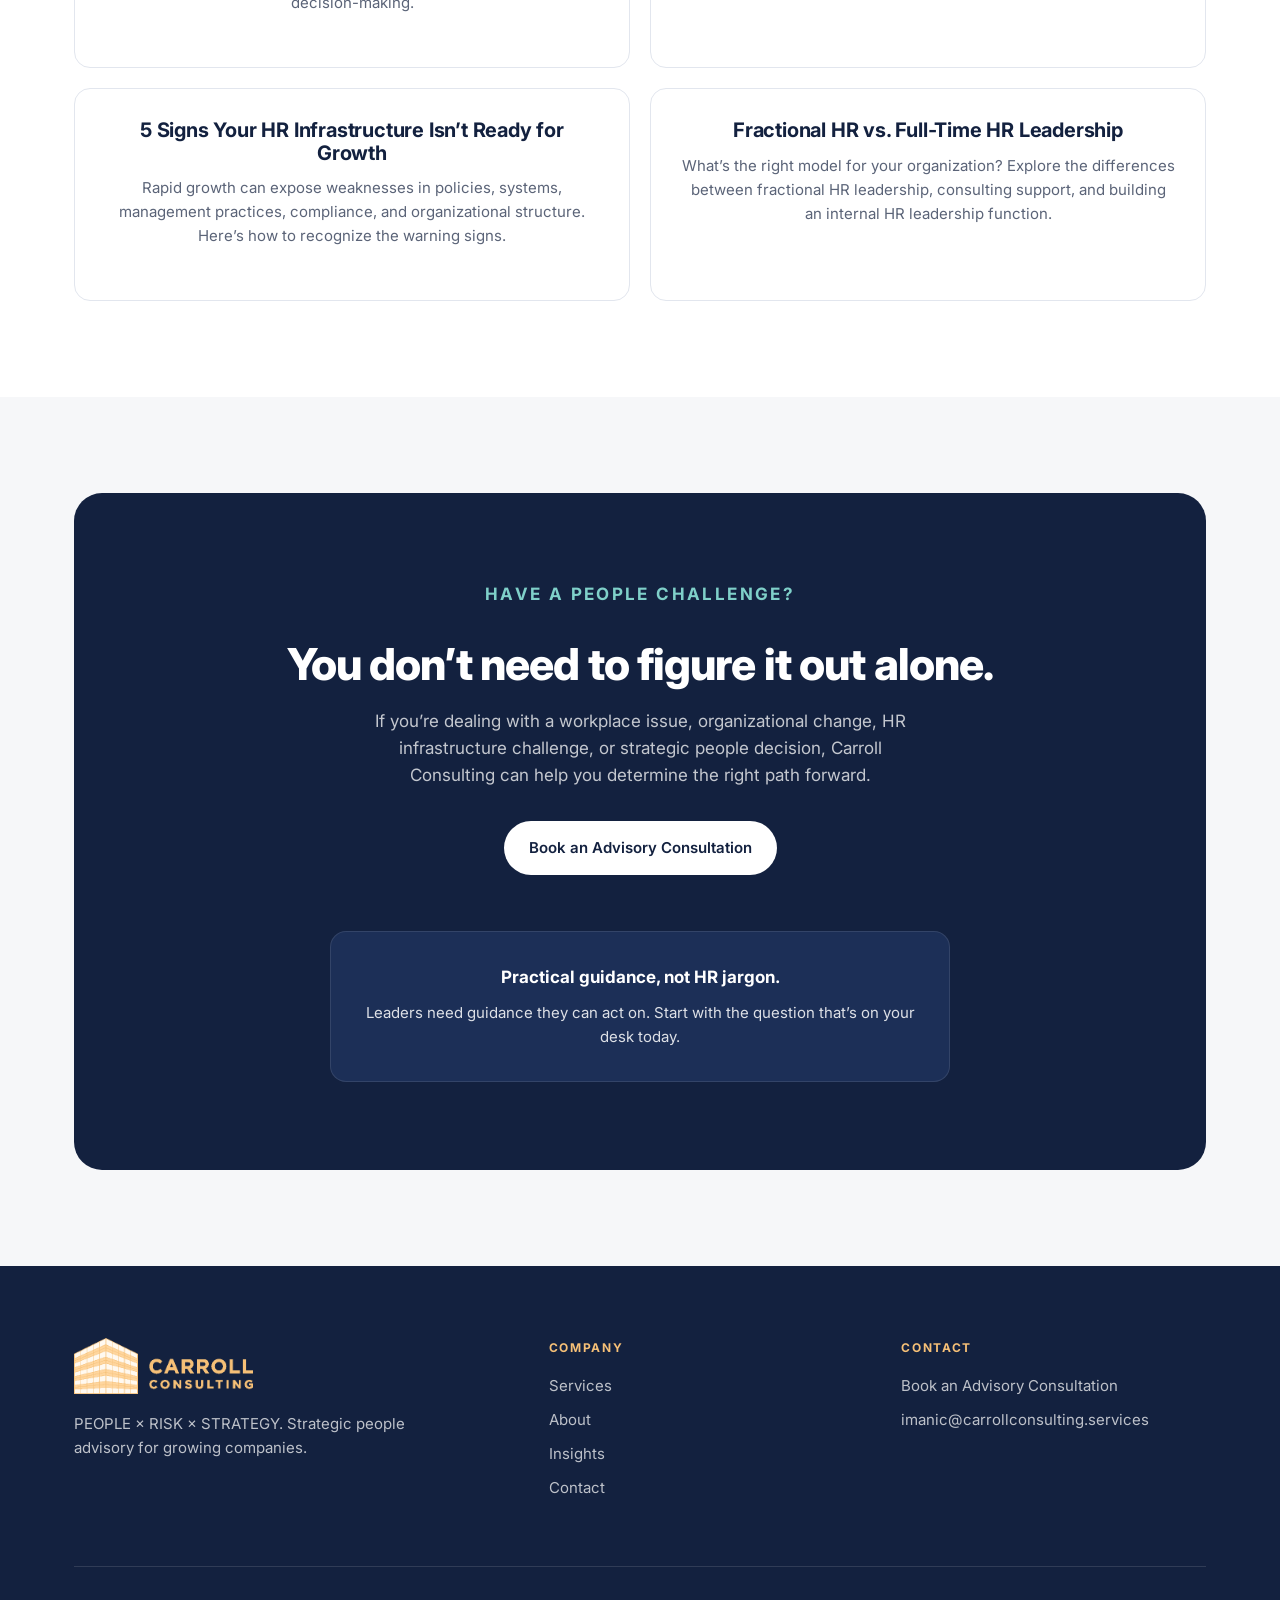
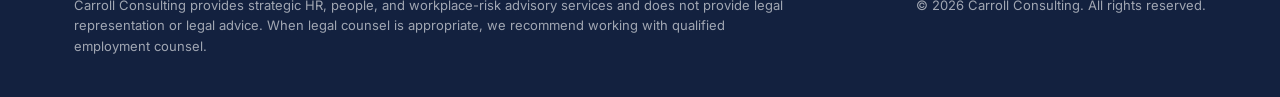
<file: pages/insights.html>
<!DOCTYPE html>
<html lang="en">
<head>
<meta charset="UTF-8">
<meta name="viewport" content="width=device-width, initial-scale=1">
<title>Insights | Carroll Consulting</title>
<meta name="description" content="The Carroll Consulting Brief: practical perspectives for leaders navigating people, risk, and growth.">
<meta property="og:type" content="website">
<meta property="og:site_name" content="Carroll Consulting">
<meta property="og:title" content="Insights | Carroll Consulting">
<meta property="og:description" content="The Carroll Consulting Brief: practical perspectives for leaders navigating people, risk, and growth.">
<meta name="twitter:card" content="summary">
<meta name="theme-color" content="#13213f">
<link rel="icon" type="image/png" sizes="32x32" href="../assets/img/favicon-32.png">
<link rel="icon" type="image/png" sizes="192x192" href="../assets/img/favicon-192.png">
<link rel="apple-touch-icon" href="../assets/img/apple-touch-icon.png">
<link rel="preconnect" href="https://fonts.googleapis.com">
<link rel="preconnect" href="https://fonts.gstatic.com" crossorigin>
<link rel="stylesheet" href="../css/styles.css">
<link rel="preload" as="image" href="../assets/img/insights-hero.jpg" media="(min-width: 701px)">
<link rel="preload" as="image" href="../assets/img/insights-hero-sm.jpg" media="(max-width: 700px)">
<link rel="preload" as="style" href="https://fonts.googleapis.com/css2?family=Inter:wght@400;500;600;700;800&display=swap">
<link rel="stylesheet" href="https://fonts.googleapis.com/css2?family=Inter:wght@400;500;600;700;800&display=swap" media="print" onload="this.media='all'">
<noscript><link rel="stylesheet" href="https://fonts.googleapis.com/css2?family=Inter:wght@400;500;600;700;800&display=swap"></noscript>
<script src="../js/site.js" defer></script>
</head>
<body class="centered-page">

<a class="skip-link" href="#main">Skip to main content</a>

<header class="nav">
  <div class="wrap">
    <a href="../index.html" class="logo" aria-label="Carroll Consulting home"><img class="logo-full" src="../assets/img/logo.png" alt="" width="454" height="142"><img class="logo-icon" src="../assets/img/logo-mark.png" alt="" width="162" height="142"></a>
    <nav class="nav-links" id="primary-nav" aria-label="Primary">
      <a href="services.html">Services</a>
      <a href="about.html">About</a>
      <a href="insights.html" class="is-active" aria-current="page">Insights</a>
      <a href="contact.html">Contact</a>
    </nav>
    <div class="nav-cta">
      <a href="contact.html" class="btn btn-primary">Book a Consultation</a>
      <button class="nav-toggle" type="button" aria-expanded="false" aria-controls="primary-nav" aria-label="Open menu">
        <svg class="icon-menu" viewBox="0 0 24 24" fill="none" stroke="currentColor" stroke-width="2" stroke-linecap="round" aria-hidden="true"><path d="M4 7h16M4 12h16M4 17h16"/></svg>
        <svg class="icon-close" viewBox="0 0 24 24" fill="none" stroke="currentColor" stroke-width="2" stroke-linecap="round" aria-hidden="true"><path d="M6 6l12 12M18 6L6 18"/></svg>
      </button>
    </div>
  </div>
</header>

<main id="main">

<!-- HERO -->
<section class="page-hero photo-hero hero-insights">
  <div class="wrap">
    <p class="eyebrow">Insights</p>
    <h1>The Carroll Consulting Brief</h1>
    <p class="tagline">Practical perspectives for leaders navigating people, risk, and growth.</p>
    <p class="lead">HR shouldn’t be filled with jargon.</p>
    <p class="lead">Our insights translate complex people and workplace issues into practical guidance leaders can actually use.</p>
  </div>
</section>

<!-- FEATURED -->
<section>
  <div class="wrap">
    <h2 class="eyebrow section-head-tight">Featured Insights</h2>

    <div class="featured">
      <article class="feature">
        <div>
          <p class="eyebrow">Featured</p>
          <h2>5 HR Risks Founders Don’t See Until It’s Too Late</h2>
          <p>Growing companies often focus on revenue, hiring, and operations while HR infrastructure falls behind. Here are five people-related risks leaders should identify before they become expensive problems.</p>
        </div>
      </article>

      <div class="feature-stack">
        <article class="article side">
          <h3>Before You Terminate an Employee: Questions Every Leader Should Ask</h3>
          <p>Termination decisions can create significant organizational risk when they’re handled reactively. Before making a termination decision, leadership should consider performance history, documentation, consistency, policy, timing, and potential risk factors.</p>
        </article>
      </div>
    </div>
  </div>
</section>

<!-- ALL INSIGHTS -->
<section class="pt-0">
  <div class="wrap">
    <div class="article-list">
      <article class="article">
        <h3>When Does Poor Performance Become a Workplace Risk?</h3>
        <p>Performance management isn’t simply about documenting poor performance. The way an organization manages performance can create—or reduce—workplace risk.</p>
      </article>

      <article class="article">
        <h3>What Every Growing Company Should Have in Its Employee Handbook</h3>
        <p>Your handbook should be more than a document employees receive during onboarding. It should establish clear expectations, support consistent management practices, and evolve as your organization grows.</p>
      </article>

      <article class="article">
        <h3>The Executive’s Guide to Employee Investigations</h3>
        <p>When an employee raises a serious workplace concern, leaders need more than good intentions. They need a structured process that protects the integrity of the investigation and supports sound decision-making.</p>
      </article>

      <article class="article">
        <h3>When Should Your Company Hire a Head of HR?</h3>
        <p>Not every growing company needs a full-time HR executive immediately. Understand the signs that your organization may need fractional HR leadership, an HR generalist, or a full-time Head of HR.</p>
      </article>

      <article class="article">
        <h3>5 Signs Your HR Infrastructure Isn’t Ready for Growth</h3>
        <p>Rapid growth can expose weaknesses in policies, systems, management practices, compliance, and organizational structure. Here’s how to recognize the warning signs.</p>
      </article>

      <article class="article">
        <h3>Fractional HR vs. Full-Time HR Leadership</h3>
        <p>What’s the right model for your organization? Explore the differences between fractional HR leadership, consulting support, and building an internal HR leadership function.</p>
      </article>
    </div>
  </div>
</section>

<!-- CTA -->
<section class="cta">
  <div class="wrap">
    <div class="cta-box">
      <div>
        <p class="eyebrow">Have a people challenge?</p>
        <h2>You don’t need to figure it out alone.</h2>
        <p>If you’re dealing with a workplace issue, organizational change, HR infrastructure challenge, or strategic people decision, Carroll Consulting can help you determine the right path forward.</p>
        <div class="hero-actions">
          <a href="contact.html" class="btn btn-light">Book an Advisory Consultation</a>
        </div>
      </div>
      <aside class="cta-side">
        <strong>Practical guidance, not HR jargon.</strong>
        Leaders need guidance they can act on. Start with the question that’s on your desk today.
      </aside>
    </div>
  </div>
</section>

</main>

<footer>
  <div class="wrap">
    <div class="foot-grid">
      <div>
        <a href="../index.html" class="logo" aria-label="Carroll Consulting home"><img class="logo-full" src="../assets/img/logo.png" alt="" width="454" height="142" loading="lazy"></a>
        <p>PEOPLE × RISK × STRATEGY. Strategic people advisory for growing companies.</p>
      </div>
      <nav class="foot-col" aria-label="Footer">
        <h4>Company</h4>
        <a href="services.html">Services</a>
        <a href="about.html">About</a>
        <a href="insights.html">Insights</a>
        <a href="contact.html">Contact</a>
      </nav>
      <div class="foot-col">
        <h4>Contact</h4>
        <a href="contact.html">Book an Advisory Consultation</a>
        <a href="mailto:imanic@carrollconsulting.services">imanic@carrollconsulting.services</a>
      </div>
    </div>
    <div class="legal">
      <p>Carroll Consulting provides strategic HR, people, and workplace-risk advisory services and does not provide legal representation or legal advice. When legal counsel is appropriate, we recommend working with qualified employment counsel.</p>
      <p>© 2026 Carroll Consulting. All rights reserved.</p>
    </div>
  </div>
</footer>

</body>
</html>
</file>
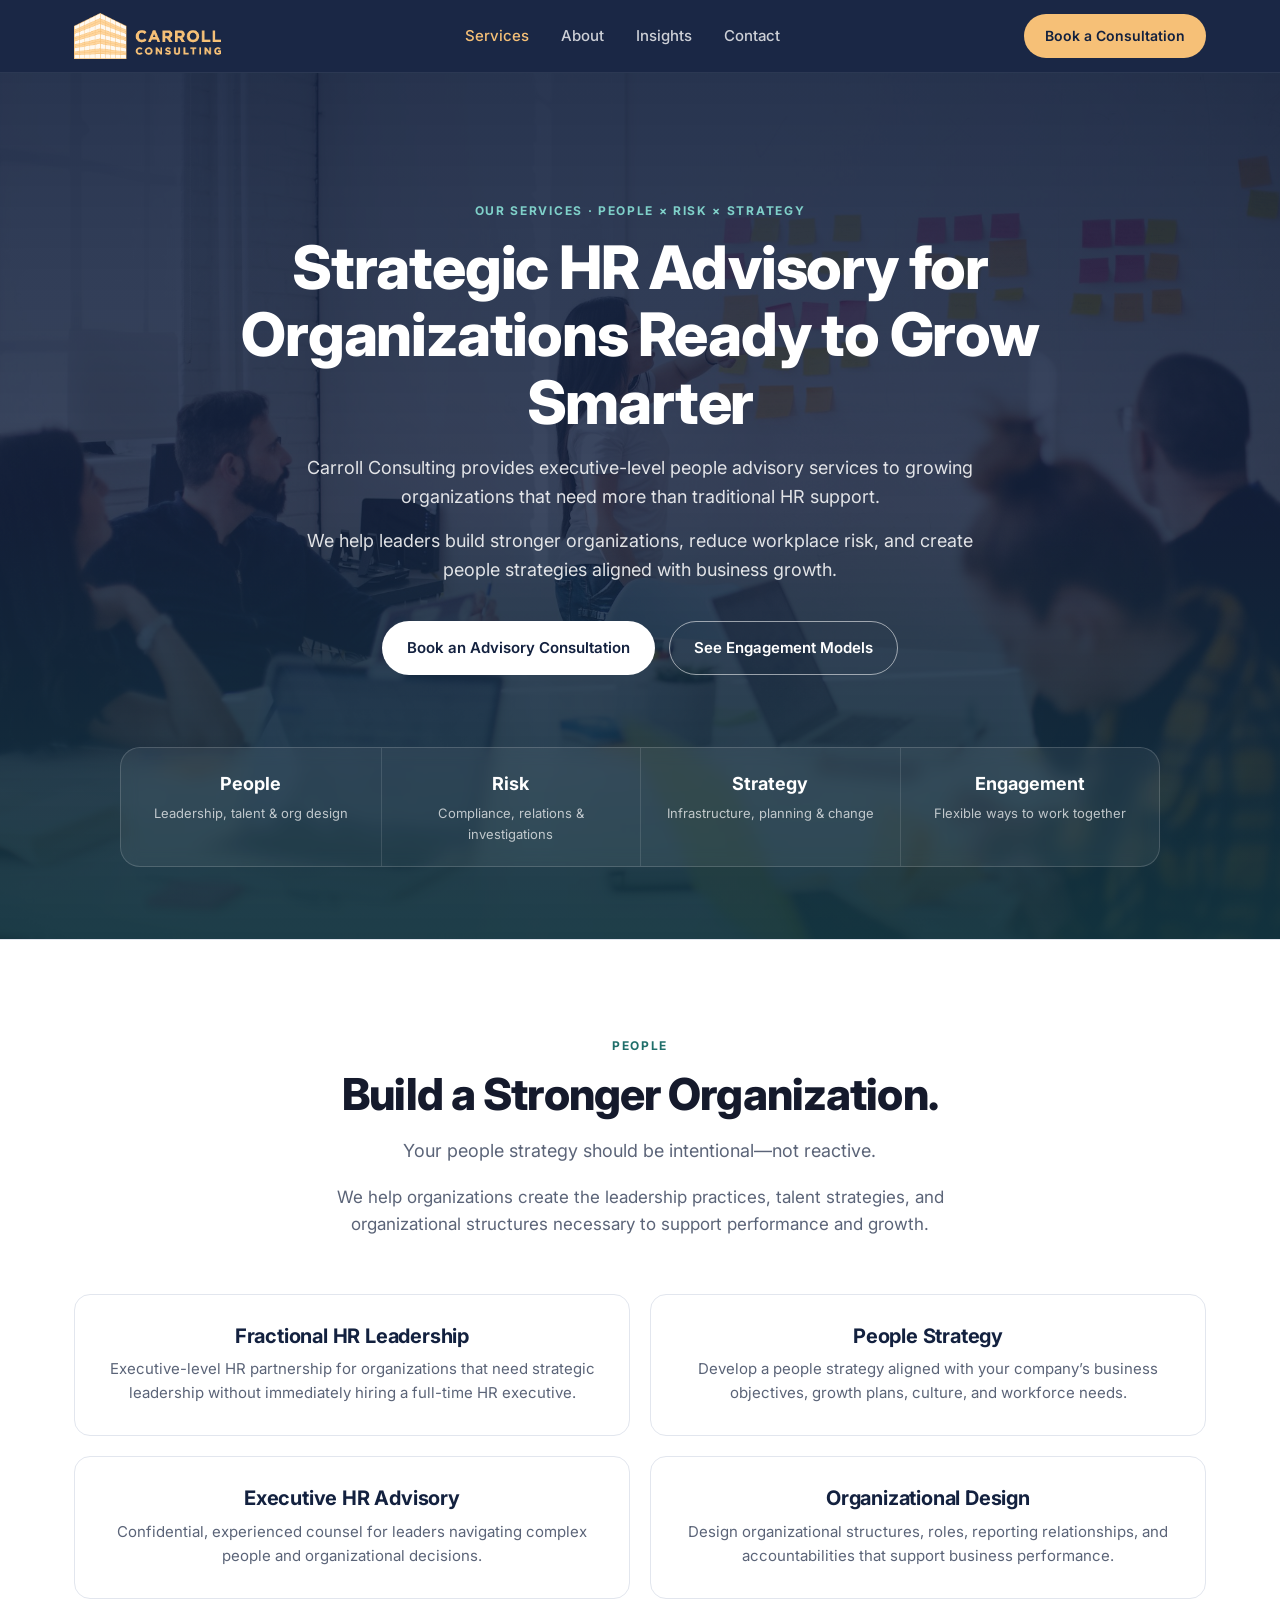
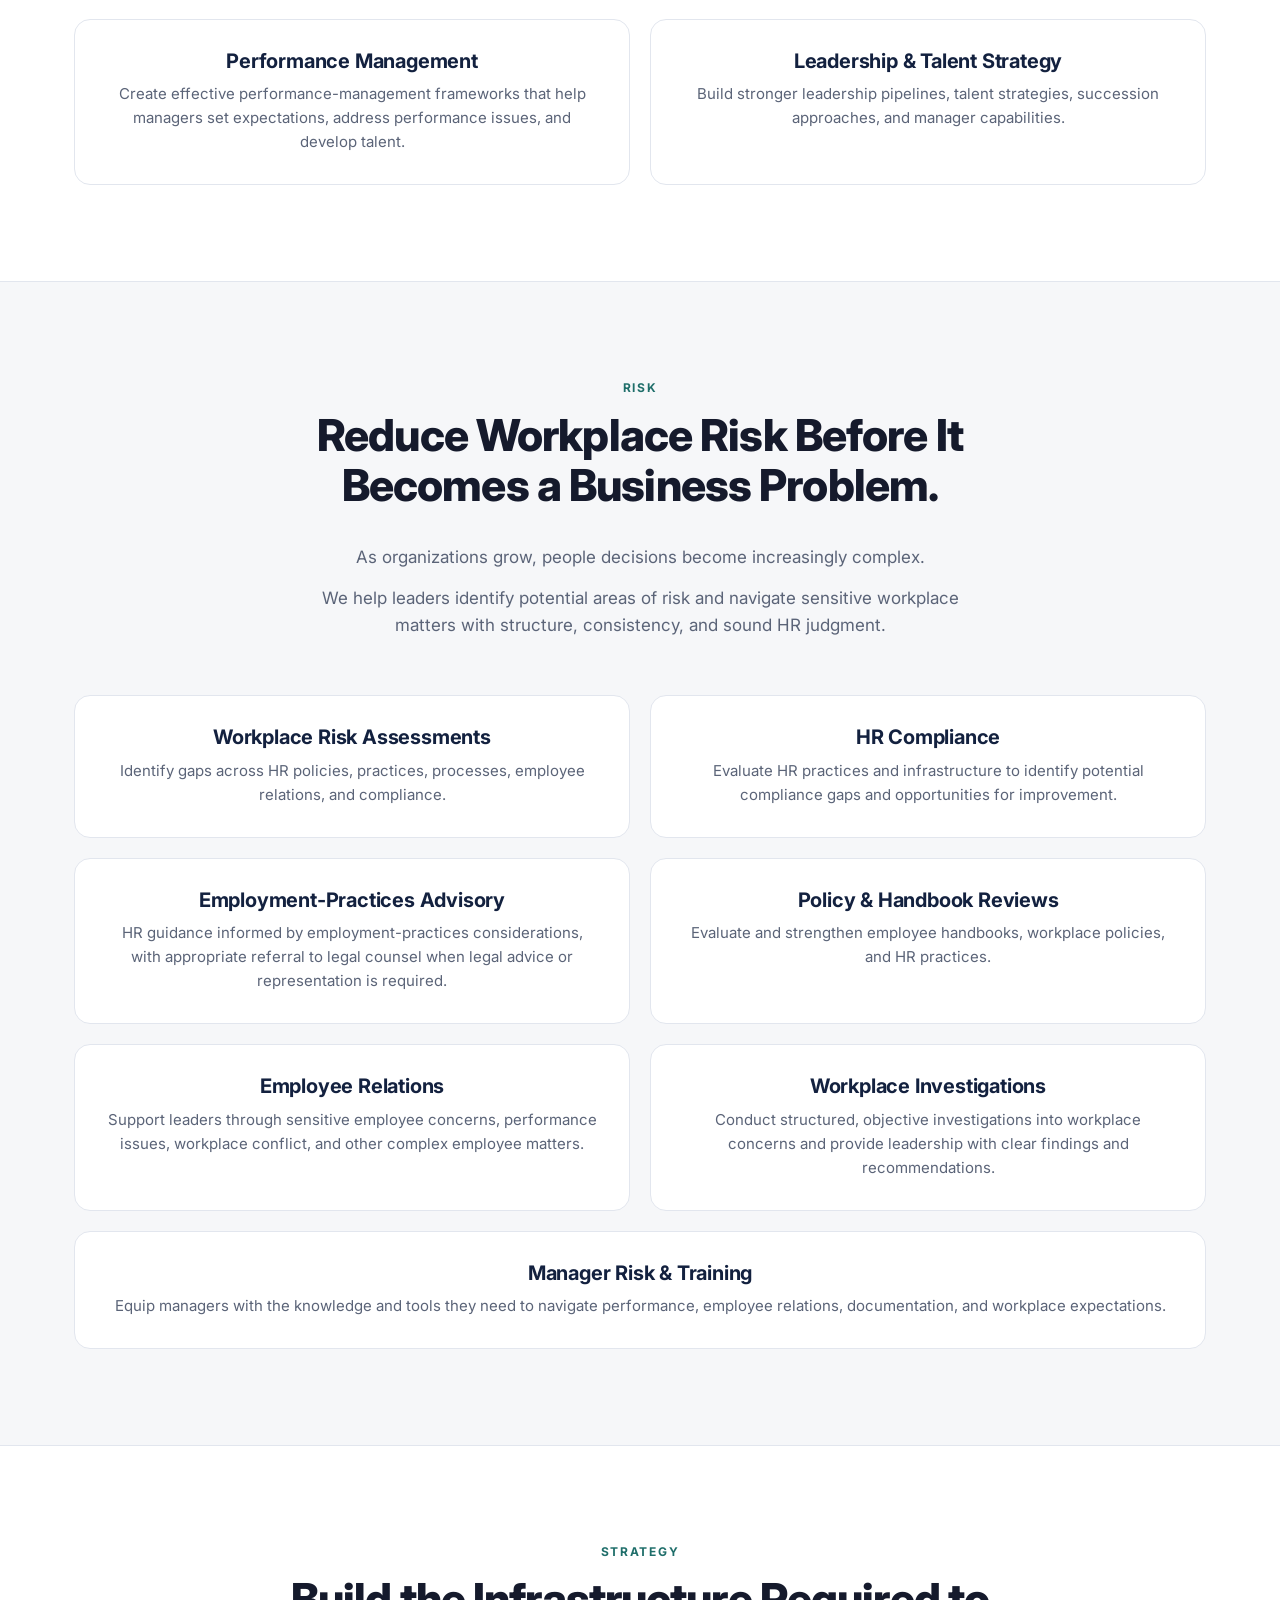
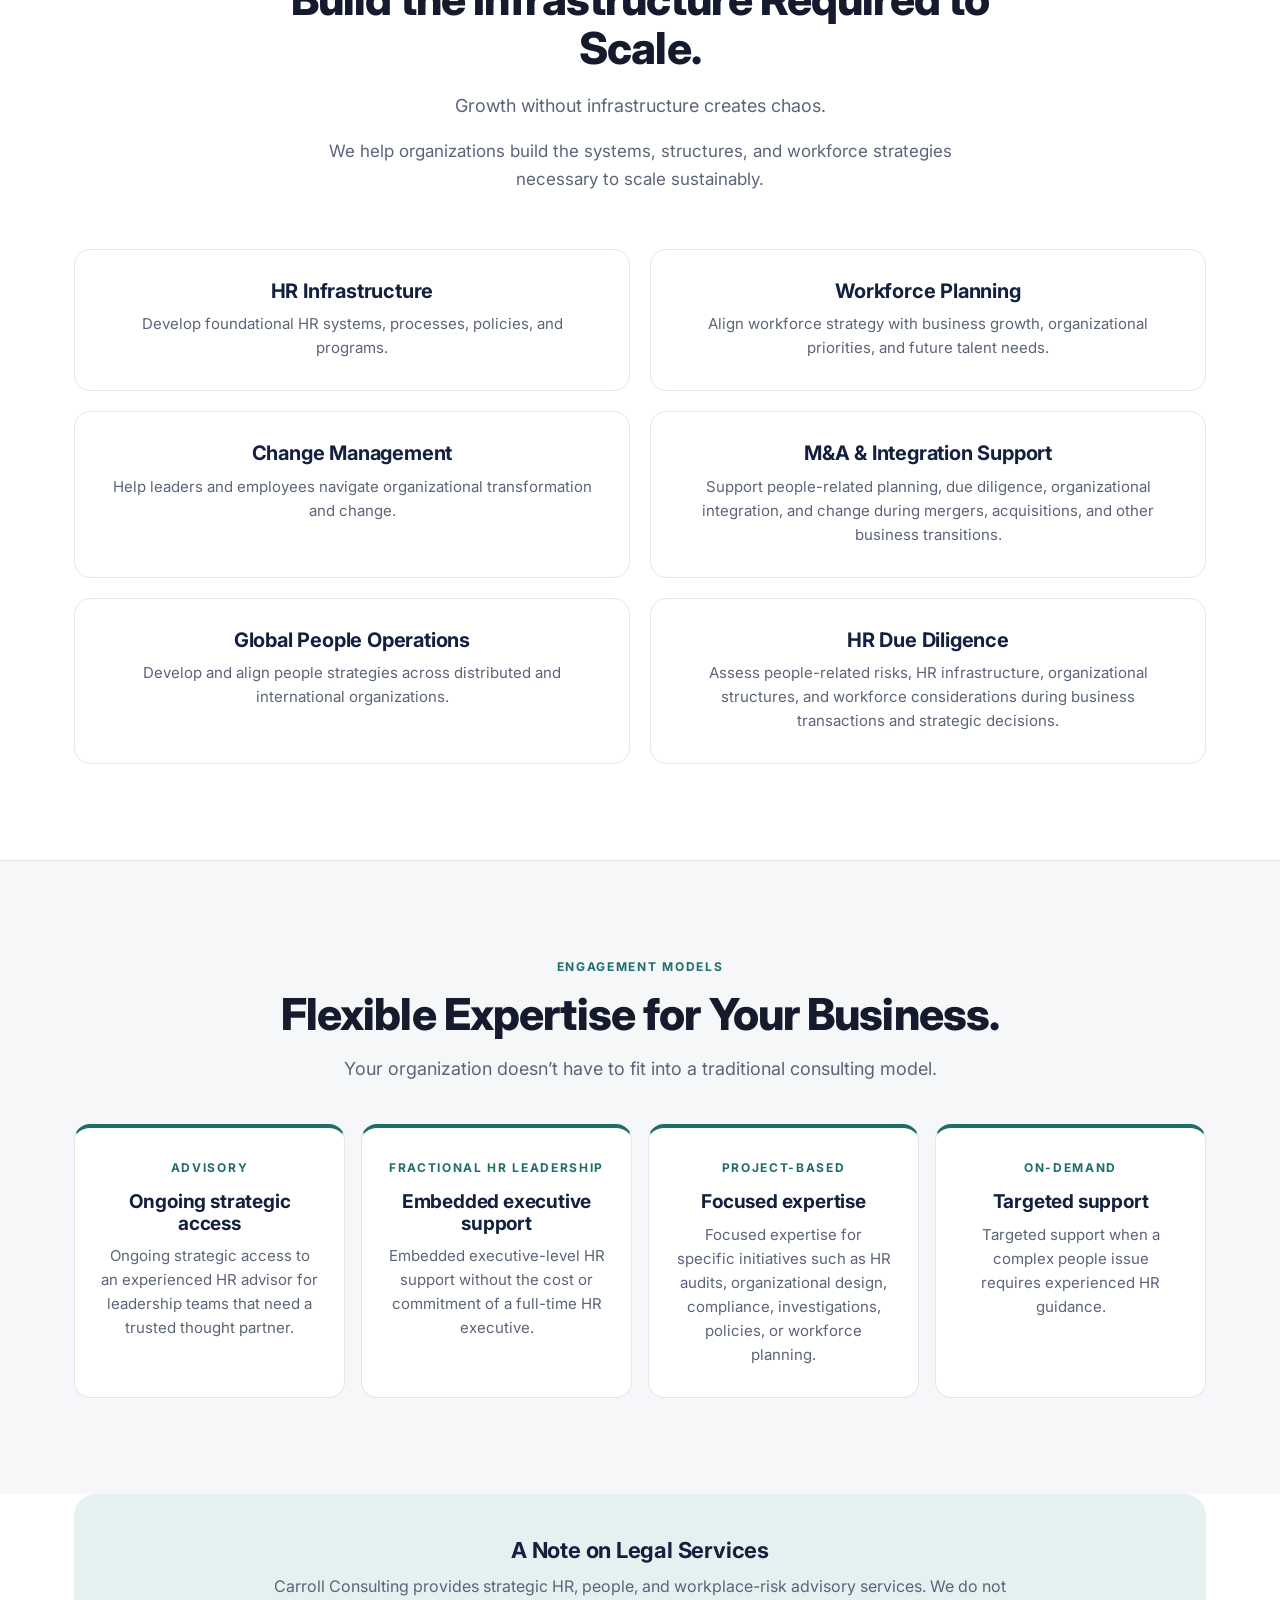
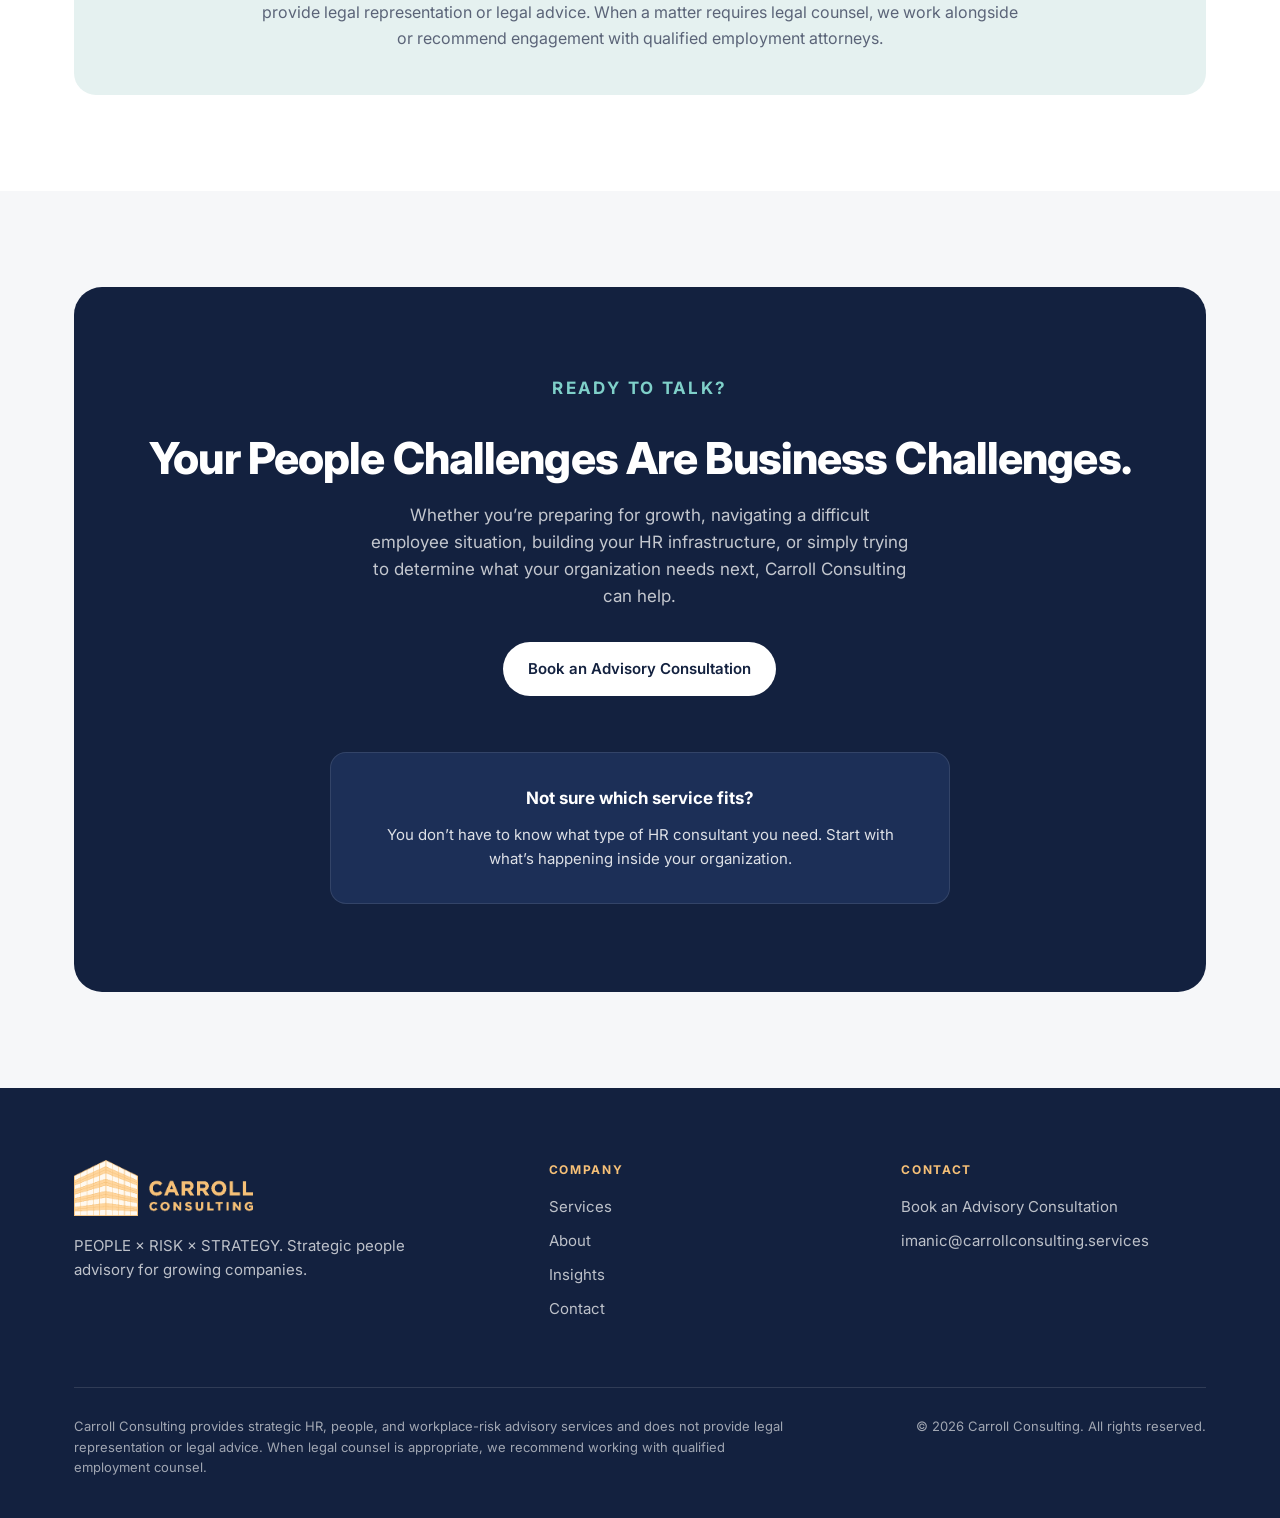
<file: pages/services.html>
<!DOCTYPE html>
<html lang="en">
<head>
<meta charset="UTF-8">
<meta name="viewport" content="width=device-width, initial-scale=1">
<title>Services | Carroll Consulting</title>
<meta name="description" content="Executive-level people advisory services: People Strategy, Workplace Risk, and Infrastructure for growing organizations.">
<meta property="og:type" content="website">
<meta property="og:site_name" content="Carroll Consulting">
<meta property="og:title" content="Services | Carroll Consulting">
<meta property="og:description" content="Executive-level people advisory services: People Strategy, Workplace Risk, and Infrastructure for growing organizations.">
<meta name="twitter:card" content="summary">
<meta name="theme-color" content="#13213f">
<link rel="icon" type="image/png" sizes="32x32" href="../assets/img/favicon-32.png">
<link rel="icon" type="image/png" sizes="192x192" href="../assets/img/favicon-192.png">
<link rel="apple-touch-icon" href="../assets/img/apple-touch-icon.png">
<link rel="preconnect" href="https://fonts.googleapis.com">
<link rel="preconnect" href="https://fonts.gstatic.com" crossorigin>
<link rel="stylesheet" href="../css/styles.css">
<link rel="preload" as="image" href="../assets/img/services-hero.jpg" media="(min-width: 701px)">
<link rel="preload" as="image" href="../assets/img/services-hero-sm.jpg" media="(max-width: 700px)">
<link rel="preload" as="style" href="https://fonts.googleapis.com/css2?family=Inter:wght@400;500;600;700;800&display=swap">
<link rel="stylesheet" href="https://fonts.googleapis.com/css2?family=Inter:wght@400;500;600;700;800&display=swap" media="print" onload="this.media='all'">
<noscript><link rel="stylesheet" href="https://fonts.googleapis.com/css2?family=Inter:wght@400;500;600;700;800&display=swap"></noscript>
<script src="../js/site.js" defer></script>
</head>
<body class="centered-page">

<a class="skip-link" href="#main">Skip to main content</a>

<header class="nav">
  <div class="wrap">
    <a href="../index.html" class="logo" aria-label="Carroll Consulting home"><img class="logo-full" src="../assets/img/logo.png" alt="" width="454" height="142"><img class="logo-icon" src="../assets/img/logo-mark.png" alt="" width="162" height="142"></a>
    <nav class="nav-links" id="primary-nav" aria-label="Primary">
      <a href="services.html" class="is-active" aria-current="page">Services</a>
      <a href="about.html">About</a>
      <a href="insights.html">Insights</a>
      <a href="contact.html">Contact</a>
    </nav>
    <div class="nav-cta">
      <a href="contact.html" class="btn btn-primary">Book a Consultation</a>
      <button class="nav-toggle" type="button" aria-expanded="false" aria-controls="primary-nav" aria-label="Open menu">
        <svg class="icon-menu" viewBox="0 0 24 24" fill="none" stroke="currentColor" stroke-width="2" stroke-linecap="round" aria-hidden="true"><path d="M4 7h16M4 12h16M4 17h16"/></svg>
        <svg class="icon-close" viewBox="0 0 24 24" fill="none" stroke="currentColor" stroke-width="2" stroke-linecap="round" aria-hidden="true"><path d="M6 6l12 12M18 6L6 18"/></svg>
      </button>
    </div>
  </div>
</header>

<main id="main">

<!-- HERO -->
<section class="page-hero photo-hero hero-services">
  <div class="wrap">
    <p class="eyebrow">Our Services · People × Risk × Strategy</p>
    <h1>Strategic HR Advisory for Organizations Ready to Grow Smarter</h1>
    <p class="lead">Carroll Consulting provides executive-level people advisory services to growing organizations that need more than traditional HR support.</p>
    <p class="lead">We help leaders build stronger organizations, reduce workplace risk, and create people strategies aligned with business growth.</p>
    <div class="hero-actions">
      <a href="contact.html" class="btn btn-primary">Book an Advisory Consultation</a>
      <a href="#engagement" class="btn btn-ghost">See Engagement Models</a>
    </div>
    <nav class="jump-nav" aria-label="On this page">
      <a href="#people"><span class="jump-title">People</span><span class="jump-desc">Leadership, talent &amp; org design</span></a>
      <a href="#risk"><span class="jump-title">Risk</span><span class="jump-desc">Compliance, relations &amp; investigations</span></a>
      <a href="#strategy"><span class="jump-title">Strategy</span><span class="jump-desc">Infrastructure, planning &amp; change</span></a>
      <a href="#engagement"><span class="jump-title">Engagement</span><span class="jump-desc">Flexible ways to work together</span></a>
    </nav>
  </div>
</section>

<!-- PEOPLE -->
<section class="service-block" id="people">
  <div class="wrap">
    <div class="service-head">
      <div>
        <p class="eyebrow">People</p>
        <h2>Build a Stronger Organization.</h2>
        <p class="lead">Your people strategy should be intentional—not reactive.</p>
      </div>
      <div class="body-copy">
        <p>We help organizations create the leadership practices, talent strategies, and organizational structures necessary to support performance and growth.</p>
      </div>
    </div>
    <div class="service-grid">
      <article class="service-card">
        <h3>Fractional HR Leadership</h3>
        <p>Executive-level HR partnership for organizations that need strategic leadership without immediately hiring a full-time HR executive.</p>
      </article>
      <article class="service-card">
        <h3>People Strategy</h3>
        <p>Develop a people strategy aligned with your company’s business objectives, growth plans, culture, and workforce needs.</p>
      </article>
      <article class="service-card">
        <h3>Executive HR Advisory</h3>
        <p>Confidential, experienced counsel for leaders navigating complex people and organizational decisions.</p>
      </article>
      <article class="service-card">
        <h3>Organizational Design</h3>
        <p>Design organizational structures, roles, reporting relationships, and accountabilities that support business performance.</p>
      </article>
      <article class="service-card">
        <h3>Performance Management</h3>
        <p>Create effective performance-management frameworks that help managers set expectations, address performance issues, and develop talent.</p>
      </article>
      <article class="service-card">
        <h3>Leadership &amp; Talent Strategy</h3>
        <p>Build stronger leadership pipelines, talent strategies, succession approaches, and manager capabilities.</p>
      </article>
    </div>
  </div>
</section>

<!-- RISK -->
<section class="service-block alt" id="risk">
  <div class="wrap">
    <div class="service-head">
      <div>
        <p class="eyebrow">Risk</p>
        <h2>Reduce Workplace Risk Before It Becomes a Business Problem.</h2>
      </div>
      <div class="body-copy">
        <p>As organizations grow, people decisions become increasingly complex.</p>
        <p>We help leaders identify potential areas of risk and navigate sensitive workplace matters with structure, consistency, and sound HR judgment.</p>
      </div>
    </div>
    <div class="service-grid">
      <article class="service-card">
        <h3>Workplace Risk Assessments</h3>
        <p>Identify gaps across HR policies, practices, processes, employee relations, and compliance.</p>
      </article>
      <article class="service-card">
        <h3>HR Compliance</h3>
        <p>Evaluate HR practices and infrastructure to identify potential compliance gaps and opportunities for improvement.</p>
      </article>
      <article class="service-card">
        <h3>Employment-Practices Advisory</h3>
        <p>HR guidance informed by employment-practices considerations, with appropriate referral to legal counsel when legal advice or representation is required.</p>
      </article>
      <article class="service-card">
        <h3>Policy &amp; Handbook Reviews</h3>
        <p>Evaluate and strengthen employee handbooks, workplace policies, and HR practices.</p>
      </article>
      <article class="service-card">
        <h3>Employee Relations</h3>
        <p>Support leaders through sensitive employee concerns, performance issues, workplace conflict, and other complex employee matters.</p>
      </article>
      <article class="service-card">
        <h3>Workplace Investigations</h3>
        <p>Conduct structured, objective investigations into workplace concerns and provide leadership with clear findings and recommendations.</p>
      </article>
      <article class="service-card full">
        <h3>Manager Risk &amp; Training</h3>
        <p>Equip managers with the knowledge and tools they need to navigate performance, employee relations, documentation, and workplace expectations.</p>
      </article>
    </div>
  </div>
</section>

<!-- STRATEGY -->
<section class="service-block" id="strategy">
  <div class="wrap">
    <div class="service-head">
      <div>
        <p class="eyebrow">Strategy</p>
        <h2>Build the Infrastructure Required to Scale.</h2>
        <p class="lead">Growth without infrastructure creates chaos.</p>
      </div>
      <div class="body-copy">
        <p>We help organizations build the systems, structures, and workforce strategies necessary to scale sustainably.</p>
      </div>
    </div>
    <div class="service-grid">
      <article class="service-card">
        <h3>HR Infrastructure</h3>
        <p>Develop foundational HR systems, processes, policies, and programs.</p>
      </article>
      <article class="service-card">
        <h3>Workforce Planning</h3>
        <p>Align workforce strategy with business growth, organizational priorities, and future talent needs.</p>
      </article>
      <article class="service-card">
        <h3>Change Management</h3>
        <p>Help leaders and employees navigate organizational transformation and change.</p>
      </article>
      <article class="service-card">
        <h3>M&amp;A &amp; Integration Support</h3>
        <p>Support people-related planning, due diligence, organizational integration, and change during mergers, acquisitions, and other business transitions.</p>
      </article>
      <article class="service-card">
        <h3>Global People Operations</h3>
        <p>Develop and align people strategies across distributed and international organizations.</p>
      </article>
      <article class="service-card">
        <h3>HR Due Diligence</h3>
        <p>Assess people-related risks, HR infrastructure, organizational structures, and workforce considerations during business transactions and strategic decisions.</p>
      </article>
    </div>
  </div>
</section>

<!-- ENGAGEMENT MODELS -->
<section class="service-block alt" id="engagement">
  <div class="wrap">
    <div class="section-head section-head-tight">
      <p class="eyebrow">Engagement Models</p>
      <h2>Flexible Expertise for Your Business.</h2>
      <p class="lead">Your organization doesn’t have to fit into a traditional consulting model.</p>
    </div>
    <div class="engage-grid">
      <div class="engage">
        <div class="tag">Advisory</div>
        <h3>Ongoing strategic access</h3>
        <p>Ongoing strategic access to an experienced HR advisor for leadership teams that need a trusted thought partner.</p>
      </div>
      <div class="engage">
        <div class="tag">Fractional HR Leadership</div>
        <h3>Embedded executive support</h3>
        <p>Embedded executive-level HR support without the cost or commitment of a full-time HR executive.</p>
      </div>
      <div class="engage">
        <div class="tag">Project-Based</div>
        <h3>Focused expertise</h3>
        <p>Focused expertise for specific initiatives such as HR audits, organizational design, compliance, investigations, policies, or workforce planning.</p>
      </div>
      <div class="engage">
        <div class="tag">On-Demand</div>
        <h3>Targeted support</h3>
        <p>Targeted support when a complex people issue requires experienced HR guidance.</p>
      </div>
    </div>
  </div>
</section>

<!-- LEGAL NOTE -->
<section class="pt-0">
  <div class="wrap">
    <div class="legal-note">
      <h3>A Note on Legal Services</h3>
      <p>Carroll Consulting provides strategic HR, people, and workplace-risk advisory services. We do not provide legal representation or legal advice. When a matter requires legal counsel, we work alongside or recommend engagement with qualified employment attorneys.</p>
    </div>
  </div>
</section>

<!-- CTA -->
<section class="cta">
  <div class="wrap">
    <div class="cta-box">
      <div>
        <p class="eyebrow">Ready to talk?</p>
        <h2>Your People Challenges Are Business Challenges.</h2>
        <p>Whether you’re preparing for growth, navigating a difficult employee situation, building your HR infrastructure, or simply trying to determine what your organization needs next, Carroll Consulting can help.</p>
        <div class="hero-actions">
          <a href="contact.html" class="btn btn-light">Book an Advisory Consultation</a>
        </div>
      </div>
      <aside class="cta-side">
        <strong>Not sure which service fits?</strong>
        You don’t have to know what type of HR consultant you need. Start with what’s happening inside your organization.
      </aside>
    </div>
  </div>
</section>

</main>

<footer>
  <div class="wrap">
    <div class="foot-grid">
      <div>
        <a href="../index.html" class="logo" aria-label="Carroll Consulting home"><img class="logo-full" src="../assets/img/logo.png" alt="" width="454" height="142" loading="lazy"></a>
        <p>PEOPLE × RISK × STRATEGY. Strategic people advisory for growing companies.</p>
      </div>
      <nav class="foot-col" aria-label="Footer">
        <h4>Company</h4>
        <a href="services.html">Services</a>
        <a href="about.html">About</a>
        <a href="insights.html">Insights</a>
        <a href="contact.html">Contact</a>
      </nav>
      <div class="foot-col">
        <h4>Contact</h4>
        <a href="contact.html">Book an Advisory Consultation</a>
        <a href="mailto:imanic@carrollconsulting.services">imanic@carrollconsulting.services</a>
      </div>
    </div>
    <div class="legal">
      <p>Carroll Consulting provides strategic HR, people, and workplace-risk advisory services and does not provide legal representation or legal advice. When legal counsel is appropriate, we recommend working with qualified employment counsel.</p>
      <p>© 2026 Carroll Consulting. All rights reserved.</p>
    </div>
  </div>
</footer>

</body>
</html>
</file>
<file: css/styles.css>
:root {
  --navy: #13213f;
  --navy-2: #1c2f57;
  --teal: #1f6e6a;
  --teal-soft: #e5f1f0;
  --teal-light: #7fd0c9;
  --ink: #151a2c;
  --muted: #5b6478;
  --bg: #f6f7f9;
  --card: #ffffff;
  --line: #e2e6ee;
  --radius: 16px;
  --gold: #f6c077;
  --gold-soft: #ffd69e;
}
/* Metric-matched fallback so text set in Arial before Inter arrives occupies
   the same space, which keeps the font swap from shifting layout (CLS). */
@font-face {
  font-family: "Inter Fallback";
  src: local("Arial"), local("Helvetica Neue"), local("Helvetica");
  size-adjust: 107.12%;
  ascent-override: 90.49%;
  descent-override: 22.56%;
  line-gap-override: 0%;
}
* { box-sizing: border-box; margin: 0; padding: 0; }
html { scroll-behavior: smooth; scroll-padding-top: 88px; }
@media (prefers-reduced-motion: reduce) {
  html { scroll-behavior: auto; }
  *, *::before, *::after { transition-duration: 0.01ms !important; animation-duration: 0.01ms !important; }
}
body {
  font-family: "Inter", "Inter Fallback", system-ui, -apple-system, "Segoe UI", Roboto, sans-serif;
  color: var(--ink);
  background: #fff;
  line-height: 1.6;
  -webkit-font-smoothing: antialiased;
  overflow-x: hidden;
}
a { color: inherit; text-decoration: none; }
img { max-width: 100%; height: auto; display: block; }
button { font: inherit; color: inherit; }

/* Keyboard focus: one consistent ring everywhere */
:focus-visible { outline: 3px solid var(--teal); outline-offset: 3px; border-radius: 4px; }
.btn:focus-visible { outline-offset: 3px; }

/* Utilities */
.skip-link {
  position: absolute; left: 16px; top: -200px; z-index: 100;
  background: var(--navy); color: #fff; padding: 12px 18px; border-radius: 10px;
  font-weight: 600; font-size: 15px;
}
.skip-link:focus { top: 12px; }
.sr-only {
  position: absolute; width: 1px; height: 1px; padding: 0; margin: -1px; overflow: hidden;
  clip: rect(0, 0, 0, 0); white-space: nowrap; border: 0;
}
.pt-0 { padding-top: 0; }
.span-all { grid-column: 1 / -1; }
.ink { color: var(--ink); }

.wrap { max-width: 1180px; margin: 0 auto; padding: 0 24px; }
section { padding: 96px 0; }
.eyebrow {
  font-size: 12px; font-weight: 700; letter-spacing: .14em;
  text-transform: uppercase; color: var(--teal); margin-bottom: 14px;
}
h1, h2, h3 { line-height: 1.12; letter-spacing: -0.02em; }
h1 { font-size: clamp(40px, 6vw, 68px); font-weight: 800; }
h2 { font-size: clamp(30px, 4vw, 44px); font-weight: 800; }
h3 { font-size: 20px; font-weight: 700; letter-spacing: -0.01em; }
.lead { font-size: 18px; color: var(--muted); max-width: 620px; }
.body-copy { color: var(--muted); font-size: 17px; }
.body-copy p + p { margin-top: 14px; }
.btn {
  display: inline-flex; align-items: center; gap: 8px;
  padding: 14px 24px; border-radius: 999px; font-weight: 600; font-size: 15px;
  border: 1.5px solid transparent; transition: transform .15s, background .2s, color .2s;
  cursor: pointer; white-space: nowrap; font-family: inherit;
}
.btn:hover { transform: translateY(-1px); }
.btn-primary { background: var(--navy); color: #fff; }
.btn-primary:hover { background: var(--navy-2); }
.btn-ghost { border-color: var(--line); color: var(--ink); background: #fff; }
.btn-ghost:hover { border-color: var(--navy); }
.btn-light { background: #fff; color: var(--navy); }
.btn-outline-light { border-color: rgba(255,255,255,.35); color: #fff; }
.btn-outline-light:hover { border-color: #fff; }
.link { font-weight: 600; color: var(--teal); font-size: 15px; display: inline-flex; gap: 6px; align-items: center; min-height: 24px; padding: 4px 0; }
.link:hover { text-decoration: underline; }
.link-soon { color: var(--muted); cursor: default; }
.link-soon::before { content: ""; width: 8px; height: 8px; border-radius: 50%; background: var(--line); }
.hero-actions { display: flex; gap: 14px; flex-wrap: wrap; }
.is-active { color: var(--ink) !important; }

/* NAV: navy bar so the gold logo keeps its original colours */
.nav {
  position: sticky; top: 0; z-index: 50; background: rgba(19,33,63,.97);
  backdrop-filter: blur(10px); border-bottom: 1px solid rgba(255,255,255,.08);
}
.nav .wrap { display: flex; align-items: center; justify-content: space-between; height: 72px; }
.logo { display: flex; align-items: center; }
.logo img { display: block; width: auto; }
.nav .logo-full { height: 46px; }
.logo .logo-icon { display: none; }
.nav-links { display: flex; gap: 32px; font-size: 15px; font-weight: 500; color: rgba(255,255,255,.78); }
.nav-links a:hover { color: #fff; }
.nav .is-active { color: var(--gold) !important; }
.nav-cta { display: flex; align-items: center; gap: 12px; }
.nav-cta .btn { padding: 10px 20px; font-size: 14px; }
.nav .btn-primary { background: var(--gold); color: var(--navy); }
.nav .btn-primary:hover { background: var(--gold-soft); }
.nav-toggle {
  display: none; width: 44px; height: 44px; border: 1px solid rgba(255,255,255,.25); border-radius: 10px;
  background: transparent; color: #fff; align-items: center; justify-content: center; cursor: pointer;
}
.nav-toggle svg { width: 22px; height: 22px; }
.nav-toggle .icon-close { display: none; }
.nav-toggle[aria-expanded="true"] .icon-menu { display: none; }
.nav-toggle[aria-expanded="true"] .icon-close { display: block; }

/* PAGE HERO (inner pages) */
.page-hero { padding: 88px 0 80px; background: linear-gradient(180deg, #fff 0%, var(--bg) 100%); }
.page-hero h1 { font-size: clamp(38px, 5.4vw, 60px); margin-bottom: 18px; max-width: 900px; }
.page-hero .tagline { font-size: 20px; font-weight: 600; color: var(--navy); margin-bottom: 18px; }
.page-hero .lead { margin-bottom: 36px; }
.page-hero .lead + .lead { margin-top: -20px; }

/* HOME HERO */
/* Background photo with a navy-to-teal overlay so white text keeps strong contrast. */
.hero {
  position: relative; padding: 120px 0 128px; color: #fff;
  background-color: var(--navy);
  background-image: linear-gradient(180deg, rgba(19,33,63,.86) 0%, rgba(19,33,63,.78) 55%, rgba(20,60,70,.88) 100%), url("../assets/img/hero.jpg");
  background-size: cover; background-position: center 35%;
}
.hero h1, .hero .tagline { color: #fff; }
.hero .eyebrow { color: var(--teal-light); }
.hero .lead { color: rgba(255,255,255,.88); }
.hero .trust-strip { color: rgba(255,255,255,.85); }
.hero .trust-strip li::before { background: var(--teal-light); }
.hero .btn-primary { background: #fff; color: var(--navy); }
.hero .btn-primary:hover { background: var(--teal-soft); }
.hero .btn-ghost { background: transparent; color: #fff; border-color: rgba(255,255,255,.55); }
.hero .btn-ghost:hover { border-color: #fff; background: rgba(255,255,255,.08); }
@media (max-width: 700px) {
  .hero { background-image: linear-gradient(180deg, rgba(19,33,63,.88) 0%, rgba(20,60,70,.9) 100%), url("../assets/img/hero-sm.jpg"); }
}
.hero-grid { display: grid; grid-template-columns: 1.1fr .9fr; gap: 64px; align-items: center; }
.hero h1 { margin-bottom: 12px; }
.hero .tagline { font-size: 20px; font-weight: 600; color: #fff; margin-bottom: 22px; }
.hero .lead { margin-bottom: 36px; }
.hero .lead + .lead { margin-top: -20px; }
.hero-media {
  position: relative; border-radius: 24px; overflow: hidden; aspect-ratio: 4 / 5;
  background: linear-gradient(160deg, var(--navy) 0%, var(--teal) 100%);
  display: grid; place-items: center; color: #fff; text-align: center; padding: 24px;
}
.hero-media img { width: 100%; height: 100%; object-fit: cover; }

/* Image placeholders (until photos are supplied) */
.placeholder-mark { display: grid; gap: 18px; justify-items: center; }
.logo-mark-lg { width: 72px; height: 72px; border-radius: 20px; font-size: 34px; background: rgba(255,255,255,.14); border: 1px solid rgba(255,255,255,.25); }
.placeholder-words { font-size: 13px; font-weight: 700; letter-spacing: .16em; text-transform: uppercase; color: rgba(255,255,255,.85); }
.placeholder-initials { font-size: clamp(48px, 8vw, 84px); font-weight: 800; letter-spacing: -0.04em; color: #55627a; opacity: .7; }

/* Credentials strip under the hero actions (facts sourced from the About page) */
.trust-strip {
  list-style: none; display: flex; flex-wrap: wrap; gap: 10px 22px; margin-top: 32px;
  font-size: 14px; font-weight: 600; color: var(--muted);
}
.trust-strip li { display: inline-flex; align-items: center; gap: 10px; }
.trust-strip li::before { content: ""; width: 8px; height: 8px; border-radius: 50%; background: var(--teal); flex: none; }

/* HOME PAGE CENTERED CONTENT */
.home-page main { text-align: center; }
.home-page .trust-strip { justify-content: center; }
.home-page .lead,
.home-page .problems-head > p,
.home-page .insights-box p,
.home-page .cta-box p { margin-left: auto; margin-right: auto; }
.home-page .hero-actions { justify-content: center; }
.home-page .pillar ul { width: fit-content; margin-left: auto; margin-right: auto; }
.home-page .pillar li { padding-left: 0; }
.home-page .pillar li::before { position: static; display: inline-block; margin-right: 8px; }
.home-page .problems-head { flex-direction: column; align-items: center; }
.home-page .problem { align-items: center; }
.home-page .insights-box > a { justify-self: center; }
.home-page .cta-box .hero-actions { justify-content: center; }

/* HOME PAGE: stack side-by-side layouts and center all headings and copy */
.home-page main h1,
.home-page main h2,
.home-page main h3,
.home-page main p,
.home-page main li,
.home-page main q,
.home-page main .eyebrow { text-align: center; }
.home-page .hero-grid,
.home-page .intro-grid,
.home-page .why-grid,
.home-page .results-grid {
  grid-template-columns: 1fr; gap: 40px; justify-items: center;
}
.home-page .hero-grid > *,
.home-page .intro-grid > *,
.home-page .why-grid > *,
.home-page .results-grid > * { max-width: 820px; width: 100%; }
.home-page .hero-grid > .hero-media,
.home-page .why-grid > .why-photo { max-width: 440px; }
.home-page .hero-actions { justify-content: center; }
.home-page .lead { margin-left: auto; margin-right: auto; }
.home-page .stats { max-width: 620px; margin-left: auto; margin-right: auto; }
.home-page .insights-box { grid-template-columns: 1fr; justify-items: center; text-align: center; }
.home-page .cta-box { grid-template-columns: 1fr; justify-items: center; text-align: center; }
.home-page .cta-box .hero-actions { justify-content: center; }
.home-page .cta-side { max-width: 620px; width: 100%; }
.home-page .pillar .link { align-self: center; justify-content: center; }
.home-page .pillars-cta { margin-top: 48px; text-align: center; }
.home-page .pillars-cta .btn { font-size: 16px; padding: 16px 30px; }

/* INTRO */
.intro-grid { display: grid; grid-template-columns: 1fr 1fr; gap: 64px; align-items: start; }
.intro-grid h2 { margin-bottom: 0; }
.intro-grid .body-copy .strong { color: var(--ink); font-weight: 600; font-size: 19px; }

/* PILLARS (dark) */
.pillars { background: var(--navy); color: #fff; }
.pillars .eyebrow { color: var(--teal-light); }
.pillars h2 { margin-bottom: 48px; color: #fff; }
.pillar-grid { display: grid; grid-template-columns: repeat(3, 1fr); gap: 20px; }
.pillar {
  background: var(--navy-2); border: 1px solid rgba(255,255,255,.08);
  border-radius: var(--radius); padding: 36px 32px; display: flex; flex-direction: column;
}
.pillar .num { font-size: 12px; font-weight: 700; letter-spacing: .14em; color: var(--teal-light); margin-bottom: 18px; text-transform: uppercase; }
.pillar h3 { font-size: 24px; margin-bottom: 14px; }
.pillar p { color: rgba(255,255,255,.72); font-size: 15px; margin-bottom: 24px; }
.pillar ul { list-style: none; margin-bottom: 28px; display: grid; gap: 8px; }
.pillar li { font-size: 14px; color: rgba(255,255,255,.88); padding-left: 16px; position: relative; }
.pillar li::before { content: ""; position: absolute; left: 0; top: .6em; width: 6px; height: 6px; border-radius: 50%; background: var(--teal-light); }
.pillar .link { color: var(--teal-light); margin-top: auto; }

/* PROBLEMS */
.problems-head { display: flex; justify-content: space-between; align-items: end; gap: 32px; flex-wrap: wrap; margin-bottom: 48px; }
.problems-head p { color: var(--muted); max-width: 460px; font-size: 17px; }
.problem-grid { display: grid; grid-template-columns: repeat(3, 1fr); gap: 20px; }
.problem {
  background: var(--card); border: 1px solid var(--line); border-radius: var(--radius);
  padding: 32px; display: flex; flex-direction: column; transition: border-color .2s, transform .2s;
}
.problem:hover { border-color: var(--teal); transform: translateY(-3px); }
.problem q { font-size: 19px; font-weight: 700; color: var(--navy); quotes: "\201C" "\201D"; line-height: 1.35; margin-bottom: 14px; display: block; }
.problem p { color: var(--muted); font-size: 15px; margin-bottom: 20px; flex: 1; }
.problem.highlight { background: var(--teal); border-color: var(--teal); color: #fff; }
.problem.highlight q, .problem.highlight p { color: #fff; }
.problem.highlight p { opacity: .9; }
.problem.highlight .link { color: #fff; }

/* WHY */
.why { background: var(--bg); }
.why-grid { display: grid; grid-template-columns: .9fr 1.1fr; gap: 72px; align-items: center; }
.why-photo {
  border-radius: 24px; background: linear-gradient(160deg, #d9e1ec 0%, #c3cfdf 100%);
  aspect-ratio: 4 / 5; display: grid; place-items: center; color: #55627a; text-align: center; padding: 24px; font-size: 14px;
}
.why h2 { margin-bottom: 22px; }
.why .body-copy { margin-bottom: 36px; }
.why .stats { margin-top: 36px; }
.stats { display: grid; grid-template-columns: 1fr 1fr; gap: 16px; }
.stat { background: #fff; border-radius: var(--radius); padding: 24px; border: 1px solid var(--line); }
.stat .big { font-size: 32px; font-weight: 800; color: var(--navy); letter-spacing: -0.02em; line-height: 1.1; margin-bottom: 8px; }
.stat .label { font-size: 13px; font-weight: 700; letter-spacing: .08em; text-transform: uppercase; color: var(--teal); margin-bottom: 6px; }
.stat p { font-size: 14px; color: var(--muted); }

/* APPROACH / STEPS */
.section-head { margin-bottom: 56px; }
.section-head h2 { margin-top: 0; }
.section-head .lead { margin-top: 16px; }
.section-head-tight { margin-bottom: 40px; }
/* OUR APPROACH: connected four-stage journey on a dark band */
.approach {
  position: relative; overflow: hidden; color: #fff;
  background:
    radial-gradient(900px 420px at 85% -10%, rgba(127,208,201,.18), transparent 60%),
    radial-gradient(700px 380px at 0% 110%, rgba(31,110,106,.35), transparent 60%),
    linear-gradient(160deg, var(--navy) 0%, #172a4d 100%);
}
.approach .eyebrow { color: var(--teal-light); }
.approach h2 { color: #fff; }
.approach .section-head .lead { color: rgba(255,255,255,.78); max-width: 640px; }
.journey { list-style: none; display: grid; grid-template-columns: repeat(4, 1fr); gap: 24px; position: relative; }
/* The track that links the four nodes */
.journey::before {
  content: ""; position: absolute; top: 34px; left: 12.5%; right: 12.5%; height: 2px;
  background: linear-gradient(90deg, var(--teal-light), rgba(127,208,201,.25) 50%, var(--teal-light));
}
.journey-step { position: relative; display: flex; flex-direction: column; align-items: center; }
.journey-node {
  position: relative; z-index: 1; width: 68px; height: 68px; border-radius: 50%;
  display: grid; place-items: center; color: var(--teal-light);
  background: var(--navy); border: 2px solid var(--teal-light);
  box-shadow: 0 0 0 8px rgba(127,208,201,.08);
  transition: background .25s ease, color .25s ease, transform .25s ease;
}
.journey-card {
  position: relative; overflow: hidden; margin-top: 28px; width: 100%; flex: 1;
  padding: 32px 24px 30px; border-radius: 20px;
  background: rgba(255,255,255,.05); border: 1px solid rgba(255,255,255,.12);
  transition: transform .25s ease, background .25s ease, border-color .25s ease;
}
.journey-num {
  position: absolute; top: -18px; right: 10px; font-size: 96px; font-weight: 800; line-height: 1;
  letter-spacing: -0.05em; color: rgba(255,255,255,.06); pointer-events: none;
}
.journey-kicker { font-size: 12px; font-weight: 700; letter-spacing: .16em; text-transform: uppercase; color: var(--teal-light); margin-bottom: 10px; }
.journey-card h3 { font-size: 24px; color: #fff; margin-bottom: 12px; }
.journey-card p:last-child { color: rgba(255,255,255,.75); font-size: 15px; }
.journey-step:hover .journey-card { transform: translateY(-6px); background: rgba(255,255,255,.09); border-color: rgba(127,208,201,.5); }
.journey-step:hover .journey-node { background: var(--teal-light); color: var(--navy); transform: scale(1.06); }
.journey-loop {
  margin-top: 44px; display: flex; align-items: center; justify-content: center; gap: 10px;
  font-size: 15px; font-weight: 600; color: rgba(255,255,255,.8);
}
.journey-loop svg { color: var(--teal-light); flex: none; }
@media (prefers-reduced-motion: reduce) {
  .journey-card, .journey-node { transition: none; }
  .journey-step:hover .journey-card, .journey-step:hover .journey-node { transform: none; }
}

/* RESULTS */
.results { background: var(--bg); }
.results-grid { display: grid; grid-template-columns: .85fr 1.15fr; gap: 72px; align-items: start; }
.results h2 { margin-bottom: 20px; }
.results .lead { margin-bottom: 0; }
.result-cards { display: grid; grid-template-columns: 1fr 1fr; gap: 16px; }
.result { background: #fff; border: 1px solid var(--line); border-radius: var(--radius); padding: 26px; }
.result h3 { font-size: 17px; margin-bottom: 8px; color: var(--navy); }
.result p { font-size: 14px; color: var(--muted); }
.result.wide { grid-column: 1 / -1; }

/* INSIGHTS TEASER BOX */
.insights-box {
  display: grid; grid-template-columns: 1fr auto; gap: 32px; align-items: center;
  border: 1px solid var(--line); border-radius: 24px; padding: 56px; background: #fff;
}
.insights-box h2 { font-size: clamp(28px, 3.4vw, 38px); margin-bottom: 14px; }
.insights-box p { color: var(--muted); font-size: 17px; max-width: 640px; }

/* CTA */
.cta { padding: 96px 0; background: var(--bg); }
.cta-box {
  background: var(--navy); color: #fff; border-radius: 28px; padding: 88px 64px;
  display: grid; grid-template-columns: 1.2fr .8fr; gap: 56px; align-items: center;
}
.cta-box .eyebrow { color: var(--teal-light); }
.cta-box h2 { color: #fff; margin-bottom: 18px; }
.cta-box p { color: rgba(255,255,255,.75); font-size: 17px; margin-bottom: 32px; max-width: 540px; }
.cta-side {
  background: var(--navy-2); border: 1px solid rgba(255,255,255,.1); border-radius: var(--radius);
  padding: 32px; font-size: 15px; color: rgba(255,255,255,.85);
}
.cta-side strong { display: block; color: #fff; font-size: 17px; margin-bottom: 10px; }

/* SERVICES PAGE */
.service-block { padding: 96px 0; border-top: 1px solid var(--line); }
.service-block.alt { background: var(--bg); }
.service-head { display: grid; grid-template-columns: .9fr 1.1fr; gap: 64px; align-items: start; margin-bottom: 56px; }
.service-head h2 { margin-bottom: 16px; }
.service-head .lead { margin-top: 18px; }
.service-head .body-copy strong { color: var(--ink); }
/* Services page: centred section headers and card content */
.service-head { grid-template-columns: 1fr; gap: 18px; justify-items: center; text-align: center; max-width: 820px; margin-left: auto; margin-right: auto; }
.service-head .lead, .service-head .body-copy { max-width: 680px; margin-left: auto; margin-right: auto; }
.service-block .section-head { text-align: center; max-width: 820px; margin-left: auto; margin-right: auto; }
.service-block .section-head .lead { margin-left: auto; margin-right: auto; }
.service-card, .engage { text-align: center; }

/* PHOTO HERO (inner pages): centered copy over a photo with a navy overlay */
.photo-hero {
  position: relative; text-align: center; color: #fff; padding: 128px 0 120px;
  background-color: var(--navy);
  background-image:
    linear-gradient(180deg, rgba(19,33,63,.90) 0%, rgba(19,33,63,.82) 50%, rgba(18,52,64,.94) 100%),
    var(--hero-img);
  background-size: cover; background-position: center 30%;
}
.photo-hero .eyebrow { color: var(--teal-light); }
.photo-hero h1 { color: #fff; max-width: 920px; margin-left: auto; margin-right: auto; }
.photo-hero .tagline { color: #fff; }
.photo-hero .lead { color: rgba(255,255,255,.86); max-width: 720px; margin-left: auto; margin-right: auto; }
.photo-hero .lead:last-child { margin-bottom: 0; }
.photo-hero .ink { color: #fff; }
.photo-hero .hero-actions { justify-content: center; }
.photo-hero .btn-primary { background: #fff; color: var(--navy); }
.photo-hero .btn-primary:hover { background: var(--teal-soft); }
.photo-hero .btn-ghost { background: transparent; color: #fff; border-color: rgba(255,255,255,.55); }
.photo-hero .btn-ghost:hover { border-color: #fff; background: rgba(255,255,255,.08); }
.hero-services { --hero-img: url("../assets/img/services-hero.jpg"); --hero-img-sm: url("../assets/img/services-hero-sm.jpg"); padding-bottom: 72px; }
.hero-about { --hero-img: url("../assets/img/about-hero.jpg"); --hero-img-sm: url("../assets/img/about-hero-sm.jpg"); background-position: center 60%; }
.hero-insights { --hero-img: url("../assets/img/insights-hero.jpg"); --hero-img-sm: url("../assets/img/insights-hero-sm.jpg"); background-position: center 45%; }
.hero-contact { --hero-img: url("../assets/img/contact-hero.jpg"); --hero-img-sm: url("../assets/img/contact-hero-sm.jpg"); background-position: center 45%; }
@media (max-width: 700px) {
  .photo-hero { background-image: linear-gradient(180deg, rgba(19,33,63,.9) 0%, rgba(18,52,64,.94) 100%), var(--hero-img-sm); }
}

/* In-page navigation on the Services page */
.jump-nav {
  display: grid; grid-template-columns: repeat(4, 1fr); margin: 72px auto 0; max-width: 1040px;
  border: 1px solid rgba(255,255,255,.16); border-radius: 20px; overflow: hidden;
  background: rgba(255,255,255,.06); backdrop-filter: blur(8px); -webkit-backdrop-filter: blur(8px);
}
.jump-nav a {
  display: grid; gap: 4px; justify-items: center; align-content: start; padding: 22px 18px; color: #fff; text-align: center;
  border-left: 1px solid rgba(255,255,255,.12); transition: background .2s;
}
.jump-nav a:first-child { border-left: 0; }
.jump-nav a:hover, .jump-nav a:focus-visible { background: rgba(127,208,201,.14); }
.jump-title { font-size: 18px; font-weight: 700; }
.jump-desc { font-size: 13px; color: rgba(255,255,255,.7); }
.service-grid { display: grid; grid-template-columns: repeat(2, 1fr); gap: 20px; }
.service-card { background: #fff; border: 1px solid var(--line); border-radius: var(--radius); padding: 30px; }
.service-card.alt-bg { background: var(--bg); }
.service-card h3 { margin-bottom: 10px; color: var(--navy); }
.service-card p { color: var(--muted); font-size: 15px; }
.service-card.full { grid-column: 1 / -1; }

/* ENGAGEMENT */
.engage-grid { display: grid; grid-template-columns: repeat(4, 1fr); gap: 16px; }
.engage {
  background: #fff; border: 1px solid var(--line); border-radius: var(--radius); padding: 30px 26px;
  border-top: 4px solid var(--teal);
}
.engage .tag { font-size: 12px; font-weight: 700; letter-spacing: .14em; text-transform: uppercase; color: var(--teal); margin-bottom: 14px; }
.engage h3 { font-size: 19px; margin-bottom: 10px; color: var(--navy); }
.engage p { color: var(--muted); font-size: 15px; }

/* LEGAL NOTE */
.legal-note {
  background: var(--teal-soft); border-radius: 22px; padding: 44px 48px;
  display: grid; grid-template-columns: .8fr 1.2fr; gap: 40px; align-items: center;
}
.legal-note h3 { font-size: 22px; color: var(--navy); }
.legal-note p { color: var(--muted); font-size: 16px; }

/* ABOUT PAGE */
.founder { display: grid; grid-template-columns: .85fr 1.15fr; gap: 72px; align-items: start; }
.founder-photo {
  border-radius: 24px; background: linear-gradient(160deg, #d9e1ec 0%, #c3cfdf 100%);
  aspect-ratio: 4 / 5; display: grid; place-items: center; color: #55627a; text-align: center; padding: 24px; font-size: 14px;
  position: sticky; top: 100px;
}
.founder-media { position: sticky; top: 104px; }
.founder-portrait {
  display: block; width: 100%; height: auto; aspect-ratio: 4 / 5; object-fit: cover; object-position: center 25%;
  border-radius: 24px; box-shadow: 0 24px 60px rgba(19,33,63,.18);
}
.founder h2 { margin-bottom: 8px; }
.founder .role { font-size: 16px; font-weight: 600; color: var(--teal); margin-bottom: 26px; }
.founder-sub { margin-top: 36px; font-size: 18px; color: var(--navy); }
.founder .body-copy p + p { margin-top: 16px; }
.tag-list { display: flex; flex-wrap: wrap; gap: 10px; margin-top: 28px; }
.tag-list span {
  font-size: 14px; padding: 8px 14px; border-radius: 999px; background: var(--bg);
  border: 1px solid var(--line); color: var(--ink);
}
.creds-grid { display: grid; grid-template-columns: repeat(3, 1fr); gap: 20px; }
.cred { background: #fff; border: 1px solid var(--line); border-radius: var(--radius); padding: 28px; }
.cred .label { font-size: 12px; font-weight: 700; letter-spacing: .14em; text-transform: uppercase; color: var(--teal); margin-bottom: 10px; }
.cred h3 { font-size: 19px; margin-bottom: 8px; color: var(--navy); }
.cred p { color: var(--muted); font-size: 15px; }
.cred-badge img { display: block; width: 140px; height: 140px; margin: 0 auto 18px; }
.philosophy-grid { display: grid; grid-template-columns: repeat(2, 1fr); gap: 20px; }
.philo { background: #fff; border-radius: var(--radius); padding: 32px; border: 1px solid var(--line); }
.philo h3 { font-size: 15px; font-weight: 800; letter-spacing: .12em; text-transform: uppercase; color: var(--teal); margin-bottom: 12px; }
.philo p { color: var(--muted); font-size: 16px; }
.silo-list { list-style: none; display: grid; gap: 14px; margin: 28px 0; }
.silo-list li {
  font-size: 18px; font-weight: 600; color: var(--navy); padding-left: 28px; position: relative;
}
.silo-list li::before { content: ""; position: absolute; left: 0; top: .55em; width: 10px; height: 10px; border-radius: 50%; background: var(--teal); }
.beyond { background: var(--navy); color: #fff; border-radius: 28px; padding: 72px 64px; }
.beyond h2 { color: #fff; margin-bottom: 18px; }
.beyond .eyebrow { color: var(--teal-light); }
.beyond p { color: rgba(255,255,255,.78); font-size: 17px; max-width: 760px; }
.beyond .big-line { margin-top: 28px; font-size: 22px; font-weight: 800; color: #fff; letter-spacing: -0.01em; }
.split-2 { display: grid; grid-template-columns: 1fr 1fr; gap: 72px; align-items: start; }
.split-2 h2 { margin-bottom: 0; }
.split-2 .body-copy strong { color: var(--ink); }

/* INSIGHTS PAGE */
.featured { display: grid; grid-template-columns: 1.4fr 1fr; gap: 20px; margin-bottom: 20px; }
.feature {
  background: var(--navy); color: #fff; border-radius: 24px; padding: 48px;
  display: flex; flex-direction: column; justify-content: space-between; min-height: 340px;
}
.feature .eyebrow { color: var(--teal-light); }
.feature h2 { font-size: clamp(28px, 3.2vw, 36px); color: #fff; margin-bottom: 16px; }
.feature p { color: rgba(255,255,255,.75); font-size: 16px; }
.feature .link { color: var(--teal-light); margin-top: 28px; }
.article-list { display: grid; grid-template-columns: repeat(2, 1fr); gap: 20px; }
.article {
  background: #fff; border: 1px solid var(--line); border-radius: var(--radius); padding: 30px;
  display: flex; flex-direction: column; transition: border-color .2s, transform .2s;
}
.article:hover { border-color: var(--teal); transform: translateY(-3px); }
.article h3 { font-size: 20px; margin-bottom: 12px; color: var(--navy); }
.article p { color: var(--muted); font-size: 15px; flex: 1; margin-bottom: 22px; }
.article .link { margin-top: auto; }
.article.side { background: var(--bg); }
.feature-stack { display: grid; gap: 20px; }

/* CONTACT PAGE */
.contact-grid { display: grid; grid-template-columns: 1.1fr .9fr; gap: 64px; align-items: start; }
.form-card { background: #fff; border: 1px solid var(--line); border-radius: 24px; padding: 48px; }
.form-card h2 { font-size: 30px; margin-bottom: 10px; }
.form-card > p { color: var(--muted); margin-bottom: 32px; font-size: 16px; }
.form-hint { font-size: 13px; color: var(--muted); margin-bottom: 18px; }
.form-grid { display: grid; grid-template-columns: 1fr 1fr; gap: 18px; }
.field { display: flex; flex-direction: column; gap: 8px; border: 0; min-width: 0; }
.field.full { grid-column: 1 / -1; }
.field label, .field legend { font-size: 14px; font-weight: 600; color: var(--ink); }
.field legend { padding: 0; margin-bottom: 8px; }
.req { color: var(--teal); }
.optional { font-weight: 500; color: var(--muted); }
.field input, .field select, .field textarea {
  font: inherit; font-size: 16px; /* 16px+ prevents iOS zoom-on-focus */
  padding: 13px 16px; border-radius: 12px; min-height: 48px;
  border: 1px solid var(--line); background: #fff; color: var(--ink); width: 100%;
}
.field input:focus-visible, .field select:focus-visible, .field textarea:focus-visible { outline: 3px solid var(--teal); outline-offset: 1px; border-color: transparent; }
.field textarea { min-height: 130px; resize: vertical; }
.checks { display: grid; grid-template-columns: 1fr 1fr; gap: 6px 18px; }
.checks label { display: flex; gap: 10px; align-items: center; min-height: 32px; font-size: 14px; color: var(--ink); font-weight: 500; cursor: pointer; }
.checks input { width: 20px; height: 20px; accent-color: var(--teal); flex: none; }
.form-submit { margin-top: 28px; display: flex; align-items: center; gap: 18px; flex-wrap: wrap; }
.form-submit small { color: var(--muted); font-size: 13px; }
.btn[disabled] { opacity: .7; cursor: progress; transform: none; }
.form-status { margin-top: 18px; padding: 14px 16px; border-radius: 12px; font-size: 15px; font-weight: 500; border: 1px solid transparent; }
.form-status.is-success { background: var(--teal-soft); color: #134b48; border-color: #bfe0dd; }
.form-status.is-error { background: #fdf1f0; color: #8a2a21; border-color: #f3cfcb; }
.side-stack { display: grid; gap: 20px; }
.side-card { background: var(--bg); border-radius: var(--radius); padding: 30px; border: 1px solid var(--line); }
.side-card h3 { font-size: 18px; margin-bottom: 10px; color: var(--navy); }
.side-card p { color: var(--muted); font-size: 15px; }
.side-card .contact-line { font-size: 15px; color: var(--ink); margin-top: 8px; }
.expect-steps { display: grid; grid-template-columns: repeat(3, 1fr); gap: 20px; }
.expect { border-top: 2px solid var(--navy); padding-top: 26px; }
.expect .n { font-size: 14px; font-weight: 700; color: var(--teal); letter-spacing: .08em; margin-bottom: 14px; }
.expect h3 { font-size: 20px; margin-bottom: 10px; color: var(--navy); }
.expect p { color: var(--muted); font-size: 15px; }
.expect-foot { margin-top: 40px; font-size: 18px; color: var(--navy); font-weight: 600; }

/* INNER PAGES: centred headers and content, matching the home page */
.centered-page .section-head { text-align: center; max-width: 820px; margin-left: auto; margin-right: auto; }
.centered-page .section-head .lead { margin-left: auto; margin-right: auto; }
.centered-page h2.eyebrow { text-align: center; }
.centered-page .cta-box { grid-template-columns: 1fr; justify-items: center; text-align: center; }
.centered-page .cta-box p { margin-left: auto; margin-right: auto; }
.centered-page .cta-box .hero-actions { justify-content: center; }
.centered-page .cta-side { max-width: 620px; width: 100%; }
.centered-page .legal-note { grid-template-columns: 1fr; gap: 12px; text-align: center; }
.centered-page .legal-note p { max-width: 760px; margin-left: auto; margin-right: auto; }
/* About */
/* Founder: photo on one side, bio on the other */
.centered-page .founder { grid-template-columns: 5fr 7fr; gap: 64px; max-width: 1120px; margin-left: auto; margin-right: auto; text-align: left; }
.centered-page .cred, .centered-page .philo { text-align: center; }
.centered-page .split-2 { grid-template-columns: 1fr; gap: 24px; max-width: 760px; margin-left: auto; margin-right: auto; text-align: center; }
.centered-page .silo-list { justify-items: center; }
.centered-page .silo-list li { padding-left: 0; }
.centered-page .silo-list li::before { position: static; display: inline-block; vertical-align: middle; margin-right: 12px; margin-top: -3px; }
.centered-page .beyond { text-align: center; }
.centered-page .beyond p { margin-left: auto; margin-right: auto; }
/* Insights */
.centered-page .feature, .centered-page .article { text-align: center; align-items: center; }
.centered-page .feature .link, .centered-page .article .link { align-self: center; }
/* Contact */
.centered-page .contact-grid { grid-template-columns: 1fr; gap: 24px; max-width: 900px; margin-left: auto; margin-right: auto; }
.centered-page .form-card > h2, .centered-page .form-card > p { text-align: center; }
.centered-page .form-card > p { max-width: 640px; margin-left: auto; margin-right: auto; }
.centered-page .form-hint { text-align: center; }
.centered-page .form-submit { justify-content: center; text-align: center; }
.centered-page .side-stack { grid-template-columns: repeat(3, 1fr); }
.centered-page .side-card { text-align: center; }
/* Three-step journey (Contact) */
.journey-3 { grid-template-columns: repeat(3, 1fr); }
.centered-page .journey-card { text-align: center; }
.journey-3::before { left: 16.66%; right: 16.66%; }

/* FOOTER */
footer { background: var(--navy); color: rgba(255,255,255,.72); padding: 72px 0 40px; }
footer .logo-full { height: 56px; }
.foot-grid { display: grid; grid-template-columns: 1.4fr 1fr 1fr; gap: 48px; }
.foot-grid p { color: rgba(255,255,255,.72); font-size: 15px; margin-top: 18px; max-width: 340px; }
.foot-col h4 { font-size: 12px; text-transform: uppercase; letter-spacing: .14em; color: var(--gold); margin-bottom: 16px; }
.foot-col a, .foot-col span { display: block; font-size: 15px; color: rgba(255,255,255,.72); margin-bottom: 10px; }
.foot-col a:hover { color: #fff; }
.legal {
  margin-top: 56px; padding-top: 28px; border-top: 1px solid rgba(255,255,255,.12);
  display: flex; justify-content: space-between; gap: 24px; flex-wrap: wrap;
  font-size: 13px; color: rgba(255,255,255,.6);
}
.legal p { max-width: 720px; }

/* RESPONSIVE */
@media (max-width: 960px) {
  section { padding: 72px 0; }
  .nav-toggle { display: inline-flex; }
  .nav-links {
    display: none; position: absolute; top: 72px; left: 0; right: 0; z-index: 49;
    flex-direction: column; gap: 0; background: var(--navy); border-bottom: 1px solid rgba(255,255,255,.1);
    padding: 8px 24px 16px; box-shadow: 0 16px 32px rgba(19,33,63,.08);
  }
  .nav-links a { display: block; padding: 14px 4px; font-size: 17px; border-bottom: 1px solid rgba(255,255,255,.1); }
  .nav-links a:last-child { border-bottom: 0; }
  .nav.is-open .nav-links { display: flex; }
  .hero-grid, .intro-grid, .why-grid, .results-grid, .cta-box, .service-head, .founder, .split-2,
  .featured, .contact-grid, .legal-note { grid-template-columns: 1fr; gap: 40px; }
  .hero-media { aspect-ratio: 16 / 11; }
  .founder-photo { position: static; aspect-ratio: 16 / 11; }
  .centered-page .founder { grid-template-columns: 1fr; gap: 36px; text-align: center; }
  .founder-media { position: static; }
  .founder-portrait { width: 300px; max-width: 100%; margin: 0 auto; }
  .centered-page .founder .tag-list { justify-content: center; }
  .pillar-grid, .problem-grid, .creds-grid, .philosophy-grid, .article-list { grid-template-columns: 1fr; }
  .engage-grid { grid-template-columns: 1fr 1fr; }
  .service-grid, .expect-steps { grid-template-columns: 1fr; }
  .journey { grid-template-columns: 1fr 1fr; row-gap: 40px; }
  .journey::before { display: none; }
  .journey-3 { grid-template-columns: 1fr; max-width: 420px; margin: 0 auto; }
  .centered-page .side-stack { grid-template-columns: 1fr; }
  .insights-box { grid-template-columns: 1fr; padding: 36px; }
  .cta-box { padding: 56px 32px; }
  .beyond { padding: 52px 36px; }
  .foot-grid { grid-template-columns: 1fr 1fr; }
  .foot-grid > div:first-child { grid-column: 1 / -1; }
  .page-hero { padding: 64px 0 60px; }
}
@media (max-width: 600px) {
  .wrap { padding: 0 16px; }
  .hero { padding: 72px 0 80px; }
  .page-hero { padding: 48px 0 48px; }
  .nav .btn { padding: 9px 16px; font-size: 13px; }
  .nav-links { padding-left: 16px; padding-right: 16px; }
  .trust-strip { flex-direction: column; align-items: center; gap: 10px; }
  .journey { grid-template-columns: 1fr; max-width: 420px; margin: 0 auto; }
  .journey-loop { display: block; text-align: center; }
  .journey-loop svg { display: inline-block; vertical-align: -3px; margin-right: 6px; }
  .jump-nav { grid-template-columns: 1fr 1fr; margin-top: 48px; }
  .jump-nav a:nth-child(3) { border-left: 0; }
  .jump-nav a:nth-child(n+3) { border-top: 1px solid rgba(255,255,255,.12); }
  .photo-hero { padding: 72px 0 72px; }
  .hero-services { padding-bottom: 48px; }
}
@media (max-width: 420px) {
  /* Wordmark collapses to the mark so the CTA and menu button still fit. */
  .nav .logo .logo-full { display: none; }
  .nav .logo .logo-icon { display: block; height: 40px; }
  .hero-actions .btn { width: 100%; justify-content: center; }
  .result-cards, .stats, .journey, .engage-grid, .form-grid, .checks { grid-template-columns: 1fr; }
  .cta-box { padding: 44px 24px; border-radius: 22px; }
  .cta .btn, .form-submit .btn { width: 100%; justify-content: center; }
  .foot-grid { grid-template-columns: 1fr; }
  .problems-head { flex-direction: column; align-items: start; }
  .form-card { padding: 28px 22px; }
  .legal-note { padding: 32px 24px; }
  .beyond { padding: 40px 24px; border-radius: 22px; }
  .feature { padding: 32px 24px; min-height: 0; }
  .service-card, .philo, .cred { padding: 24px; }
  .service-block, .why, .results { padding: 64px 0; }
}
</file>
<file: styles.css>
:root {
  --navy: #13213f;
  --navy-2: #1c2f57;
  --teal: #1f6e6a;
  --teal-soft: #e5f1f0;
  --teal-light: #7fd0c9;
  --ink: #151a2c;
  --muted: #5b6478;
  --bg: #f6f7f9;
  --card: #ffffff;
  --line: #e2e6ee;
  --radius: 16px;
}
* { box-sizing: border-box; margin: 0; padding: 0; }
html { scroll-behavior: smooth; }
body {
  font-family: "Inter", system-ui, -apple-system, "Segoe UI", Roboto, sans-serif;
  color: var(--ink);
  background: #fff;
  line-height: 1.6;
  -webkit-font-smoothing: antialiased;
  overflow-x: hidden;
}
a { color: inherit; text-decoration: none; }
img { max-width: 100%; display: block; }
.wrap { max-width: 1180px; margin: 0 auto; padding: 0 24px; }
section { padding: 96px 0; }
.eyebrow {
  font-size: 12px; font-weight: 700; letter-spacing: .14em;
  text-transform: uppercase; color: var(--teal); margin-bottom: 14px;
}
h1, h2, h3 { line-height: 1.12; letter-spacing: -0.02em; }
h1 { font-size: clamp(40px, 6vw, 68px); font-weight: 800; }
h2 { font-size: clamp(30px, 4vw, 44px); font-weight: 800; }
h3 { font-size: 20px; font-weight: 700; letter-spacing: -0.01em; }
.lead { font-size: 18px; color: var(--muted); max-width: 620px; }
.body-copy { color: var(--muted); font-size: 17px; }
.body-copy p + p { margin-top: 14px; }
.btn {
  display: inline-flex; align-items: center; gap: 8px;
  padding: 14px 24px; border-radius: 999px; font-weight: 600; font-size: 15px;
  border: 1.5px solid transparent; transition: transform .15s, background .2s, color .2s;
  cursor: pointer; white-space: nowrap; font-family: inherit;
}
.btn:hover { transform: translateY(-1px); }
.btn-primary { background: var(--navy); color: #fff; }
.btn-primary:hover { background: var(--navy-2); }
.btn-ghost { border-color: var(--line); color: var(--ink); background: #fff; }
.btn-ghost:hover { border-color: var(--navy); }
.btn-light { background: #fff; color: var(--navy); }
.btn-outline-light { border-color: rgba(255,255,255,.35); color: #fff; }
.btn-outline-light:hover { border-color: #fff; }
.link { font-weight: 600; color: var(--teal); font-size: 15px; display: inline-flex; gap: 6px; }
.link:hover { text-decoration: underline; }
.hero-actions { display: flex; gap: 14px; flex-wrap: wrap; }
.is-active { color: var(--ink) !important; }

/* NAV */
.nav {
  position: sticky; top: 0; z-index: 50; background: rgba(255,255,255,.92);
  backdrop-filter: blur(10px); border-bottom: 1px solid var(--line);
}
.nav .wrap { display: flex; align-items: center; justify-content: space-between; height: 72px; }
.logo { display: flex; align-items: center; gap: 10px; font-weight: 800; font-size: 18px; letter-spacing: -0.01em; }
.logo-mark {
  width: 30px; height: 30px; border-radius: 8px; background: var(--navy);
  display: grid; place-items: center; color: #fff; font-size: 14px; font-weight: 800;
}
.nav-links { display: flex; gap: 32px; font-size: 15px; font-weight: 500; color: var(--muted); }
.nav-links a:hover { color: var(--ink); }
.nav-cta { display: flex; align-items: center; gap: 12px; }
.nav-cta .btn { padding: 10px 20px; font-size: 14px; }

/* PAGE HERO (inner pages) */
.page-hero { padding: 88px 0 80px; background: linear-gradient(180deg, #fff 0%, var(--bg) 100%); }
.page-hero h1 { font-size: clamp(38px, 5.4vw, 60px); margin-bottom: 18px; max-width: 900px; }
.page-hero .tagline { font-size: 20px; font-weight: 600; color: var(--navy); margin-bottom: 18px; }
.page-hero .lead { margin-bottom: 36px; }
.page-hero .lead + .lead { margin-top: -20px; }

/* HOME HERO */
.hero { padding: 88px 0 96px; background: linear-gradient(180deg, #fff 0%, var(--bg) 100%); }
.hero-grid { display: grid; grid-template-columns: 1.1fr .9fr; gap: 64px; align-items: center; }
.hero h1 { margin-bottom: 12px; }
.hero .tagline { font-size: 20px; font-weight: 600; color: var(--navy); margin-bottom: 22px; }
.hero .lead { margin-bottom: 36px; }
.hero-media {
  position: relative; border-radius: 24px; overflow: hidden; aspect-ratio: 4 / 5;
  background: linear-gradient(160deg, var(--navy) 0%, var(--teal) 100%);
  display: grid; place-items: center; color: rgba(255,255,255,.8); text-align: center; padding: 24px;
}
.placeholder-note { font-size: 14px; max-width: 240px; }
.hero-badge {
  position: absolute; left: 20px; bottom: 20px; right: 20px; background: #fff;
  border-radius: 14px; padding: 16px 18px; box-shadow: 0 12px 30px rgba(19,33,63,.18);
  font-size: 14px; color: var(--ink);
}
.hero-badge strong { display: block; font-size: 15px; }
.hero-badge span { color: var(--muted); font-size: 13px; }

/* INTRO */
.intro-grid { display: grid; grid-template-columns: 1fr 1fr; gap: 64px; align-items: start; }
.intro-grid h2 { margin-bottom: 0; }
.intro-grid .body-copy .strong { color: var(--ink); font-weight: 600; font-size: 19px; }

/* PILLARS (dark) */
.pillars { background: var(--navy); color: #fff; }
.pillars h2 { margin-bottom: 48px; color: #fff; }
.pillar-grid { display: grid; grid-template-columns: repeat(3, 1fr); gap: 20px; }
.pillar {
  background: var(--navy-2); border: 1px solid rgba(255,255,255,.08);
  border-radius: var(--radius); padding: 36px 32px; display: flex; flex-direction: column;
}
.pillar .num { font-size: 12px; font-weight: 700; letter-spacing: .14em; color: var(--teal-light); margin-bottom: 18px; text-transform: uppercase; }
.pillar h3 { font-size: 24px; margin-bottom: 14px; }
.pillar p { color: rgba(255,255,255,.72); font-size: 15px; margin-bottom: 24px; }
.pillar ul { list-style: none; margin-bottom: 28px; display: grid; gap: 8px; }
.pillar li { font-size: 14px; color: rgba(255,255,255,.88); padding-left: 16px; position: relative; }
.pillar li::before { content: ""; position: absolute; left: 0; top: .6em; width: 6px; height: 6px; border-radius: 50%; background: var(--teal-light); }
.pillar .link { color: var(--teal-light); margin-top: auto; }

/* PROBLEMS */
.problems-head { display: flex; justify-content: space-between; align-items: end; gap: 32px; flex-wrap: wrap; margin-bottom: 48px; }
.problems-head p { color: var(--muted); max-width: 460px; font-size: 17px; }
.problem-grid { display: grid; grid-template-columns: repeat(3, 1fr); gap: 20px; }
.problem {
  background: var(--card); border: 1px solid var(--line); border-radius: var(--radius);
  padding: 32px; display: flex; flex-direction: column; transition: border-color .2s, transform .2s;
}
.problem:hover { border-color: var(--teal); transform: translateY(-3px); }
.problem q { font-size: 19px; font-weight: 700; color: var(--navy); quotes: "\201C" "\201D"; line-height: 1.35; margin-bottom: 14px; display: block; }
.problem p { color: var(--muted); font-size: 15px; margin-bottom: 20px; flex: 1; }
.problem.highlight { background: var(--teal); border-color: var(--teal); color: #fff; }
.problem.highlight q, .problem.highlight p { color: #fff; }
.problem.highlight p { opacity: .9; }
.problem.highlight .link { color: #fff; }

/* WHY */
.why { background: var(--bg); }
.why-grid { display: grid; grid-template-columns: .9fr 1.1fr; gap: 72px; align-items: center; }
.why-photo {
  border-radius: 24px; background: linear-gradient(160deg, #d9e1ec 0%, #c3cfdf 100%);
  aspect-ratio: 4 / 5; display: grid; place-items: center; color: #55627a; text-align: center; padding: 24px; font-size: 14px;
}
.why h2 { margin-bottom: 22px; }
.why .body-copy { margin-bottom: 36px; }
.stats { display: grid; grid-template-columns: 1fr 1fr; gap: 16px; }
.stat { background: #fff; border-radius: var(--radius); padding: 24px; border: 1px solid var(--line); }
.stat .big { font-size: 32px; font-weight: 800; color: var(--navy); letter-spacing: -0.02em; line-height: 1.1; margin-bottom: 8px; }
.stat .label { font-size: 13px; font-weight: 700; letter-spacing: .08em; text-transform: uppercase; color: var(--teal); margin-bottom: 6px; }
.stat p { font-size: 14px; color: var(--muted); }

/* APPROACH / STEPS */
.section-head { margin-bottom: 56px; }
.section-head h2 { margin-top: 0; }
.steps { display: grid; grid-template-columns: repeat(4, 1fr); gap: 0; border-top: 2px solid var(--navy); }
.step { padding: 32px 28px 0 0; }
.step .n { font-size: 14px; font-weight: 700; color: var(--teal); margin-bottom: 18px; letter-spacing: .08em; }
.step h3 { font-size: 22px; margin-bottom: 12px; }
.step p { color: var(--muted); font-size: 15px; }

/* RESULTS */
.results { background: var(--bg); }
.results-grid { display: grid; grid-template-columns: .85fr 1.15fr; gap: 72px; align-items: start; }
.results h2 { margin-bottom: 20px; }
.results .lead { margin-bottom: 0; }
.result-cards { display: grid; grid-template-columns: 1fr 1fr; gap: 16px; }
.result { background: #fff; border: 1px solid var(--line); border-radius: var(--radius); padding: 26px; }
.result h3 { font-size: 17px; margin-bottom: 8px; color: var(--navy); }
.result p { font-size: 14px; color: var(--muted); }
.result.wide { grid-column: 1 / -1; }

/* INSIGHTS TEASER BOX */
.insights-box {
  display: grid; grid-template-columns: 1fr auto; gap: 32px; align-items: center;
  border: 1px solid var(--line); border-radius: 24px; padding: 56px; background: #fff;
}
.insights-box h2 { font-size: clamp(28px, 3.4vw, 38px); margin-bottom: 14px; }
.insights-box p { color: var(--muted); font-size: 17px; max-width: 640px; }

/* CTA */
.cta { padding: 96px 0; background: var(--bg); }
.cta-box {
  background: var(--navy); color: #fff; border-radius: 28px; padding: 88px 64px;
  display: grid; grid-template-columns: 1.2fr .8fr; gap: 56px; align-items: center;
}
.cta-box .eyebrow { color: var(--teal-light); }
.cta-box h2 { color: #fff; margin-bottom: 18px; }
.cta-box p { color: rgba(255,255,255,.75); font-size: 17px; margin-bottom: 32px; max-width: 540px; }
.cta-side {
  background: var(--navy-2); border: 1px solid rgba(255,255,255,.1); border-radius: var(--radius);
  padding: 32px; font-size: 15px; color: rgba(255,255,255,.85);
}
.cta-side strong { display: block; color: #fff; font-size: 17px; margin-bottom: 10px; }

/* SERVICES PAGE */
.service-block { padding: 96px 0; border-top: 1px solid var(--line); }
.service-block.alt { background: var(--bg); }
.service-head { display: grid; grid-template-columns: .9fr 1.1fr; gap: 64px; align-items: start; margin-bottom: 56px; }
.service-head h2 { margin-bottom: 16px; }
.service-head .body-copy strong { color: var(--ink); }
.service-grid { display: grid; grid-template-columns: repeat(2, 1fr); gap: 20px; }
.service-card { background: #fff; border: 1px solid var(--line); border-radius: var(--radius); padding: 30px; }
.service-card.alt-bg { background: var(--bg); }
.service-card h3 { margin-bottom: 10px; color: var(--navy); }
.service-card p { color: var(--muted); font-size: 15px; }
.service-card.full { grid-column: 1 / -1; }

/* ENGAGEMENT */
.engage-grid { display: grid; grid-template-columns: repeat(4, 1fr); gap: 16px; }
.engage {
  background: #fff; border: 1px solid var(--line); border-radius: var(--radius); padding: 30px 26px;
  border-top: 4px solid var(--teal);
}
.engage .tag { font-size: 12px; font-weight: 700; letter-spacing: .14em; text-transform: uppercase; color: var(--teal); margin-bottom: 14px; }
.engage h3 { font-size: 19px; margin-bottom: 10px; color: var(--navy); }
.engage p { color: var(--muted); font-size: 15px; }

/* LEGAL NOTE */
.legal-note {
  background: var(--teal-soft); border-radius: 22px; padding: 44px 48px;
  display: grid; grid-template-columns: .8fr 1.2fr; gap: 40px; align-items: center;
}
.legal-note h3 { font-size: 22px; color: var(--navy); }
.legal-note p { color: var(--muted); font-size: 16px; }

/* ABOUT PAGE */
.founder { display: grid; grid-template-columns: .85fr 1.15fr; gap: 72px; align-items: start; }
.founder-photo {
  border-radius: 24px; background: linear-gradient(160deg, #d9e1ec 0%, #c3cfdf 100%);
  aspect-ratio: 4 / 5; display: grid; place-items: center; color: #55627a; text-align: center; padding: 24px; font-size: 14px;
  position: sticky; top: 100px;
}
.founder h2 { margin-bottom: 8px; }
.founder .role { font-size: 16px; font-weight: 600; color: var(--teal); margin-bottom: 26px; }
.founder .body-copy p + p { margin-top: 16px; }
.tag-list { display: flex; flex-wrap: wrap; gap: 10px; margin-top: 28px; }
.tag-list span {
  font-size: 14px; padding: 8px 14px; border-radius: 999px; background: var(--bg);
  border: 1px solid var(--line); color: var(--ink);
}
.creds-grid { display: grid; grid-template-columns: repeat(3, 1fr); gap: 20px; }
.cred { background: #fff; border: 1px solid var(--line); border-radius: var(--radius); padding: 28px; }
.cred .label { font-size: 12px; font-weight: 700; letter-spacing: .14em; text-transform: uppercase; color: var(--teal); margin-bottom: 10px; }
.cred h3 { font-size: 19px; margin-bottom: 8px; color: var(--navy); }
.cred p { color: var(--muted); font-size: 15px; }
.philosophy-grid { display: grid; grid-template-columns: repeat(2, 1fr); gap: 20px; }
.philo { background: #fff; border-radius: var(--radius); padding: 32px; border: 1px solid var(--line); }
.philo h3 { font-size: 15px; font-weight: 800; letter-spacing: .12em; text-transform: uppercase; color: var(--teal); margin-bottom: 12px; }
.philo p { color: var(--muted); font-size: 16px; }
.silo-list { list-style: none; display: grid; gap: 14px; margin: 28px 0; }
.silo-list li {
  font-size: 18px; font-weight: 600; color: var(--navy); padding-left: 28px; position: relative;
}
.silo-list li::before { content: ""; position: absolute; left: 0; top: .55em; width: 10px; height: 10px; border-radius: 50%; background: var(--teal); }
.beyond { background: var(--navy); color: #fff; border-radius: 28px; padding: 72px 64px; }
.beyond h2 { color: #fff; margin-bottom: 18px; }
.beyond .eyebrow { color: var(--teal-light); }
.beyond p { color: rgba(255,255,255,.78); font-size: 17px; max-width: 760px; }
.beyond .big-line { margin-top: 28px; font-size: 22px; font-weight: 800; color: #fff; letter-spacing: -0.01em; }
.split-2 { display: grid; grid-template-columns: 1fr 1fr; gap: 72px; align-items: start; }
.split-2 h2 { margin-bottom: 0; }
.split-2 .body-copy strong { color: var(--ink); }

/* INSIGHTS PAGE */
.featured { display: grid; grid-template-columns: 1.4fr 1fr; gap: 20px; margin-bottom: 20px; }
.feature {
  background: var(--navy); color: #fff; border-radius: 24px; padding: 48px;
  display: flex; flex-direction: column; justify-content: space-between; min-height: 340px;
}
.feature .eyebrow { color: var(--teal-light); }
.feature h2 { font-size: clamp(28px, 3.2vw, 36px); color: #fff; margin-bottom: 16px; }
.feature p { color: rgba(255,255,255,.75); font-size: 16px; }
.feature .link { color: var(--teal-light); margin-top: 28px; }
.article-list { display: grid; grid-template-columns: repeat(2, 1fr); gap: 20px; }
.article {
  background: #fff; border: 1px solid var(--line); border-radius: var(--radius); padding: 30px;
  display: flex; flex-direction: column; transition: border-color .2s, transform .2s;
}
.article:hover { border-color: var(--teal); transform: translateY(-3px); }
.article h3 { font-size: 20px; margin-bottom: 12px; color: var(--navy); }
.article p { color: var(--muted); font-size: 15px; flex: 1; margin-bottom: 22px; }
.article .link { margin-top: auto; }
.article.side { background: var(--bg); }
.feature-stack { display: grid; gap: 20px; }

/* CONTACT PAGE */
.contact-grid { display: grid; grid-template-columns: 1.1fr .9fr; gap: 64px; align-items: start; }
.form-card { background: #fff; border: 1px solid var(--line); border-radius: 24px; padding: 48px; }
.form-card h2 { font-size: 30px; margin-bottom: 10px; }
.form-card > p { color: var(--muted); margin-bottom: 32px; font-size: 16px; }
.form-grid { display: grid; grid-template-columns: 1fr 1fr; gap: 18px; }
.field { display: flex; flex-direction: column; gap: 8px; }
.field.full { grid-column: 1 / -1; }
.field label { font-size: 14px; font-weight: 600; color: var(--ink); }
.field input, .field select, .field textarea {
  font: inherit; font-size: 15px; padding: 13px 16px; border-radius: 12px;
  border: 1px solid var(--line); background: #fff; color: var(--ink); width: 100%;
}
.field input:focus, .field select:focus, .field textarea:focus { outline: 2px solid var(--teal); outline-offset: 1px; border-color: transparent; }
.field textarea { min-height: 130px; resize: vertical; }
.checks { display: grid; grid-template-columns: 1fr 1fr; gap: 10px 18px; }
.checks label { display: flex; gap: 10px; align-items: center; font-size: 14px; color: var(--ink); font-weight: 500; }
.checks input { width: 18px; height: 18px; accent-color: var(--teal); }
.form-submit { margin-top: 28px; display: flex; align-items: center; gap: 18px; flex-wrap: wrap; }
.form-submit small { color: var(--muted); font-size: 13px; }
.side-stack { display: grid; gap: 20px; }
.side-card { background: var(--bg); border-radius: var(--radius); padding: 30px; border: 1px solid var(--line); }
.side-card h3 { font-size: 18px; margin-bottom: 10px; color: var(--navy); }
.side-card p { color: var(--muted); font-size: 15px; }
.side-card .contact-line { font-size: 15px; color: var(--ink); margin-top: 8px; }
.expect-steps { display: grid; grid-template-columns: repeat(3, 1fr); gap: 20px; }
.expect { border-top: 2px solid var(--navy); padding-top: 26px; }
.expect .n { font-size: 14px; font-weight: 700; color: var(--teal); letter-spacing: .08em; margin-bottom: 14px; }
.expect h3 { font-size: 20px; margin-bottom: 10px; color: var(--navy); }
.expect p { color: var(--muted); font-size: 15px; }
.expect-foot { margin-top: 40px; font-size: 18px; color: var(--navy); font-weight: 600; }

/* FOOTER */
footer { background: #fff; border-top: 1px solid var(--line); padding: 72px 0 40px; }
.foot-grid { display: grid; grid-template-columns: 1.4fr 1fr 1fr; gap: 48px; }
.foot-grid p { color: var(--muted); font-size: 15px; margin-top: 14px; max-width: 340px; }
.foot-col h4 { font-size: 12px; text-transform: uppercase; letter-spacing: .14em; color: var(--ink); margin-bottom: 16px; }
.foot-col a, .foot-col span { display: block; font-size: 15px; color: var(--muted); margin-bottom: 10px; }
.foot-col a:hover { color: var(--ink); }
.legal {
  margin-top: 56px; padding-top: 28px; border-top: 1px solid var(--line);
  display: flex; justify-content: space-between; gap: 24px; flex-wrap: wrap;
  font-size: 13px; color: var(--muted);
}
.legal p { max-width: 720px; }

/* RESPONSIVE */
@media (max-width: 960px) {
  section { padding: 72px 0; }
  .nav-links { display: none; }
  .hero-grid, .intro-grid, .why-grid, .results-grid, .cta-box, .service-head, .founder, .split-2,
  .featured, .contact-grid, .legal-note { grid-template-columns: 1fr; gap: 40px; }
  .hero-media { aspect-ratio: 16 / 11; }
  .founder-photo { position: static; aspect-ratio: 16 / 11; }
  .pillar-grid, .problem-grid, .creds-grid, .philosophy-grid, .article-list { grid-template-columns: 1fr; }
  .engage-grid { grid-template-columns: 1fr 1fr; }
  .service-grid, .expect-steps { grid-template-columns: 1fr; }
  .steps { grid-template-columns: 1fr 1fr; }
  .step { padding-bottom: 36px; }
  .insights-box { grid-template-columns: 1fr; padding: 36px; }
  .cta-box { padding: 56px 32px; }
  .beyond { padding: 52px 36px; }
  .foot-grid { grid-template-columns: 1fr 1fr; }
  .foot-grid > div:first-child { grid-column: 1 / -1; }
  .page-hero { padding: 64px 0 60px; }
}
@media (max-width: 600px) {
  .wrap { padding: 0 16px; }
  .hero { padding: 56px 0 64px; }
  .page-hero { padding: 48px 0 48px; }
  .nav-cta .btn-ghost { display: none; }
  .nav .btn { padding: 9px 16px; font-size: 13px; }
  .hero-actions .btn { width: 100%; justify-content: center; }
  .result-cards, .stats, .steps, .engage-grid, .form-grid, .checks { grid-template-columns: 1fr; }
  .cta-box { padding: 44px 24px; border-radius: 22px; }
  .cta .btn, .form-submit .btn { width: 100%; justify-content: center; }
  .foot-grid { grid-template-columns: 1fr; }
  .problems-head { flex-direction: column; align-items: start; }
  .form-card { padding: 28px 22px; }
  .legal-note { padding: 32px 24px; }
  .beyond { padding: 40px 24px; border-radius: 22px; }
  .feature { padding: 32px 24px; min-height: 0; }
  .service-card, .philo, .cred { padding: 24px; }
  .service-block, .why, .results { padding: 64px 0; }
}
</file>
